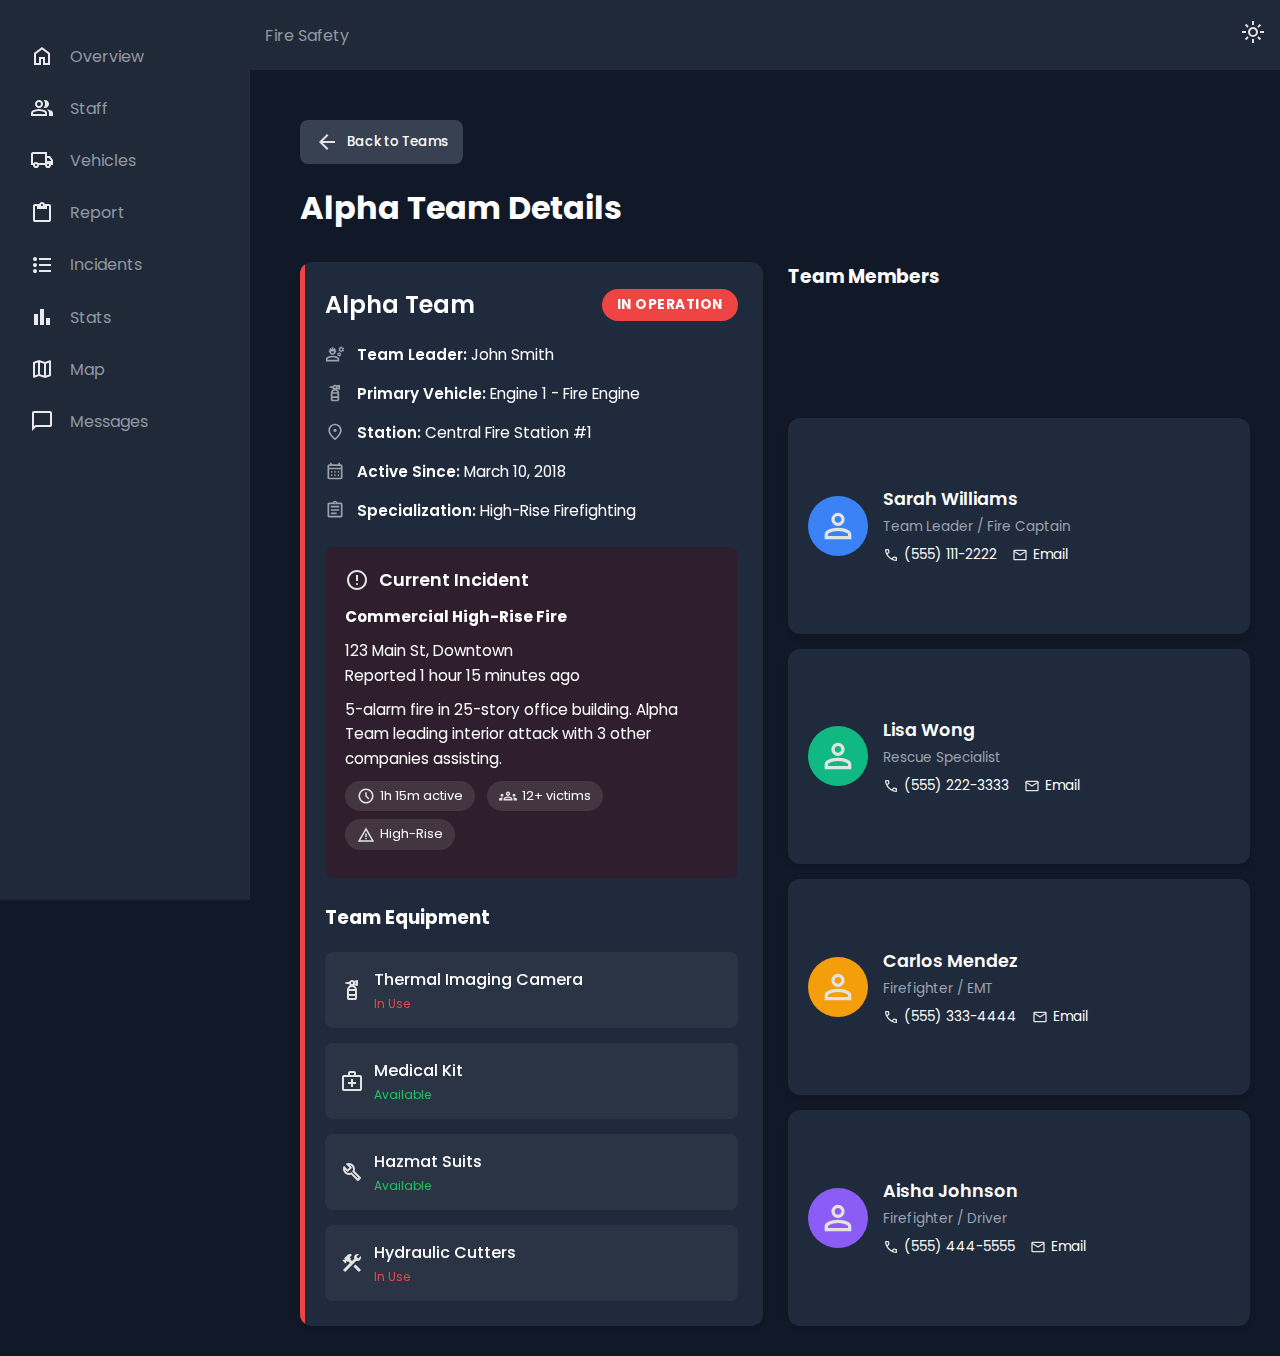
<file: pages/alphaTeam.html>
<!DOCTYPE html>
<html lang="en">
<head>
    <meta charset="UTF-8">
    <meta name="viewport" content="width=device-width, initial-scale=1.0">
    <link rel="stylesheet" href="../styles/global.css">
    <link rel="stylesheet" href="../styles/sidebar.css">
    <link rel="stylesheet" href="../styles/individualTeams.css">
    <title>Alpha Team</title>
</head>
<body>
    <nav id="sidebar">
        <ul>
            <li>
                <a href="../index.html">
                    <svg xmlns="http://www.w3.org/2000/svg" height="24px" viewBox="0 -960 960 960" width="24px" fill="#e8eaed"><path d="M240-200h120v-240h240v240h120v-360L480-740 240-560v360Zm-80 80v-480l320-240 320 240v480H520v-240h-80v240H160Zm320-350Z"/></svg>
                    <span>Overview</span>
                </a>
            </li>
            <li>
                <a href="staff.html">
                    <svg xmlns="http://www.w3.org/2000/svg" height="24px" viewBox="0 -960 960 960" width="24px" fill="#e8eaed"><path d="M40-160v-112q0-34 17.5-62.5T104-378q62-31 126-46.5T360-440q66 0 130 15.5T616-378q29 15 46.5 43.5T680-272v112H40Zm720 0v-120q0-44-24.5-84.5T666-434q51 6 96 20.5t84 35.5q36 20 55 44.5t19 53.5v120H760ZM360-480q-66 0-113-47t-47-113q0-66 47-113t113-47q66 0 113 47t47 113q0 66-47 113t-113 47Zm400-160q0 66-47 113t-113 47q-11 0-28-2.5t-28-5.5q27-32 41.5-71t14.5-81q0-42-14.5-81T544-792q14-5 28-6.5t28-1.5q66 0 113 47t47 113ZM120-240h480v-32q0-11-5.5-20T580-306q-54-27-109-40.5T360-360q-56 0-111 13.5T140-306q-9 5-14.5 14t-5.5 20v32Zm240-320q33 0 56.5-23.5T440-640q0-33-23.5-56.5T360-720q-33 0-56.5 23.5T280-640q0 33 23.5 56.5T360-560Zm0 320Zm0-400Z"/></svg>
                    <span>Staff</span>
                </a>
            </li>
            <li>
                <a href="vehicles.html">
                    <svg xmlns="http://www.w3.org/2000/svg" height="24px" viewBox="0 -960 960 960" width="24px" fill="#e8eaed"><path d="M240-160q-50 0-85-35t-35-85H40v-440q0-33 23.5-56.5T120-800h560v160h120l120 160v200h-80q0 50-35 85t-85 35q-50 0-85-35t-35-85H360q0 50-35 85t-85 35Zm0-80q17 0 28.5-11.5T280-280q0-17-11.5-28.5T240-320q-17 0-28.5 11.5T200-280q0 17 11.5 28.5T240-240ZM120-360h32q17-18 39-29t49-11q27 0 49 11t39 29h272v-360H120v360Zm600 120q17 0 28.5-11.5T760-280q0-17-11.5-28.5T720-320q-17 0-28.5 11.5T680-280q0 17 11.5 28.5T720-240Zm-40-200h170l-90-120h-80v120ZM360-540Z"/></svg>
                    <span>Vehicles</span>
                </a>
            </li>
            <li>
                <a href="report.html">
                    <svg xmlns="http://www.w3.org/2000/svg" height="24px" viewBox="0 -960 960 960" width="24px" fill="#e8eaed"><path d="M200-120q-33 0-56.5-23.5T120-200v-560q0-33 23.5-56.5T200-840h167q11-35 43-57.5t70-22.5q40 0 71.5 22.5T594-840h166q33 0 56.5 23.5T840-760v560q0 33-23.5 56.5T760-120H200Zm0-80h560v-560h-80v120H280v-120h-80v560Zm280-560q17 0 28.5-11.5T520-800q0-17-11.5-28.5T480-840q-17 0-28.5 11.5T440-800q0 17 11.5 28.5T480-760Z"/></svg>
                    <span>Report</span>
                </a>
            </li>
            <li>
                <a href="incidents.html">
                    <svg xmlns="http://www.w3.org/2000/svg" height="24px" viewBox="0 -960 960 960" width="24px" fill="#e8eaed"><path d="M360-200v-80h480v80H360Zm0-240v-80h480v80H360Zm0-240v-80h480v80H360ZM200-160q-33 0-56.5-23.5T120-240q0-33 23.5-56.5T200-320q33 0 56.5 23.5T280-240q0 33-23.5 56.5T200-160Zm0-240q-33 0-56.5-23.5T120-480q0-33 23.5-56.5T200-560q33 0 56.5 23.5T280-480q0 33-23.5 56.5T200-400Zm0-240q-33 0-56.5-23.5T120-720q0-33 23.5-56.5T200-800q33 0 56.5 23.5T280-720q0 33-23.5 56.5T200-640Z"/></svg>
                    <span>Incidents</span>
                </a>
            </li>
            <li>
                <a href="stats.html">
                    <svg xmlns="http://www.w3.org/2000/svg" height="24px" viewBox="0 -960 960 960" width="24px" fill="#e8eaed"><path d="M640-160v-280h160v280H640Zm-240 0v-640h160v640H400Zm-240 0v-440h160v440H160Z"/></svg>
                    <span>Stats</span>
                </a>
            </li>
            <li>
                <a href="map.html">
                    <svg xmlns="http://www.w3.org/2000/svg" height="24px" viewBox="0 -960 960 960" width="24px" fill="#e8eaed"><path d="m600-120-240-84-186 72q-20 8-37-4.5T120-170v-560q0-13 7.5-23t20.5-15l212-72 240 84 186-72q20-8 37 4.5t17 33.5v560q0 13-7.5 23T812-192l-212 72Zm-40-98v-468l-160-56v468l160 56Zm80 0 120-40v-474l-120 46v468Zm-440-10 120-46v-468l-120 40v474Zm440-458v468-468Zm-320-56v468-468Z"/></svg>
                    <span>Map</span>
                </a>
            </li>
            <li>
                <a href="message.html">
                    <svg xmlns="http://www.w3.org/2000/svg" height="24px" viewBox="0 -960 960 960" width="24px" fill="#e8eaed"><path d="M80-80v-720q0-33 23.5-56.5T160-880h640q33 0 56.5 23.5T880-800v480q0 33-23.5 56.5T800-240H240L80-80Zm126-240h594v-480H160v525l46-45Zm-46 0v-480 480Z"/></svg>
                    <span>Messages</span>
                </a>
            </li>
        </ul>
    </nav>
    <main>
        <div class="topbar">
            <p>Fire Safety</p>
            <a href="#">
                <svg xmlns="http://www.w3.org/2000/svg" height="24px" viewBox="0 -960 960 960" width="24px" fill="#e3e3e3"><path d="M480-360q50 0 85-35t35-85q0-50-35-85t-85-35q-50 0-85 35t-35 85q0 50 35 85t85 35Zm0 80q-83 0-141.5-58.5T280-480q0-83 58.5-141.5T480-680q83 0 141.5 58.5T680-480q0 83-58.5 141.5T480-280ZM200-440H40v-80h160v80Zm720 0H760v-80h160v80ZM440-760v-160h80v160h-80Zm0 720v-160h80v160h-80ZM256-650l-101-97 57-59 96 100-52 56Zm492 496-97-101 53-55 101 97-57 59Zm-98-550 97-101 59 57-100 96-56-52ZM154-212l101-97 55 53-97 101-59-57Zm326-268Z"/></svg>
            </a>
        </div>
        <div class="content">
    <button class="btn btnBack" onclick="window.history.back()"><svg xmlns="http://www.w3.org/2000/svg" height="24px" viewBox="0 -960 960 960" width="24px" fill="#e3e3e3"><path d="m313-440 224 224-57 56-320-320 320-320 57 56-224 224h487v80H313Z"/></svg> Back to Teams</button>
    
    <div class="header">
      <h1>Alpha Team Details</h1>
    </div>
    
    <div class="teamDetailsContainer">
      <div class="teamInfoCard">
        <div class="teamHeader">
          <div class="teamName">Alpha Team</div>
          <span class="statusLabel">In Operation</span>
        </div>
        
        <div class="teamMeta">
          <div class="teamMetaItem">
            <svg xmlns="http://www.w3.org/2000/svg" height="24px" viewBox="0 -960 960 960" width="24px" fill="#e3e3e3"><path d="M42-120v-112q0-33 17-62t47-44q51-26 115-44t141-18q77 0 141 18t115 44q30 15 47 44t17 62v112H42Zm80-80h480v-32q0-11-5.5-20T582-266q-36-18-92.5-36T362-320q-71 0-127.5 18T142-266q-9 5-14.5 14t-5.5 20v32Zm240-240q-66 0-113-47t-47-113h-10q-9 0-14.5-5.5T172-620q0-9 5.5-14.5T192-640h10q0-45 22-81t58-57v38q0 9 5.5 14.5T302-720q9 0 14.5-5.5T322-740v-54q9-3 19-4.5t21-1.5q11 0 21 1.5t19 4.5v54q0 9 5.5 14.5T422-720q9 0 14.5-5.5T442-740v-38q36 21 58 57t22 81h10q9 0 14.5 5.5T552-620q0 9-5.5 14.5T532-600h-10q0 66-47 113t-113 47Zm0-80q33 0 56.5-23.5T442-600H282q0 33 23.5 56.5T362-520Zm300 160-6-30q-6-2-11.5-4.5T634-402l-28 10-20-36 22-20v-24l-22-20 20-36 28 10q4-4 10-7t12-5l6-30h40l6 30q6 2 12 5t10 7l28-10 20 36-22 20v24l22 20-20 36-28-10q-5 5-10.5 7.5T708-390l-6 30h-40Zm20-70q12 0 21-9t9-21q0-12-9-21t-21-9q-12 0-21 9t-9 21q0 12 9 21t21 9Zm72-130-8-42q-9-3-16.5-7.5T716-620l-42 14-28-48 34-30q-2-5-2-8v-16q0-3 2-8l-34-30 28-48 42 14q6-6 13.5-10.5T746-798l8-42h56l8 42q9 3 16.5 7.5T848-780l42-14 28 48-34 30q2 5 2 8v16q0 3-2 8l34 30-28 48-42-14q-6 6-13.5 10.5T818-602l-8 42h-56Zm28-90q21 0 35.5-14.5T832-700q0-21-14.5-35.5T782-750q-21 0-35.5 14.5T732-700q0 21 14.5 35.5T782-650ZM362-200Z"/></svg>
            <span><strong>Team Leader:</strong> John Smith</span>
          </div>
          <div class="teamMetaItem">
            <svg xmlns="http://www.w3.org/2000/svg" height="24px" viewBox="0 -960 960 960" width="24px" fill="#e3e3e3"><path d="M279-240v-241l10-39h380l10 39v241H279Zm81-200v120h240v-120H360Zm119-281q17 0 28.5-11.5T519-761q0-17-11.5-28.5T479-801q-17 0-28.5 11.5T439-761q0 17 11.5 28.5T479-721Zm161-17v-46l-42 8q1 4 1 7.5v15q0 3.5-1 7.5l42 8ZM279-481q0-63 35-113t91-72q-11-8-19.5-18.5T371-708l-171-33v-40l171-33q15-30 43.5-49t64.5-19q23 0 44 9t37 23l160-31v240l-160-31q-2 2-3.5 3t-3.5 3q56 22 91 72t35 113h-79q0-50-35-84.5T480-600q-50 0-85 34.5T360-481h-81Zm80 401q-33 0-56.5-23.5T279-160v-80h81v80h240v-80h79v80q0 33-23.5 56.5T599-80H359Z"/></svg>
            <span><strong>Primary Vehicle:</strong> Engine 1 - Fire Engine</span>
          </div>
          <div class="teamMetaItem">
            <svg xmlns="http://www.w3.org/2000/svg" height="24px" viewBox="0 -960 960 960" width="24px" fill="#e3e3e3"><path d="M480-480q33 0 56.5-23.5T560-560q0-33-23.5-56.5T480-640q-33 0-56.5 23.5T400-560q0 33 23.5 56.5T480-480Zm0 294q122-112 181-203.5T720-552q0-109-69.5-178.5T480-800q-101 0-170.5 69.5T240-552q0 71 59 162.5T480-186Zm0 106Q319-217 239.5-334.5T160-552q0-150 96.5-239T480-880q127 0 223.5 89T800-552q0 100-79.5 217.5T480-80Zm0-480Z"/></svg>
            <span><strong>Station:</strong> Central Fire Station #1</span>
          </div>
          <div class="teamMetaItem">
            <svg xmlns="http://www.w3.org/2000/svg" height="24px" viewBox="0 -960 960 960" width="24px" fill="#e3e3e3"><path d="M200-80q-33 0-56.5-23.5T120-160v-560q0-33 23.5-56.5T200-800h40v-80h80v80h320v-80h80v80h40q33 0 56.5 23.5T840-720v560q0 33-23.5 56.5T760-80H200Zm0-80h560v-400H200v400Zm0-480h560v-80H200v80Zm0 0v-80 80Zm280 240q-17 0-28.5-11.5T440-440q0-17 11.5-28.5T480-480q17 0 28.5 11.5T520-440q0 17-11.5 28.5T480-400Zm-160 0q-17 0-28.5-11.5T280-440q0-17 11.5-28.5T320-480q17 0 28.5 11.5T360-440q0 17-11.5 28.5T320-400Zm320 0q-17 0-28.5-11.5T600-440q0-17 11.5-28.5T640-480q17 0 28.5 11.5T680-440q0 17-11.5 28.5T640-400ZM480-240q-17 0-28.5-11.5T440-280q0-17 11.5-28.5T480-320q17 0 28.5 11.5T520-280q0 17-11.5 28.5T480-240Zm-160 0q-17 0-28.5-11.5T280-280q0-17 11.5-28.5T320-320q17 0 28.5 11.5T360-280q0 17-11.5 28.5T320-240Zm320 0q-17 0-28.5-11.5T600-280q0-17 11.5-28.5T640-320q17 0 28.5 11.5T680-280q0 17-11.5 28.5T640-240Z"/></svg>
            <span><strong>Active Since:</strong> March 10, 2018</span>
          </div>
          <div class="teamMetaItem">
            <svg xmlns="http://www.w3.org/2000/svg" height="24px" viewBox="0 -960 960 960" width="24px" fill="#e3e3e3"><path d="M200-120q-33 0-56.5-23.5T120-200v-560q0-33 23.5-56.5T200-840h168q13-36 43.5-58t68.5-22q38 0 68.5 22t43.5 58h168q33 0 56.5 23.5T840-760v560q0 33-23.5 56.5T760-120H200Zm0-80h560v-560H200v560Zm80-80h280v-80H280v80Zm0-160h400v-80H280v80Zm0-160h400v-80H280v80Zm200-190q13 0 21.5-8.5T510-820q0-13-8.5-21.5T480-850q-13 0-21.5 8.5T450-820q0 13 8.5 21.5T480-790ZM200-200v-560 560Z"/></svg>
            <span><strong>Specialization:</strong> High-Rise Firefighting</span>
          </div>
        </div>
        
        <div class="incident">
          <div class="incidentTitle">
            <svg xmlns="http://www.w3.org/2000/svg" height="24px" viewBox="0 -960 960 960" width="24px" fill="#e3e3e3"><path d="M480-280q17 0 28.5-11.5T520-320q0-17-11.5-28.5T480-360q-17 0-28.5 11.5T440-320q0 17 11.5 28.5T480-280Zm-40-160h80v-240h-80v240Zm40 360q-83 0-156-31.5T197-197q-54-54-85.5-127T80-480q0-83 31.5-156T197-763q54-54 127-85.5T480-880q83 0 156 31.5T763-763q54 54 85.5 127T880-480q0 83-31.5 156T763-197q-54 54-127 85.5T480-80Zm0-80q134 0 227-93t93-227q0-134-93-227t-227-93q-134 0-227 93t-93 227q0 134 93 227t227 93Zm0-320Z"/></svg>
            <span>Current Incident</span>
          </div>
          <div class="incidentDetails">
            <p><strong>Commercial High-Rise Fire</strong></p>
            <p>123 Main St, Downtown<br>
            Reported 1 hour 15 minutes ago</p>
            <p>5-alarm fire in 25-story office building. Alpha Team leading interior attack with 3 other companies assisting.</p>
            <div>
              <span class="badge"><svg xmlns="http://www.w3.org/2000/svg" height="18px" viewBox="0 -960 960 960" width="18px" fill="#e3e3e3"><path d="m612-292 56-56-148-148v-184h-80v216l172 172ZM480-80q-83 0-156-31.5T197-197q-54-54-85.5-127T80-480q0-83 31.5-156T197-763q54-54 127-85.5T480-880q83 0 156 31.5T763-763q54 54 85.5 127T880-480q0 83-31.5 156T763-197q-54 54-127 85.5T480-80Zm0-400Zm0 320q133 0 226.5-93.5T800-480q0-133-93.5-226.5T480-800q-133 0-226.5 93.5T160-480q0 133 93.5 226.5T480-160Z"/></svg> 1h 15m active</span>
              <span class="badge"><svg xmlns="http://www.w3.org/2000/svg" height="18px" viewBox="0 -960 960 960" width="18px" fill="#e3e3e3"><path d="M0-240v-63q0-43 44-70t116-27q13 0 25 .5t23 2.5q-14 21-21 44t-7 48v65H0Zm240 0v-65q0-32 17.5-58.5T307-410q32-20 76.5-30t96.5-10q53 0 97.5 10t76.5 30q32 20 49 46.5t17 58.5v65H240Zm540 0v-65q0-26-6.5-49T754-397q11-2 22.5-2.5t23.5-.5q72 0 116 26.5t44 70.5v63H780Zm-455-80h311q-10-20-55.5-35T480-370q-55 0-100.5 15T325-320ZM160-440q-33 0-56.5-23.5T80-520q0-34 23.5-57t56.5-23q34 0 57 23t23 57q0 33-23 56.5T160-440Zm640 0q-33 0-56.5-23.5T720-520q0-34 23.5-57t56.5-23q34 0 57 23t23 57q0 33-23 56.5T800-440Zm-320-40q-50 0-85-35t-35-85q0-51 35-85.5t85-34.5q51 0 85.5 34.5T600-600q0 50-34.5 85T480-480Zm0-80q17 0 28.5-11.5T520-600q0-17-11.5-28.5T480-640q-17 0-28.5 11.5T440-600q0 17 11.5 28.5T480-560Zm1 240Zm-1-280Z"/></svg> 12+ victims</span>
              <span class="badge"><svg xmlns="http://www.w3.org/2000/svg" height="18px" viewBox="0 -960 960 960" width="18px" fill="#e3e3e3"><path d="m40-120 440-760 440 760H40Zm138-80h604L480-720 178-200Zm302-40q17 0 28.5-11.5T520-280q0-17-11.5-28.5T480-320q-17 0-28.5 11.5T440-280q0 17 11.5 28.5T480-240Zm-40-120h80v-200h-80v200Zm40-100Z"/></svg> High-Rise</span>
            </div>
          </div>
        </div>
        
        <h3 style="margin: 25px 0 15px 0;">Team Equipment</h3>
        <div class="equipmentList">
          <div class="equipmentItem">
            <svg xmlns="http://www.w3.org/2000/svg" height="24px" viewBox="0 -960 960 960" width="24px" fill="#e3e3e3"><path d="M279-240v-241l10-39h380l10 39v241H279Zm81-200v120h240v-120H360Zm119-281q17 0 28.5-11.5T519-761q0-17-11.5-28.5T479-801q-17 0-28.5 11.5T439-761q0 17 11.5 28.5T479-721Zm161-17v-46l-42 8q1 4 1 7.5v15q0 3.5-1 7.5l42 8ZM279-481q0-63 35-113t91-72q-11-8-19.5-18.5T371-708l-171-33v-40l171-33q15-30 43.5-49t64.5-19q23 0 44 9t37 23l160-31v240l-160-31q-2 2-3.5 3t-3.5 3q56 22 91 72t35 113h-79q0-50-35-84.5T480-600q-50 0-85 34.5T360-481h-81Zm80 401q-33 0-56.5-23.5T279-160v-80h81v80h240v-80h79v80q0 33-23.5 56.5T599-80H359Z"/></svg>
            <div class="equipmentDetails">
              <div class="equipmentName">Thermal Imaging Camera</div>
              <div class="equipmentStatus statusInUse">In Use</div>
            </div>
          </div>
          <div class="equipmentItem">
            <svg xmlns="http://www.w3.org/2000/svg" height="24px" viewBox="0 -960 960 960" width="24px" fill="#e3e3e3"><path d="M160-80q-33 0-56.5-23.5T80-160v-480q0-33 23.5-56.5T160-720h160v-80q0-33 23.5-56.5T400-880h160q33 0 56.5 23.5T640-800v80h160q33 0 56.5 23.5T880-640v480q0 33-23.5 56.5T800-80H160Zm0-80h640v-480H160v480Zm240-560h160v-80H400v80ZM160-160v-480 480Zm280-200v120h80v-120h120v-80H520v-120h-80v120H320v80h120Z"/></svg>
            <div class="equipmentDetails">
              <div class="equipmentName">Medical Kit</div>
              <div class="equipmentStatus statusActive">Available</div>
            </div>
          </div>
          <div class="equipmentItem">
            <svg xmlns="http://www.w3.org/2000/svg" height="24px" viewBox="0 -960 960 960" width="24px" fill="#e3e3e3"><path d="M686-132 444-376q-20 8-40.5 12t-43.5 4q-100 0-170-70t-70-170q0-36 10-68.5t28-61.5l146 146 72-72-146-146q29-18 61.5-28t68.5-10q100 0 170 70t70 170q0 23-4 43.5T584-516l244 242q12 12 12 29t-12 29l-84 84q-12 12-29 12t-29-12Zm29-85 27-27-256-256q18-20 26-46.5t8-53.5q0-60-38.5-104.5T386-758l74 74q12 12 12 28t-12 28L332-500q-12 12-28 12t-28-12l-74-74q9 57 53.5 95.5T360-440q26 0 52-8t47-25l256 256ZM472-488Z"/></svg>
            <div class="equipmentDetails">
              <div class="equipmentName">Hazmat Suits</div>
              <div class="equipmentStatus statusActive">Available</div>
            </div>
          </div>
          <div class="equipmentItem">
            <svg xmlns="http://www.w3.org/2000/svg" height="24px" viewBox="0 -960 960 960" width="24px" fill="#e3e3e3"><path d="M756-120 537-339l84-84 219 219-84 84Zm-552 0-84-84 276-276-68-68-28 28-51-51v82l-28 28-121-121 28-28h82l-50-50 142-142q20-20 43-29t47-9q24 0 47 9t43 29l-92 92 50 50-28 28 68 68 90-90q-4-11-6.5-23t-2.5-24q0-59 40.5-99.5T701-841q15 0 28.5 3t27.5 9l-99 99 72 72 99-99q7 14 9.5 27.5T841-701q0 59-40.5 99.5T701-561q-12 0-24-2t-23-7L204-120Z"/></svg>
            <div class="equipmentDetails">
              <div class="equipmentName">Hydraulic Cutters</div>
              <div class="equipmentStatus statusInUse">In Use</div>
            </div>
          </div>
        </div>
      </div>
      
      <div class="teamMembers">
        <h3 style="margin-bottom: 15px;">Team Members</h3>
        
        <div class="memberCard">
          <div class="memberAvatar" style="background-color: #3b82f6;">
            <svg xmlns="http://www.w3.org/2000/svg" height="40px" viewBox="0 -960 960 960" width="40px" fill="#e3e3e3"><path d="M480-480q-66 0-113-47t-47-113q0-66 47-113t113-47q66 0 113 47t47 113q0 66-47 113t-113 47ZM160-160v-112q0-34 17.5-62.5T224-378q62-31 126-46.5T480-440q66 0 130 15.5T736-378q29 15 46.5 43.5T800-272v112H160Zm80-80h480v-32q0-11-5.5-20T700-306q-54-27-109-40.5T480-360q-56 0-111 13.5T260-306q-9 5-14.5 14t-5.5 20v32Zm240-320q33 0 56.5-23.5T560-640q0-33-23.5-56.5T480-720q-33 0-56.5 23.5T400-640q0 33 23.5 56.5T480-560Zm0-80Zm0 400Z"/></svg>
          </div>
          <div class="memberInfo">
            <div class="memberName">Sarah Williams</div>
            <div class="memberRole">Team Leader / Fire Captain</div>
            <div class="memberContact">
              <a href="#"><svg xmlns="http://www.w3.org/2000/svg" height="16px" viewBox="0 -960 960 960" width="16px" fill="#e3e3e3"><path d="M798-120q-125 0-247-54.5T329-329Q229-429 174.5-551T120-798q0-18 12-30t30-12h162q14 0 25 9.5t13 22.5l26 140q2 16-1 27t-11 19l-97 98q20 37 47.5 71.5T387-386q31 31 65 57.5t72 48.5l94-94q9-9 23.5-13.5T670-390l138 28q14 4 23 14.5t9 23.5v162q0 18-12 30t-30 12ZM241-600l66-66-17-94h-89q5 41 14 81t26 79Zm358 358q39 17 79.5 27t81.5 13v-88l-94-19-67 67ZM241-600Zm358 358Z"/></svg> (555) 111-2222</a>
              <a href="#"><svg xmlns="http://www.w3.org/2000/svg" height="16px" viewBox="0 -960 960 960" width="16px" fill="#e3e3e3"><path d="M160-160q-33 0-56.5-23.5T80-240v-480q0-33 23.5-56.5T160-800h640q33 0 56.5 23.5T880-720v480q0 33-23.5 56.5T800-160H160Zm320-280L160-640v400h640v-400L480-440Zm0-80 320-200H160l320 200ZM160-640v-80 480-400Z"/></svg> Email</a>
            </div>
          </div>
        </div>
        
        <div class="memberCard">
          <div class="memberAvatar" style="background-color: #10b981;">
            <svg xmlns="http://www.w3.org/2000/svg" height="40px" viewBox="0 -960 960 960" width="40px" fill="#e3e3e3"><path d="M480-480q-66 0-113-47t-47-113q0-66 47-113t113-47q66 0 113 47t47 113q0 66-47 113t-113 47ZM160-160v-112q0-34 17.5-62.5T224-378q62-31 126-46.5T480-440q66 0 130 15.5T736-378q29 15 46.5 43.5T800-272v112H160Zm80-80h480v-32q0-11-5.5-20T700-306q-54-27-109-40.5T480-360q-56 0-111 13.5T260-306q-9 5-14.5 14t-5.5 20v32Zm240-320q33 0 56.5-23.5T560-640q0-33-23.5-56.5T480-720q-33 0-56.5 23.5T400-640q0 33 23.5 56.5T480-560Zm0-80Zm0 400Z"/></svg>
          </div>
          <div class="memberInfo">
            <div class="memberName">Lisa Wong</div>
            <div class="memberRole">Rescue Specialist</div>
            <div class="memberContact">
              <a href="#"><svg xmlns="http://www.w3.org/2000/svg" height="16px" viewBox="0 -960 960 960" width="16px" fill="#e3e3e3"><path d="M798-120q-125 0-247-54.5T329-329Q229-429 174.5-551T120-798q0-18 12-30t30-12h162q14 0 25 9.5t13 22.5l26 140q2 16-1 27t-11 19l-97 98q20 37 47.5 71.5T387-386q31 31 65 57.5t72 48.5l94-94q9-9 23.5-13.5T670-390l138 28q14 4 23 14.5t9 23.5v162q0 18-12 30t-30 12ZM241-600l66-66-17-94h-89q5 41 14 81t26 79Zm358 358q39 17 79.5 27t81.5 13v-88l-94-19-67 67ZM241-600Zm358 358Z"/></svg> (555) 222-3333</a>
              <a href="#"><svg xmlns="http://www.w3.org/2000/svg" height="16px" viewBox="0 -960 960 960" width="16px" fill="#e3e3e3"><path d="M160-160q-33 0-56.5-23.5T80-240v-480q0-33 23.5-56.5T160-800h640q33 0 56.5 23.5T880-720v480q0 33-23.5 56.5T800-160H160Zm320-280L160-640v400h640v-400L480-440Zm0-80 320-200H160l320 200ZM160-640v-80 480-400Z"/></svg> Email</a>
            </div>
          </div>
        </div>
        
        <div class="memberCard">
          <div class="memberAvatar" style="background-color: #f59e0b;">
            <svg xmlns="http://www.w3.org/2000/svg" height="40px" viewBox="0 -960 960 960" width="40px" fill="#e3e3e3"><path d="M480-480q-66 0-113-47t-47-113q0-66 47-113t113-47q66 0 113 47t47 113q0 66-47 113t-113 47ZM160-160v-112q0-34 17.5-62.5T224-378q62-31 126-46.5T480-440q66 0 130 15.5T736-378q29 15 46.5 43.5T800-272v112H160Zm80-80h480v-32q0-11-5.5-20T700-306q-54-27-109-40.5T480-360q-56 0-111 13.5T260-306q-9 5-14.5 14t-5.5 20v32Zm240-320q33 0 56.5-23.5T560-640q0-33-23.5-56.5T480-720q-33 0-56.5 23.5T400-640q0 33 23.5 56.5T480-560Zm0-80Zm0 400Z"/></svg>
          </div>
          <div class="memberInfo">
            <div class="memberName">Carlos Mendez</div>
            <div class="memberRole">Firefighter / EMT</div>
            <div class="memberContact">
              <a href="#"><svg xmlns="http://www.w3.org/2000/svg" height="16px" viewBox="0 -960 960 960" width="16px" fill="#e3e3e3"><path d="M798-120q-125 0-247-54.5T329-329Q229-429 174.5-551T120-798q0-18 12-30t30-12h162q14 0 25 9.5t13 22.5l26 140q2 16-1 27t-11 19l-97 98q20 37 47.5 71.5T387-386q31 31 65 57.5t72 48.5l94-94q9-9 23.5-13.5T670-390l138 28q14 4 23 14.5t9 23.5v162q0 18-12 30t-30 12ZM241-600l66-66-17-94h-89q5 41 14 81t26 79Zm358 358q39 17 79.5 27t81.5 13v-88l-94-19-67 67ZM241-600Zm358 358Z"/></svg> (555) 333-4444</a>
              <a href="#"><svg xmlns="http://www.w3.org/2000/svg" height="16px" viewBox="0 -960 960 960" width="16px" fill="#e3e3e3"><path d="M160-160q-33 0-56.5-23.5T80-240v-480q0-33 23.5-56.5T160-800h640q33 0 56.5 23.5T880-720v480q0 33-23.5 56.5T800-160H160Zm320-280L160-640v400h640v-400L480-440Zm0-80 320-200H160l320 200ZM160-640v-80 480-400Z"/></svg> Email</a>
            </div>
          </div>
        </div>
        
        <div class="memberCard">
          <div class="memberAvatar" style="background-color: #8b5cf6;">
            <svg xmlns="http://www.w3.org/2000/svg" height="40px" viewBox="0 -960 960 960" width="40px" fill="#e3e3e3"><path d="M480-480q-66 0-113-47t-47-113q0-66 47-113t113-47q66 0 113 47t47 113q0 66-47 113t-113 47ZM160-160v-112q0-34 17.5-62.5T224-378q62-31 126-46.5T480-440q66 0 130 15.5T736-378q29 15 46.5 43.5T800-272v112H160Zm80-80h480v-32q0-11-5.5-20T700-306q-54-27-109-40.5T480-360q-56 0-111 13.5T260-306q-9 5-14.5 14t-5.5 20v32Zm240-320q33 0 56.5-23.5T560-640q0-33-23.5-56.5T480-720q-33 0-56.5 23.5T400-640q0 33 23.5 56.5T480-560Zm0-80Zm0 400Z"/></svg>
          </div>
          <div class="memberInfo">
            <div class="memberName">Aisha Johnson</div>
            <div class="memberRole">Firefighter / Driver</div>
            <div class="memberContact">
              <a href="#"><svg xmlns="http://www.w3.org/2000/svg" height="16px" viewBox="0 -960 960 960" width="16px" fill="#e3e3e3"><path d="M798-120q-125 0-247-54.5T329-329Q229-429 174.5-551T120-798q0-18 12-30t30-12h162q14 0 25 9.5t13 22.5l26 140q2 16-1 27t-11 19l-97 98q20 37 47.5 71.5T387-386q31 31 65 57.5t72 48.5l94-94q9-9 23.5-13.5T670-390l138 28q14 4 23 14.5t9 23.5v162q0 18-12 30t-30 12ZM241-600l66-66-17-94h-89q5 41 14 81t26 79Zm358 358q39 17 79.5 27t81.5 13v-88l-94-19-67 67ZM241-600Zm358 358Z"/></svg> (555) 444-5555</a>
              <a href="#"><svg xmlns="http://www.w3.org/2000/svg" height="16px" viewBox="0 -960 960 960" width="16px" fill="#e3e3e3"><path d="M160-160q-33 0-56.5-23.5T80-240v-480q0-33 23.5-56.5T160-800h640q33 0 56.5 23.5T880-720v480q0 33-23.5 56.5T800-160H160Zm320-280L160-640v400h640v-400L480-440Zm0-80 320-200H160l320 200ZM160-640v-80 480-400Z"/></svg> Email</a>
            </div>
          </div>
        </div>
      </div>
    </div>
  </div>
    </main>
</body>
</html>
</file>
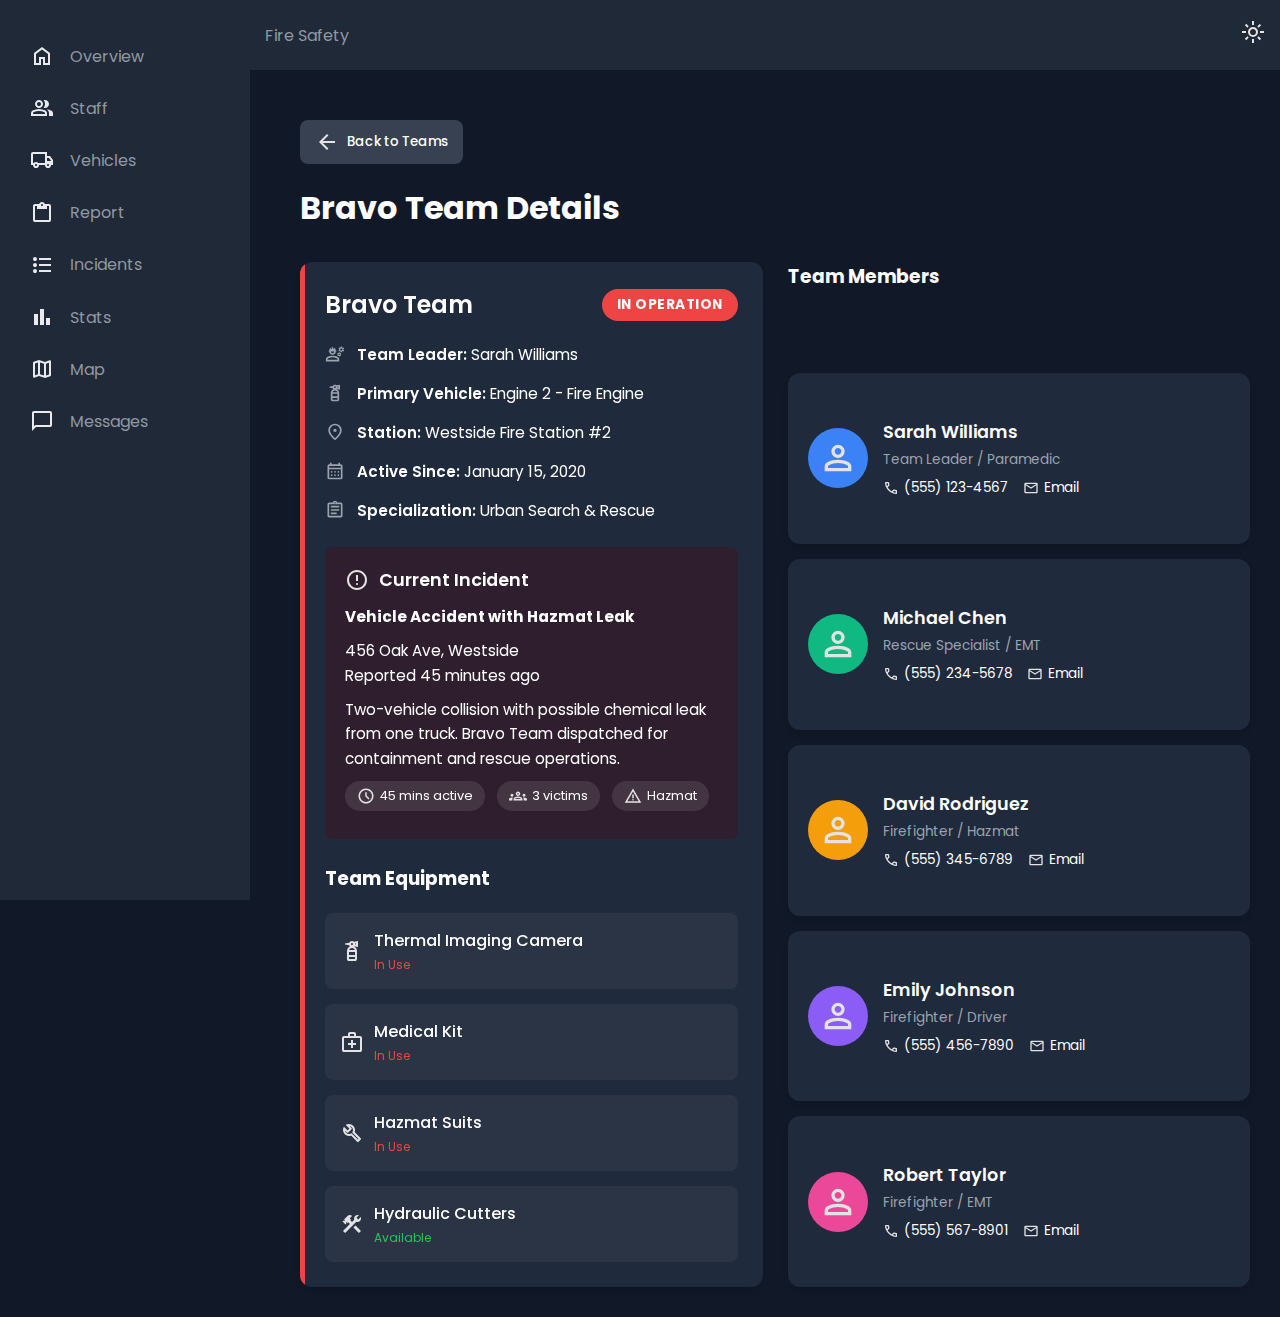
<file: pages/bravoTeam.html>
<!DOCTYPE html>
<html lang="en">
<head>
    <meta charset="UTF-8">
    <meta name="viewport" content="width=device-width, initial-scale=1.0">
    <link rel="stylesheet" href="../styles/global.css">
    <link rel="stylesheet" href="../styles/sidebar.css">
    <link rel="stylesheet" href="../styles/individualTeams.css">
    <title>Bravo Team</title>
</head>
<body>
    <nav id="sidebar">
        <ul>
            <li>
                <a href="../index.html">
                    <svg xmlns="http://www.w3.org/2000/svg" height="24px" viewBox="0 -960 960 960" width="24px" fill="#e8eaed"><path d="M240-200h120v-240h240v240h120v-360L480-740 240-560v360Zm-80 80v-480l320-240 320 240v480H520v-240h-80v240H160Zm320-350Z"/></svg>
                    <span>Overview</span>
                </a>
            </li>
            <li>
                <a href="staff.html">
                    <svg xmlns="http://www.w3.org/2000/svg" height="24px" viewBox="0 -960 960 960" width="24px" fill="#e8eaed"><path d="M40-160v-112q0-34 17.5-62.5T104-378q62-31 126-46.5T360-440q66 0 130 15.5T616-378q29 15 46.5 43.5T680-272v112H40Zm720 0v-120q0-44-24.5-84.5T666-434q51 6 96 20.5t84 35.5q36 20 55 44.5t19 53.5v120H760ZM360-480q-66 0-113-47t-47-113q0-66 47-113t113-47q66 0 113 47t47 113q0 66-47 113t-113 47Zm400-160q0 66-47 113t-113 47q-11 0-28-2.5t-28-5.5q27-32 41.5-71t14.5-81q0-42-14.5-81T544-792q14-5 28-6.5t28-1.5q66 0 113 47t47 113ZM120-240h480v-32q0-11-5.5-20T580-306q-54-27-109-40.5T360-360q-56 0-111 13.5T140-306q-9 5-14.5 14t-5.5 20v32Zm240-320q33 0 56.5-23.5T440-640q0-33-23.5-56.5T360-720q-33 0-56.5 23.5T280-640q0 33 23.5 56.5T360-560Zm0 320Zm0-400Z"/></svg>
                    <span>Staff</span>
                </a>
            </li>
            <li>
                <a href="vehicles.html">
                    <svg xmlns="http://www.w3.org/2000/svg" height="24px" viewBox="0 -960 960 960" width="24px" fill="#e8eaed"><path d="M240-160q-50 0-85-35t-35-85H40v-440q0-33 23.5-56.5T120-800h560v160h120l120 160v200h-80q0 50-35 85t-85 35q-50 0-85-35t-35-85H360q0 50-35 85t-85 35Zm0-80q17 0 28.5-11.5T280-280q0-17-11.5-28.5T240-320q-17 0-28.5 11.5T200-280q0 17 11.5 28.5T240-240ZM120-360h32q17-18 39-29t49-11q27 0 49 11t39 29h272v-360H120v360Zm600 120q17 0 28.5-11.5T760-280q0-17-11.5-28.5T720-320q-17 0-28.5 11.5T680-280q0 17 11.5 28.5T720-240Zm-40-200h170l-90-120h-80v120ZM360-540Z"/></svg>
                    <span>Vehicles</span>
                </a>
            </li>
            <li>
                <a href="report.html">
                    <svg xmlns="http://www.w3.org/2000/svg" height="24px" viewBox="0 -960 960 960" width="24px" fill="#e8eaed"><path d="M200-120q-33 0-56.5-23.5T120-200v-560q0-33 23.5-56.5T200-840h167q11-35 43-57.5t70-22.5q40 0 71.5 22.5T594-840h166q33 0 56.5 23.5T840-760v560q0 33-23.5 56.5T760-120H200Zm0-80h560v-560h-80v120H280v-120h-80v560Zm280-560q17 0 28.5-11.5T520-800q0-17-11.5-28.5T480-840q-17 0-28.5 11.5T440-800q0 17 11.5 28.5T480-760Z"/></svg>
                    <span>Report</span>
                </a>
            </li>
            <li>
                <a href="incidents.html">
                    <svg xmlns="http://www.w3.org/2000/svg" height="24px" viewBox="0 -960 960 960" width="24px" fill="#e8eaed"><path d="M360-200v-80h480v80H360Zm0-240v-80h480v80H360Zm0-240v-80h480v80H360ZM200-160q-33 0-56.5-23.5T120-240q0-33 23.5-56.5T200-320q33 0 56.5 23.5T280-240q0 33-23.5 56.5T200-160Zm0-240q-33 0-56.5-23.5T120-480q0-33 23.5-56.5T200-560q33 0 56.5 23.5T280-480q0 33-23.5 56.5T200-400Zm0-240q-33 0-56.5-23.5T120-720q0-33 23.5-56.5T200-800q33 0 56.5 23.5T280-720q0 33-23.5 56.5T200-640Z"/></svg>
                    <span>Incidents</span>
                </a>
            </li>
            <li>
                <a href="stats.html">
                    <svg xmlns="http://www.w3.org/2000/svg" height="24px" viewBox="0 -960 960 960" width="24px" fill="#e8eaed"><path d="M640-160v-280h160v280H640Zm-240 0v-640h160v640H400Zm-240 0v-440h160v440H160Z"/></svg>
                    <span>Stats</span>
                </a>
            </li>
            <li>
                <a href="map.html">
                    <svg xmlns="http://www.w3.org/2000/svg" height="24px" viewBox="0 -960 960 960" width="24px" fill="#e8eaed"><path d="m600-120-240-84-186 72q-20 8-37-4.5T120-170v-560q0-13 7.5-23t20.5-15l212-72 240 84 186-72q20-8 37 4.5t17 33.5v560q0 13-7.5 23T812-192l-212 72Zm-40-98v-468l-160-56v468l160 56Zm80 0 120-40v-474l-120 46v468Zm-440-10 120-46v-468l-120 40v474Zm440-458v468-468Zm-320-56v468-468Z"/></svg>
                    <span>Map</span>
                </a>
            </li>
            <li>
                <a href="message.html">
                    <svg xmlns="http://www.w3.org/2000/svg" height="24px" viewBox="0 -960 960 960" width="24px" fill="#e8eaed"><path d="M80-80v-720q0-33 23.5-56.5T160-880h640q33 0 56.5 23.5T880-800v480q0 33-23.5 56.5T800-240H240L80-80Zm126-240h594v-480H160v525l46-45Zm-46 0v-480 480Z"/></svg>
                    <span>Messages</span>
                </a>
            </li>
        </ul>
    </nav>
    <main>
        <div class="topbar">
            <p>Fire Safety</p>
            <a href="#">
                <svg xmlns="http://www.w3.org/2000/svg" height="24px" viewBox="0 -960 960 960" width="24px" fill="#e3e3e3"><path d="M480-360q50 0 85-35t35-85q0-50-35-85t-85-35q-50 0-85 35t-35 85q0 50 35 85t85 35Zm0 80q-83 0-141.5-58.5T280-480q0-83 58.5-141.5T480-680q83 0 141.5 58.5T680-480q0 83-58.5 141.5T480-280ZM200-440H40v-80h160v80Zm720 0H760v-80h160v80ZM440-760v-160h80v160h-80Zm0 720v-160h80v160h-80ZM256-650l-101-97 57-59 96 100-52 56Zm492 496-97-101 53-55 101 97-57 59Zm-98-550 97-101 59 57-100 96-56-52ZM154-212l101-97 55 53-97 101-59-57Zm326-268Z"/></svg>
            </a>
        </div>
        <div class="content">
    <button class="btn btnBack" onclick="window.history.back()"><svg xmlns="http://www.w3.org/2000/svg" height="24px" viewBox="0 -960 960 960" width="24px" fill="#e3e3e3"><path d="m313-440 224 224-57 56-320-320 320-320 57 56-224 224h487v80H313Z"/></svg> Back to Teams</button>
    
    <div class="header">
      <h1>Bravo Team Details</h1>
    </div>
    
    <div class="teamDetailsContainer">
      <div class="teamInfoCard">
        <div class="teamHeader">
          <div class="teamName">Bravo Team</div>
          <span class="statusLabel">In Operation</span>
        </div>
        
        <div class="teamMeta">
          <div class="teamMetaItem">
            <svg xmlns="http://www.w3.org/2000/svg" height="24px" viewBox="0 -960 960 960" width="24px" fill="#e3e3e3"><path d="M42-120v-112q0-33 17-62t47-44q51-26 115-44t141-18q77 0 141 18t115 44q30 15 47 44t17 62v112H42Zm80-80h480v-32q0-11-5.5-20T582-266q-36-18-92.5-36T362-320q-71 0-127.5 18T142-266q-9 5-14.5 14t-5.5 20v32Zm240-240q-66 0-113-47t-47-113h-10q-9 0-14.5-5.5T172-620q0-9 5.5-14.5T192-640h10q0-45 22-81t58-57v38q0 9 5.5 14.5T302-720q9 0 14.5-5.5T322-740v-54q9-3 19-4.5t21-1.5q11 0 21 1.5t19 4.5v54q0 9 5.5 14.5T422-720q9 0 14.5-5.5T442-740v-38q36 21 58 57t22 81h10q9 0 14.5 5.5T552-620q0 9-5.5 14.5T532-600h-10q0 66-47 113t-113 47Zm0-80q33 0 56.5-23.5T442-600H282q0 33 23.5 56.5T362-520Zm300 160-6-30q-6-2-11.5-4.5T634-402l-28 10-20-36 22-20v-24l-22-20 20-36 28 10q4-4 10-7t12-5l6-30h40l6 30q6 2 12 5t10 7l28-10 20 36-22 20v24l22 20-20 36-28-10q-5 5-10.5 7.5T708-390l-6 30h-40Zm20-70q12 0 21-9t9-21q0-12-9-21t-21-9q-12 0-21 9t-9 21q0 12 9 21t21 9Zm72-130-8-42q-9-3-16.5-7.5T716-620l-42 14-28-48 34-30q-2-5-2-8v-16q0-3 2-8l-34-30 28-48 42 14q6-6 13.5-10.5T746-798l8-42h56l8 42q9 3 16.5 7.5T848-780l42-14 28 48-34 30q2 5 2 8v16q0 3-2 8l34 30-28 48-42-14q-6 6-13.5 10.5T818-602l-8 42h-56Zm28-90q21 0 35.5-14.5T832-700q0-21-14.5-35.5T782-750q-21 0-35.5 14.5T732-700q0 21 14.5 35.5T782-650ZM362-200Z"/></svg>
            <span><strong>Team Leader:</strong> Sarah Williams</span>
          </div>
          <div class="teamMetaItem">
            <svg xmlns="http://www.w3.org/2000/svg" height="24px" viewBox="0 -960 960 960" width="24px" fill="#e3e3e3"><path d="M279-240v-241l10-39h380l10 39v241H279Zm81-200v120h240v-120H360Zm119-281q17 0 28.5-11.5T519-761q0-17-11.5-28.5T479-801q-17 0-28.5 11.5T439-761q0 17 11.5 28.5T479-721Zm161-17v-46l-42 8q1 4 1 7.5v15q0 3.5-1 7.5l42 8ZM279-481q0-63 35-113t91-72q-11-8-19.5-18.5T371-708l-171-33v-40l171-33q15-30 43.5-49t64.5-19q23 0 44 9t37 23l160-31v240l-160-31q-2 2-3.5 3t-3.5 3q56 22 91 72t35 113h-79q0-50-35-84.5T480-600q-50 0-85 34.5T360-481h-81Zm80 401q-33 0-56.5-23.5T279-160v-80h81v80h240v-80h79v80q0 33-23.5 56.5T599-80H359Z"/></svg>
            <span><strong>Primary Vehicle:</strong> Engine 2 - Fire Engine</span>
          </div>
          <div class="teamMetaItem">
            <svg xmlns="http://www.w3.org/2000/svg" height="24px" viewBox="0 -960 960 960" width="24px" fill="#e3e3e3"><path d="M480-480q33 0 56.5-23.5T560-560q0-33-23.5-56.5T480-640q-33 0-56.5 23.5T400-560q0 33 23.5 56.5T480-480Zm0 294q122-112 181-203.5T720-552q0-109-69.5-178.5T480-800q-101 0-170.5 69.5T240-552q0 71 59 162.5T480-186Zm0 106Q319-217 239.5-334.5T160-552q0-150 96.5-239T480-880q127 0 223.5 89T800-552q0 100-79.5 217.5T480-80Zm0-480Z"/></svg>
            <span><strong>Station:</strong> Westside Fire Station #2</span>
          </div>
          <div class="teamMetaItem">
            <svg xmlns="http://www.w3.org/2000/svg" height="24px" viewBox="0 -960 960 960" width="24px" fill="#e3e3e3"><path d="M200-80q-33 0-56.5-23.5T120-160v-560q0-33 23.5-56.5T200-800h40v-80h80v80h320v-80h80v80h40q33 0 56.5 23.5T840-720v560q0 33-23.5 56.5T760-80H200Zm0-80h560v-400H200v400Zm0-480h560v-80H200v80Zm0 0v-80 80Zm280 240q-17 0-28.5-11.5T440-440q0-17 11.5-28.5T480-480q17 0 28.5 11.5T520-440q0 17-11.5 28.5T480-400Zm-160 0q-17 0-28.5-11.5T280-440q0-17 11.5-28.5T320-480q17 0 28.5 11.5T360-440q0 17-11.5 28.5T320-400Zm320 0q-17 0-28.5-11.5T600-440q0-17 11.5-28.5T640-480q17 0 28.5 11.5T680-440q0 17-11.5 28.5T640-400ZM480-240q-17 0-28.5-11.5T440-280q0-17 11.5-28.5T480-320q17 0 28.5 11.5T520-280q0 17-11.5 28.5T480-240Zm-160 0q-17 0-28.5-11.5T280-280q0-17 11.5-28.5T320-320q17 0 28.5 11.5T360-280q0 17-11.5 28.5T320-240Zm320 0q-17 0-28.5-11.5T600-280q0-17 11.5-28.5T640-320q17 0 28.5 11.5T680-280q0 17-11.5 28.5T640-240Z"/></svg>
            <span><strong>Active Since:</strong> January 15, 2020</span>
          </div>
          <div class="teamMetaItem">
            <svg xmlns="http://www.w3.org/2000/svg" height="24px" viewBox="0 -960 960 960" width="24px" fill="#e3e3e3"><path d="M200-120q-33 0-56.5-23.5T120-200v-560q0-33 23.5-56.5T200-840h168q13-36 43.5-58t68.5-22q38 0 68.5 22t43.5 58h168q33 0 56.5 23.5T840-760v560q0 33-23.5 56.5T760-120H200Zm0-80h560v-560H200v560Zm80-80h280v-80H280v80Zm0-160h400v-80H280v80Zm0-160h400v-80H280v80Zm200-190q13 0 21.5-8.5T510-820q0-13-8.5-21.5T480-850q-13 0-21.5 8.5T450-820q0 13 8.5 21.5T480-790ZM200-200v-560 560Z"/></svg>
            <span><strong>Specialization:</strong> Urban Search & Rescue</span>
          </div>
        </div>
        
        <div class="incident">
          <div class="incidentTitle">
            <svg xmlns="http://www.w3.org/2000/svg" height="24px" viewBox="0 -960 960 960" width="24px" fill="#e3e3e3"><path d="M480-280q17 0 28.5-11.5T520-320q0-17-11.5-28.5T480-360q-17 0-28.5 11.5T440-320q0 17 11.5 28.5T480-280Zm-40-160h80v-240h-80v240Zm40 360q-83 0-156-31.5T197-197q-54-54-85.5-127T80-480q0-83 31.5-156T197-763q54-54 127-85.5T480-880q83 0 156 31.5T763-763q54 54 85.5 127T880-480q0 83-31.5 156T763-197q-54 54-127 85.5T480-80Zm0-80q134 0 227-93t93-227q0-134-93-227t-227-93q-134 0-227 93t-93 227q0 134 93 227t227 93Zm0-320Z"/></svg>
            <span>Current Incident</span>
          </div>
          <div class="incidentDetails">
            <p><strong>Vehicle Accident with Hazmat Leak</strong></p>
            <p>456 Oak Ave, Westside<br>
            Reported 45 minutes ago</p>
            <p>Two-vehicle collision with possible chemical leak from one truck. Bravo Team dispatched for containment and rescue operations.</p>
            <div>
              <span class="badge"><svg xmlns="http://www.w3.org/2000/svg" height="18px" viewBox="0 -960 960 960" width="18px" fill="#e3e3e3"><path d="m612-292 56-56-148-148v-184h-80v216l172 172ZM480-80q-83 0-156-31.5T197-197q-54-54-85.5-127T80-480q0-83 31.5-156T197-763q54-54 127-85.5T480-880q83 0 156 31.5T763-763q54 54 85.5 127T880-480q0 83-31.5 156T763-197q-54 54-127 85.5T480-80Zm0-400Zm0 320q133 0 226.5-93.5T800-480q0-133-93.5-226.5T480-800q-133 0-226.5 93.5T160-480q0 133 93.5 226.5T480-160Z"/></svg> 45 mins active</span>
              <span class="badge"><svg xmlns="http://www.w3.org/2000/svg" height="18px" viewBox="0 -960 960 960" width="18px" fill="#e3e3e3"><path d="M0-240v-63q0-43 44-70t116-27q13 0 25 .5t23 2.5q-14 21-21 44t-7 48v65H0Zm240 0v-65q0-32 17.5-58.5T307-410q32-20 76.5-30t96.5-10q53 0 97.5 10t76.5 30q32 20 49 46.5t17 58.5v65H240Zm540 0v-65q0-26-6.5-49T754-397q11-2 22.5-2.5t23.5-.5q72 0 116 26.5t44 70.5v63H780Zm-455-80h311q-10-20-55.5-35T480-370q-55 0-100.5 15T325-320ZM160-440q-33 0-56.5-23.5T80-520q0-34 23.5-57t56.5-23q34 0 57 23t23 57q0 33-23 56.5T160-440Zm640 0q-33 0-56.5-23.5T720-520q0-34 23.5-57t56.5-23q34 0 57 23t23 57q0 33-23 56.5T800-440Zm-320-40q-50 0-85-35t-35-85q0-51 35-85.5t85-34.5q51 0 85.5 34.5T600-600q0 50-34.5 85T480-480Zm0-80q17 0 28.5-11.5T520-600q0-17-11.5-28.5T480-640q-17 0-28.5 11.5T440-600q0 17 11.5 28.5T480-560Zm1 240Zm-1-280Z"/></svg> 3 victims</span>
              <span class="badge"><svg xmlns="http://www.w3.org/2000/svg" height="18px" viewBox="0 -960 960 960" width="18px" fill="#e3e3e3"><path d="m40-120 440-760 440 760H40Zm138-80h604L480-720 178-200Zm302-40q17 0 28.5-11.5T520-280q0-17-11.5-28.5T480-320q-17 0-28.5 11.5T440-280q0 17 11.5 28.5T480-240Zm-40-120h80v-200h-80v200Zm40-100Z"/></svg> Hazmat</span>
            </div>
          </div>
        </div>
        
        <h3 style="margin: 25px 0 15px 0;">Team Equipment</h3>
        <div class="equipmentList">
          <div class="equipmentItem">
            <svg xmlns="http://www.w3.org/2000/svg" height="24px" viewBox="0 -960 960 960" width="24px" fill="#e3e3e3"><path d="M279-240v-241l10-39h380l10 39v241H279Zm81-200v120h240v-120H360Zm119-281q17 0 28.5-11.5T519-761q0-17-11.5-28.5T479-801q-17 0-28.5 11.5T439-761q0 17 11.5 28.5T479-721Zm161-17v-46l-42 8q1 4 1 7.5v15q0 3.5-1 7.5l42 8ZM279-481q0-63 35-113t91-72q-11-8-19.5-18.5T371-708l-171-33v-40l171-33q15-30 43.5-49t64.5-19q23 0 44 9t37 23l160-31v240l-160-31q-2 2-3.5 3t-3.5 3q56 22 91 72t35 113h-79q0-50-35-84.5T480-600q-50 0-85 34.5T360-481h-81Zm80 401q-33 0-56.5-23.5T279-160v-80h81v80h240v-80h79v80q0 33-23.5 56.5T599-80H359Z"/></svg>
            <div class="equipmentDetails">
              <div class="equipmentName">Thermal Imaging Camera</div>
              <div class="equipmentStatus statusInUse">In Use</div>
            </div>
          </div>
          <div class="equipmentItem">
            <svg xmlns="http://www.w3.org/2000/svg" height="24px" viewBox="0 -960 960 960" width="24px" fill="#e3e3e3"><path d="M160-80q-33 0-56.5-23.5T80-160v-480q0-33 23.5-56.5T160-720h160v-80q0-33 23.5-56.5T400-880h160q33 0 56.5 23.5T640-800v80h160q33 0 56.5 23.5T880-640v480q0 33-23.5 56.5T800-80H160Zm0-80h640v-480H160v480Zm240-560h160v-80H400v80ZM160-160v-480 480Zm280-200v120h80v-120h120v-80H520v-120h-80v120H320v80h120Z"/></svg>
            <div class="equipmentDetails">
              <div class="equipmentName">Medical Kit</div>
              <div class="equipmentStatus statusInUse">In Use</div>
            </div>
          </div>
          <div class="equipmentItem">
            <svg xmlns="http://www.w3.org/2000/svg" height="24px" viewBox="0 -960 960 960" width="24px" fill="#e3e3e3"><path d="M686-132 444-376q-20 8-40.5 12t-43.5 4q-100 0-170-70t-70-170q0-36 10-68.5t28-61.5l146 146 72-72-146-146q29-18 61.5-28t68.5-10q100 0 170 70t70 170q0 23-4 43.5T584-516l244 242q12 12 12 29t-12 29l-84 84q-12 12-29 12t-29-12Zm29-85 27-27-256-256q18-20 26-46.5t8-53.5q0-60-38.5-104.5T386-758l74 74q12 12 12 28t-12 28L332-500q-12 12-28 12t-28-12l-74-74q9 57 53.5 95.5T360-440q26 0 52-8t47-25l256 256ZM472-488Z"/></svg>
            <div class="equipmentDetails">
              <div class="equipmentName">Hazmat Suits</div>
              <div class="equipmentStatus statusInUse">In Use</div>
            </div>
          </div>
          <div class="equipmentItem">
            <svg xmlns="http://www.w3.org/2000/svg" height="24px" viewBox="0 -960 960 960" width="24px" fill="#e3e3e3"><path d="M756-120 537-339l84-84 219 219-84 84Zm-552 0-84-84 276-276-68-68-28 28-51-51v82l-28 28-121-121 28-28h82l-50-50 142-142q20-20 43-29t47-9q24 0 47 9t43 29l-92 92 50 50-28 28 68 68 90-90q-4-11-6.5-23t-2.5-24q0-59 40.5-99.5T701-841q15 0 28.5 3t27.5 9l-99 99 72 72 99-99q7 14 9.5 27.5T841-701q0 59-40.5 99.5T701-561q-12 0-24-2t-23-7L204-120Z"/></svg>
            <div class="equipmentDetails">
              <div class="equipmentName">Hydraulic Cutters</div>
              <div class="equipmentStatus statusActive">Available</div>
            </div>
          </div>
        </div>
      </div>
      
      <div class="teamMembers">
        <h3 style="margin-bottom: 15px;">Team Members</h3>
        
        <div class="memberCard">
          <div class="memberAvatar" style="background-color: #3b82f6;">
            <svg xmlns="http://www.w3.org/2000/svg" height="40px" viewBox="0 -960 960 960" width="40px" fill="#e3e3e3"><path d="M480-480q-66 0-113-47t-47-113q0-66 47-113t113-47q66 0 113 47t47 113q0 66-47 113t-113 47ZM160-160v-112q0-34 17.5-62.5T224-378q62-31 126-46.5T480-440q66 0 130 15.5T736-378q29 15 46.5 43.5T800-272v112H160Zm80-80h480v-32q0-11-5.5-20T700-306q-54-27-109-40.5T480-360q-56 0-111 13.5T260-306q-9 5-14.5 14t-5.5 20v32Zm240-320q33 0 56.5-23.5T560-640q0-33-23.5-56.5T480-720q-33 0-56.5 23.5T400-640q0 33 23.5 56.5T480-560Zm0-80Zm0 400Z"/></svg>
          </div>
          <div class="memberInfo">
            <div class="memberName">Sarah Williams</div>
            <div class="memberRole">Team Leader / Paramedic</div>
            <div class="memberContact">
              <a href="#"><svg xmlns="http://www.w3.org/2000/svg" height="16px" viewBox="0 -960 960 960" width="16px" fill="#e3e3e3"><path d="M798-120q-125 0-247-54.5T329-329Q229-429 174.5-551T120-798q0-18 12-30t30-12h162q14 0 25 9.5t13 22.5l26 140q2 16-1 27t-11 19l-97 98q20 37 47.5 71.5T387-386q31 31 65 57.5t72 48.5l94-94q9-9 23.5-13.5T670-390l138 28q14 4 23 14.5t9 23.5v162q0 18-12 30t-30 12ZM241-600l66-66-17-94h-89q5 41 14 81t26 79Zm358 358q39 17 79.5 27t81.5 13v-88l-94-19-67 67ZM241-600Zm358 358Z"/></svg> (555) 123-4567</a>
              <a href="#"><svg xmlns="http://www.w3.org/2000/svg" height="16px" viewBox="0 -960 960 960" width="16px" fill="#e3e3e3"><path d="M160-160q-33 0-56.5-23.5T80-240v-480q0-33 23.5-56.5T160-800h640q33 0 56.5 23.5T880-720v480q0 33-23.5 56.5T800-160H160Zm320-280L160-640v400h640v-400L480-440Zm0-80 320-200H160l320 200ZM160-640v-80 480-400Z"/></svg> Email</a>
            </div>
          </div>
        </div>
        
        <div class="memberCard">
          <div class="memberAvatar" style="background-color: #10b981;">
            <svg xmlns="http://www.w3.org/2000/svg" height="40px" viewBox="0 -960 960 960" width="40px" fill="#e3e3e3"><path d="M480-480q-66 0-113-47t-47-113q0-66 47-113t113-47q66 0 113 47t47 113q0 66-47 113t-113 47ZM160-160v-112q0-34 17.5-62.5T224-378q62-31 126-46.5T480-440q66 0 130 15.5T736-378q29 15 46.5 43.5T800-272v112H160Zm80-80h480v-32q0-11-5.5-20T700-306q-54-27-109-40.5T480-360q-56 0-111 13.5T260-306q-9 5-14.5 14t-5.5 20v32Zm240-320q33 0 56.5-23.5T560-640q0-33-23.5-56.5T480-720q-33 0-56.5 23.5T400-640q0 33 23.5 56.5T480-560Zm0-80Zm0 400Z"/></svg>
          </div>
          <div class="memberInfo">
            <div class="memberName">Michael Chen</div>
            <div class="memberRole">Rescue Specialist / EMT</div>
            <div class="memberContact">
              <a href="#"><svg xmlns="http://www.w3.org/2000/svg" height="16px" viewBox="0 -960 960 960" width="16px" fill="#e3e3e3"><path d="M798-120q-125 0-247-54.5T329-329Q229-429 174.5-551T120-798q0-18 12-30t30-12h162q14 0 25 9.5t13 22.5l26 140q2 16-1 27t-11 19l-97 98q20 37 47.5 71.5T387-386q31 31 65 57.5t72 48.5l94-94q9-9 23.5-13.5T670-390l138 28q14 4 23 14.5t9 23.5v162q0 18-12 30t-30 12ZM241-600l66-66-17-94h-89q5 41 14 81t26 79Zm358 358q39 17 79.5 27t81.5 13v-88l-94-19-67 67ZM241-600Zm358 358Z"/></svg> (555) 234-5678</a>
              <a href="#"><svg xmlns="http://www.w3.org/2000/svg" height="16px" viewBox="0 -960 960 960" width="16px" fill="#e3e3e3"><path d="M160-160q-33 0-56.5-23.5T80-240v-480q0-33 23.5-56.5T160-800h640q33 0 56.5 23.5T880-720v480q0 33-23.5 56.5T800-160H160Zm320-280L160-640v400h640v-400L480-440Zm0-80 320-200H160l320 200ZM160-640v-80 480-400Z"/></svg> Email</a>
            </div>
          </div>
        </div>
        
        <div class="memberCard">
          <div class="memberAvatar" style="background-color: #f59e0b;">
            <svg xmlns="http://www.w3.org/2000/svg" height="40px" viewBox="0 -960 960 960" width="40px" fill="#e3e3e3"><path d="M480-480q-66 0-113-47t-47-113q0-66 47-113t113-47q66 0 113 47t47 113q0 66-47 113t-113 47ZM160-160v-112q0-34 17.5-62.5T224-378q62-31 126-46.5T480-440q66 0 130 15.5T736-378q29 15 46.5 43.5T800-272v112H160Zm80-80h480v-32q0-11-5.5-20T700-306q-54-27-109-40.5T480-360q-56 0-111 13.5T260-306q-9 5-14.5 14t-5.5 20v32Zm240-320q33 0 56.5-23.5T560-640q0-33-23.5-56.5T480-720q-33 0-56.5 23.5T400-640q0 33 23.5 56.5T480-560Zm0-80Zm0 400Z"/></svg>
          </div>
          <div class="memberInfo">
            <div class="memberName">David Rodriguez</div>
            <div class="memberRole">Firefighter / Hazmat</div>
            <div class="memberContact">
              <a href="#"><svg xmlns="http://www.w3.org/2000/svg" height="16px" viewBox="0 -960 960 960" width="16px" fill="#e3e3e3"><path d="M798-120q-125 0-247-54.5T329-329Q229-429 174.5-551T120-798q0-18 12-30t30-12h162q14 0 25 9.5t13 22.5l26 140q2 16-1 27t-11 19l-97 98q20 37 47.5 71.5T387-386q31 31 65 57.5t72 48.5l94-94q9-9 23.5-13.5T670-390l138 28q14 4 23 14.5t9 23.5v162q0 18-12 30t-30 12ZM241-600l66-66-17-94h-89q5 41 14 81t26 79Zm358 358q39 17 79.5 27t81.5 13v-88l-94-19-67 67ZM241-600Zm358 358Z"/></svg> (555) 345-6789</a>
              <a href="#"><svg xmlns="http://www.w3.org/2000/svg" height="16px" viewBox="0 -960 960 960" width="16px" fill="#e3e3e3"><path d="M160-160q-33 0-56.5-23.5T80-240v-480q0-33 23.5-56.5T160-800h640q33 0 56.5 23.5T880-720v480q0 33-23.5 56.5T800-160H160Zm320-280L160-640v400h640v-400L480-440Zm0-80 320-200H160l320 200ZM160-640v-80 480-400Z"/></svg> Email</a>
            </div>
          </div>
        </div>
        
        <div class="memberCard">
          <div class="memberAvatar" style="background-color: #8b5cf6;">
            <svg xmlns="http://www.w3.org/2000/svg" height="40px" viewBox="0 -960 960 960" width="40px" fill="#e3e3e3"><path d="M480-480q-66 0-113-47t-47-113q0-66 47-113t113-47q66 0 113 47t47 113q0 66-47 113t-113 47ZM160-160v-112q0-34 17.5-62.5T224-378q62-31 126-46.5T480-440q66 0 130 15.5T736-378q29 15 46.5 43.5T800-272v112H160Zm80-80h480v-32q0-11-5.5-20T700-306q-54-27-109-40.5T480-360q-56 0-111 13.5T260-306q-9 5-14.5 14t-5.5 20v32Zm240-320q33 0 56.5-23.5T560-640q0-33-23.5-56.5T480-720q-33 0-56.5 23.5T400-640q0 33 23.5 56.5T480-560Zm0-80Zm0 400Z"/></svg>
          </div>
          <div class="memberInfo">
            <div class="memberName">Emily Johnson</div>
            <div class="memberRole">Firefighter / Driver</div>
            <div class="memberContact">
              <a href="#"><svg xmlns="http://www.w3.org/2000/svg" height="16px" viewBox="0 -960 960 960" width="16px" fill="#e3e3e3"><path d="M798-120q-125 0-247-54.5T329-329Q229-429 174.5-551T120-798q0-18 12-30t30-12h162q14 0 25 9.5t13 22.5l26 140q2 16-1 27t-11 19l-97 98q20 37 47.5 71.5T387-386q31 31 65 57.5t72 48.5l94-94q9-9 23.5-13.5T670-390l138 28q14 4 23 14.5t9 23.5v162q0 18-12 30t-30 12ZM241-600l66-66-17-94h-89q5 41 14 81t26 79Zm358 358q39 17 79.5 27t81.5 13v-88l-94-19-67 67ZM241-600Zm358 358Z"/></svg> (555) 456-7890</a>
              <a href="#"><svg xmlns="http://www.w3.org/2000/svg" height="16px" viewBox="0 -960 960 960" width="16px" fill="#e3e3e3"><path d="M160-160q-33 0-56.5-23.5T80-240v-480q0-33 23.5-56.5T160-800h640q33 0 56.5 23.5T880-720v480q0 33-23.5 56.5T800-160H160Zm320-280L160-640v400h640v-400L480-440Zm0-80 320-200H160l320 200ZM160-640v-80 480-400Z"/></svg> Email</a>
            </div>
          </div>
        </div>
        
        <div class="memberCard">
          <div class="memberAvatar" style="background-color: #ec4899;">
            <svg xmlns="http://www.w3.org/2000/svg" height="40px" viewBox="0 -960 960 960" width="40px" fill="#e3e3e3"><path d="M480-480q-66 0-113-47t-47-113q0-66 47-113t113-47q66 0 113 47t47 113q0 66-47 113t-113 47ZM160-160v-112q0-34 17.5-62.5T224-378q62-31 126-46.5T480-440q66 0 130 15.5T736-378q29 15 46.5 43.5T800-272v112H160Zm80-80h480v-32q0-11-5.5-20T700-306q-54-27-109-40.5T480-360q-56 0-111 13.5T260-306q-9 5-14.5 14t-5.5 20v32Zm240-320q33 0 56.5-23.5T560-640q0-33-23.5-56.5T480-720q-33 0-56.5 23.5T400-640q0 33 23.5 56.5T480-560Zm0-80Zm0 400Z"/></svg>
          </div>
          <div class="memberInfo">
            <div class="memberName">Robert Taylor</div>
            <div class="memberRole">Firefighter / EMT</div>
            <div class="memberContact">
              <a href="#"><svg xmlns="http://www.w3.org/2000/svg" height="16px" viewBox="0 -960 960 960" width="16px" fill="#e3e3e3"><path d="M798-120q-125 0-247-54.5T329-329Q229-429 174.5-551T120-798q0-18 12-30t30-12h162q14 0 25 9.5t13 22.5l26 140q2 16-1 27t-11 19l-97 98q20 37 47.5 71.5T387-386q31 31 65 57.5t72 48.5l94-94q9-9 23.5-13.5T670-390l138 28q14 4 23 14.5t9 23.5v162q0 18-12 30t-30 12ZM241-600l66-66-17-94h-89q5 41 14 81t26 79Zm358 358q39 17 79.5 27t81.5 13v-88l-94-19-67 67ZM241-600Zm358 358Z"/></svg> (555) 567-8901</a>
              <a href="#"><svg xmlns="http://www.w3.org/2000/svg" height="16px" viewBox="0 -960 960 960" width="16px" fill="#e3e3e3"><path d="M160-160q-33 0-56.5-23.5T80-240v-480q0-33 23.5-56.5T160-800h640q33 0 56.5 23.5T880-720v480q0 33-23.5 56.5T800-160H160Zm320-280L160-640v400h640v-400L480-440Zm0-80 320-200H160l320 200ZM160-640v-80 480-400Z"/></svg> Email</a>
            </div>
          </div>
        </div>
      </div>
    </div>
  </div>
    </main>
</body>
</html>
</file>
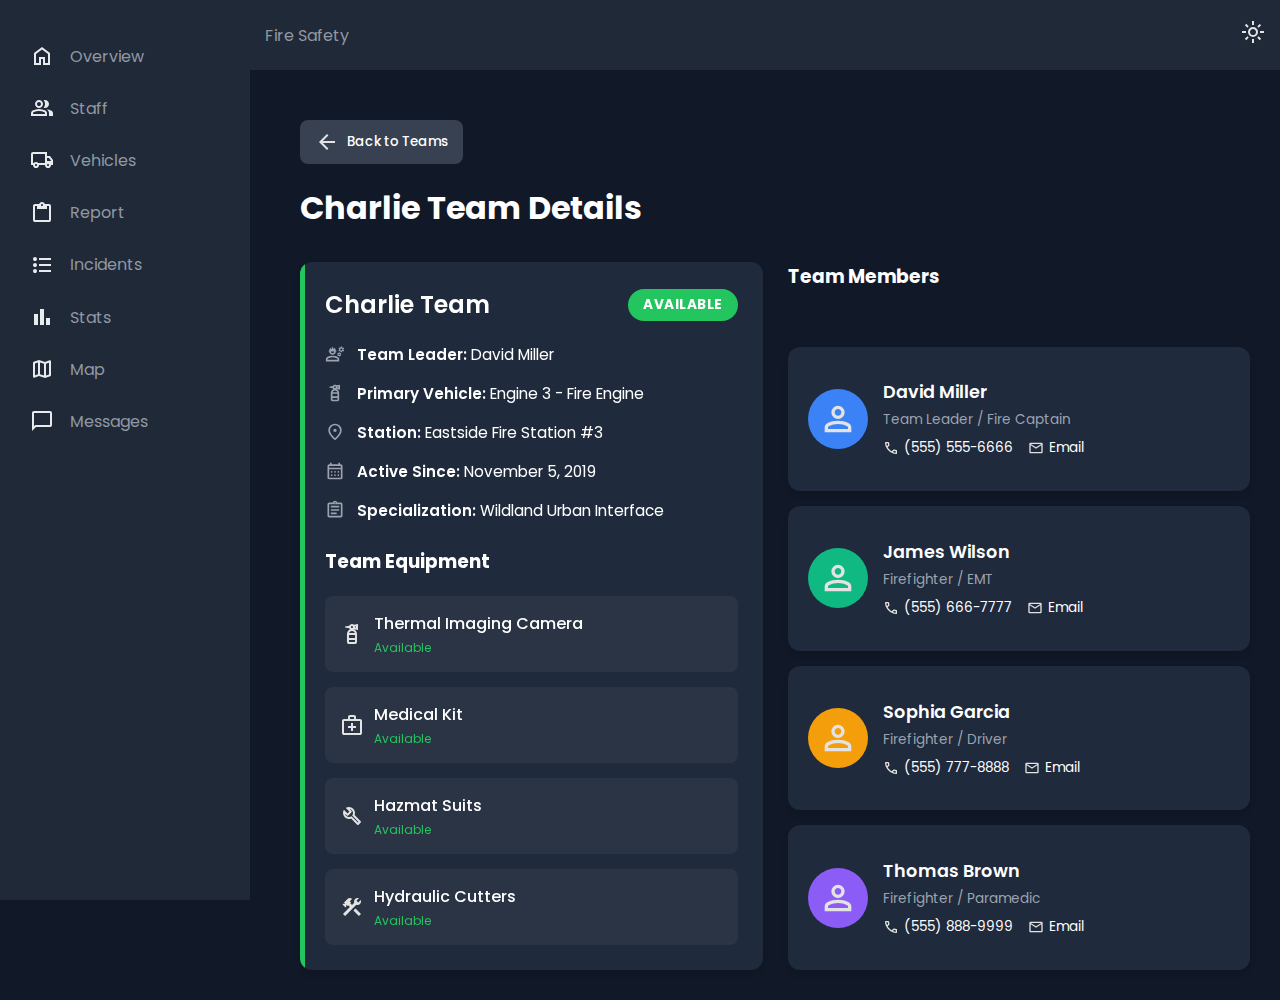
<file: pages/charlieTeam.html>
<!DOCTYPE html>
<html lang="en">
<head>
    <meta charset="UTF-8">
    <meta name="viewport" content="width=device-width, initial-scale=1.0">
    <link rel="stylesheet" href="../styles/global.css">
    <link rel="stylesheet" href="../styles/sidebar.css">
    <link rel="stylesheet" href="../styles/individualTeams.css">
    <title>Charlie Team</title>
    <style>
        .teamInfoCard::before {
            background-color: #22c55e;
        }
    </style>
</head>
<body>
    <nav id="sidebar">
        <ul>
            <li>
                <a href="../index.html">
                    <svg xmlns="http://www.w3.org/2000/svg" height="24px" viewBox="0 -960 960 960" width="24px" fill="#e8eaed"><path d="M240-200h120v-240h240v240h120v-360L480-740 240-560v360Zm-80 80v-480l320-240 320 240v480H520v-240h-80v240H160Zm320-350Z"/></svg>
                    <span>Overview</span>
                </a>
            </li>
            <li>
                <a href="staff.html">
                    <svg xmlns="http://www.w3.org/2000/svg" height="24px" viewBox="0 -960 960 960" width="24px" fill="#e8eaed"><path d="M40-160v-112q0-34 17.5-62.5T104-378q62-31 126-46.5T360-440q66 0 130 15.5T616-378q29 15 46.5 43.5T680-272v112H40Zm720 0v-120q0-44-24.5-84.5T666-434q51 6 96 20.5t84 35.5q36 20 55 44.5t19 53.5v120H760ZM360-480q-66 0-113-47t-47-113q0-66 47-113t113-47q66 0 113 47t47 113q0 66-47 113t-113 47Zm400-160q0 66-47 113t-113 47q-11 0-28-2.5t-28-5.5q27-32 41.5-71t14.5-81q0-42-14.5-81T544-792q14-5 28-6.5t28-1.5q66 0 113 47t47 113ZM120-240h480v-32q0-11-5.5-20T580-306q-54-27-109-40.5T360-360q-56 0-111 13.5T140-306q-9 5-14.5 14t-5.5 20v32Zm240-320q33 0 56.5-23.5T440-640q0-33-23.5-56.5T360-720q-33 0-56.5 23.5T280-640q0 33 23.5 56.5T360-560Zm0 320Zm0-400Z"/></svg>
                    <span>Staff</span>
                </a>
            </li>
            <li>
                <a href="vehicles.html">
                    <svg xmlns="http://www.w3.org/2000/svg" height="24px" viewBox="0 -960 960 960" width="24px" fill="#e8eaed"><path d="M240-160q-50 0-85-35t-35-85H40v-440q0-33 23.5-56.5T120-800h560v160h120l120 160v200h-80q0 50-35 85t-85 35q-50 0-85-35t-35-85H360q0 50-35 85t-85 35Zm0-80q17 0 28.5-11.5T280-280q0-17-11.5-28.5T240-320q-17 0-28.5 11.5T200-280q0 17 11.5 28.5T240-240ZM120-360h32q17-18 39-29t49-11q27 0 49 11t39 29h272v-360H120v360Zm600 120q17 0 28.5-11.5T760-280q0-17-11.5-28.5T720-320q-17 0-28.5 11.5T680-280q0 17 11.5 28.5T720-240Zm-40-200h170l-90-120h-80v120ZM360-540Z"/></svg>
                    <span>Vehicles</span>
                </a>
            </li>
            <li>
                <a href="report.html">
                    <svg xmlns="http://www.w3.org/2000/svg" height="24px" viewBox="0 -960 960 960" width="24px" fill="#e8eaed"><path d="M200-120q-33 0-56.5-23.5T120-200v-560q0-33 23.5-56.5T200-840h167q11-35 43-57.5t70-22.5q40 0 71.5 22.5T594-840h166q33 0 56.5 23.5T840-760v560q0 33-23.5 56.5T760-120H200Zm0-80h560v-560h-80v120H280v-120h-80v560Zm280-560q17 0 28.5-11.5T520-800q0-17-11.5-28.5T480-840q-17 0-28.5 11.5T440-800q0 17 11.5 28.5T480-760Z"/></svg>
                    <span>Report</span>
                </a>
            </li>
            <li>
                <a href="incidents.html">
                    <svg xmlns="http://www.w3.org/2000/svg" height="24px" viewBox="0 -960 960 960" width="24px" fill="#e8eaed"><path d="M360-200v-80h480v80H360Zm0-240v-80h480v80H360Zm0-240v-80h480v80H360ZM200-160q-33 0-56.5-23.5T120-240q0-33 23.5-56.5T200-320q33 0 56.5 23.5T280-240q0 33-23.5 56.5T200-160Zm0-240q-33 0-56.5-23.5T120-480q0-33 23.5-56.5T200-560q33 0 56.5 23.5T280-480q0 33-23.5 56.5T200-400Zm0-240q-33 0-56.5-23.5T120-720q0-33 23.5-56.5T200-800q33 0 56.5 23.5T280-720q0 33-23.5 56.5T200-640Z"/></svg>
                    <span>Incidents</span>
                </a>
            </li>
            <li>
                <a href="stats.html">
                    <svg xmlns="http://www.w3.org/2000/svg" height="24px" viewBox="0 -960 960 960" width="24px" fill="#e8eaed"><path d="M640-160v-280h160v280H640Zm-240 0v-640h160v640H400Zm-240 0v-440h160v440H160Z"/></svg>
                    <span>Stats</span>
                </a>
            </li>
            <li>
                <a href="map.html">
                    <svg xmlns="http://www.w3.org/2000/svg" height="24px" viewBox="0 -960 960 960" width="24px" fill="#e8eaed"><path d="m600-120-240-84-186 72q-20 8-37-4.5T120-170v-560q0-13 7.5-23t20.5-15l212-72 240 84 186-72q20-8 37 4.5t17 33.5v560q0 13-7.5 23T812-192l-212 72Zm-40-98v-468l-160-56v468l160 56Zm80 0 120-40v-474l-120 46v468Zm-440-10 120-46v-468l-120 40v474Zm440-458v468-468Zm-320-56v468-468Z"/></svg>
                    <span>Map</span>
                </a>
            </li>
            <li>
                <a href="message.html">
                    <svg xmlns="http://www.w3.org/2000/svg" height="24px" viewBox="0 -960 960 960" width="24px" fill="#e8eaed"><path d="M80-80v-720q0-33 23.5-56.5T160-880h640q33 0 56.5 23.5T880-800v480q0 33-23.5 56.5T800-240H240L80-80Zm126-240h594v-480H160v525l46-45Zm-46 0v-480 480Z"/></svg>
                    <span>Messages</span>
                </a>
            </li>
        </ul>
    </nav>
    <main>
        <div class="topbar">
            <p>Fire Safety</p>
            <a href="#">
                <svg xmlns="http://www.w3.org/2000/svg" height="24px" viewBox="0 -960 960 960" width="24px" fill="#e3e3e3"><path d="M480-360q50 0 85-35t35-85q0-50-35-85t-85-35q-50 0-85 35t-35 85q0 50 35 85t85 35Zm0 80q-83 0-141.5-58.5T280-480q0-83 58.5-141.5T480-680q83 0 141.5 58.5T680-480q0 83-58.5 141.5T480-280ZM200-440H40v-80h160v80Zm720 0H760v-80h160v80ZM440-760v-160h80v160h-80Zm0 720v-160h80v160h-80ZM256-650l-101-97 57-59 96 100-52 56Zm492 496-97-101 53-55 101 97-57 59Zm-98-550 97-101 59 57-100 96-56-52ZM154-212l101-97 55 53-97 101-59-57Zm326-268Z"/></svg>
            </a>
        </div>
        <div class="content">
    <button class="btn btnBack" onclick="window.history.back()"><svg xmlns="http://www.w3.org/2000/svg" height="24px" viewBox="0 -960 960 960" width="24px" fill="#e3e3e3"><path d="m313-440 224 224-57 56-320-320 320-320 57 56-224 224h487v80H313Z"/></svg> Back to Teams</button>
    
    <div class="header">
      <h1>Charlie Team Details</h1>
    </div>
    
    <div class="teamDetailsContainer">
      <div class="teamInfoCard">
        <div class="teamHeader">
          <div class="teamName">Charlie Team</div>
          <span class="statusLabel" style="background-color:#22c55e">Available</span>
        </div>
        
        <div class="teamMeta">
          <div class="teamMetaItem">
            <svg xmlns="http://www.w3.org/2000/svg" height="24px" viewBox="0 -960 960 960" width="24px" fill="#e3e3e3"><path d="M42-120v-112q0-33 17-62t47-44q51-26 115-44t141-18q77 0 141 18t115 44q30 15 47 44t17 62v112H42Zm80-80h480v-32q0-11-5.5-20T582-266q-36-18-92.5-36T362-320q-71 0-127.5 18T142-266q-9 5-14.5 14t-5.5 20v32Zm240-240q-66 0-113-47t-47-113h-10q-9 0-14.5-5.5T172-620q0-9 5.5-14.5T192-640h10q0-45 22-81t58-57v38q0 9 5.5 14.5T302-720q9 0 14.5-5.5T322-740v-54q9-3 19-4.5t21-1.5q11 0 21 1.5t19 4.5v54q0 9 5.5 14.5T422-720q9 0 14.5-5.5T442-740v-38q36 21 58 57t22 81h10q9 0 14.5 5.5T552-620q0 9-5.5 14.5T532-600h-10q0 66-47 113t-113 47Zm0-80q33 0 56.5-23.5T442-600H282q0 33 23.5 56.5T362-520Zm300 160-6-30q-6-2-11.5-4.5T634-402l-28 10-20-36 22-20v-24l-22-20 20-36 28 10q4-4 10-7t12-5l6-30h40l6 30q6 2 12 5t10 7l28-10 20 36-22 20v24l22 20-20 36-28-10q-5 5-10.5 7.5T708-390l-6 30h-40Zm20-70q12 0 21-9t9-21q0-12-9-21t-21-9q-12 0-21 9t-9 21q0 12 9 21t21 9Zm72-130-8-42q-9-3-16.5-7.5T716-620l-42 14-28-48 34-30q-2-5-2-8v-16q0-3 2-8l-34-30 28-48 42 14q6-6 13.5-10.5T746-798l8-42h56l8 42q9 3 16.5 7.5T848-780l42-14 28 48-34 30q2 5 2 8v16q0 3-2 8l34 30-28 48-42-14q-6 6-13.5 10.5T818-602l-8 42h-56Zm28-90q21 0 35.5-14.5T832-700q0-21-14.5-35.5T782-750q-21 0-35.5 14.5T732-700q0 21 14.5 35.5T782-650ZM362-200Z"/></svg>
            <span><strong>Team Leader:</strong> David Miller</span>
          </div>
          <div class="teamMetaItem">
            <svg xmlns="http://www.w3.org/2000/svg" height="24px" viewBox="0 -960 960 960" width="24px" fill="#e3e3e3"><path d="M279-240v-241l10-39h380l10 39v241H279Zm81-200v120h240v-120H360Zm119-281q17 0 28.5-11.5T519-761q0-17-11.5-28.5T479-801q-17 0-28.5 11.5T439-761q0 17 11.5 28.5T479-721Zm161-17v-46l-42 8q1 4 1 7.5v15q0 3.5-1 7.5l42 8ZM279-481q0-63 35-113t91-72q-11-8-19.5-18.5T371-708l-171-33v-40l171-33q15-30 43.5-49t64.5-19q23 0 44 9t37 23l160-31v240l-160-31q-2 2-3.5 3t-3.5 3q56 22 91 72t35 113h-79q0-50-35-84.5T480-600q-50 0-85 34.5T360-481h-81Zm80 401q-33 0-56.5-23.5T279-160v-80h81v80h240v-80h79v80q0 33-23.5 56.5T599-80H359Z"/></svg>
            <span><strong>Primary Vehicle:</strong> Engine 3 - Fire Engine</span>
          </div>
          <div class="teamMetaItem">
            <svg xmlns="http://www.w3.org/2000/svg" height="24px" viewBox="0 -960 960 960" width="24px" fill="#e3e3e3"><path d="M480-480q33 0 56.5-23.5T560-560q0-33-23.5-56.5T480-640q-33 0-56.5 23.5T400-560q0 33 23.5 56.5T480-480Zm0 294q122-112 181-203.5T720-552q0-109-69.5-178.5T480-800q-101 0-170.5 69.5T240-552q0 71 59 162.5T480-186Zm0 106Q319-217 239.5-334.5T160-552q0-150 96.5-239T480-880q127 0 223.5 89T800-552q0 100-79.5 217.5T480-80Zm0-480Z"/></svg>
            <span><strong>Station:</strong> Eastside Fire Station #3</span>
          </div>
          <div class="teamMetaItem">
            <svg xmlns="http://www.w3.org/2000/svg" height="24px" viewBox="0 -960 960 960" width="24px" fill="#e3e3e3"><path d="M200-80q-33 0-56.5-23.5T120-160v-560q0-33 23.5-56.5T200-800h40v-80h80v80h320v-80h80v80h40q33 0 56.5 23.5T840-720v560q0 33-23.5 56.5T760-80H200Zm0-80h560v-400H200v400Zm0-480h560v-80H200v80Zm0 0v-80 80Zm280 240q-17 0-28.5-11.5T440-440q0-17 11.5-28.5T480-480q17 0 28.5 11.5T520-440q0 17-11.5 28.5T480-400Zm-160 0q-17 0-28.5-11.5T280-440q0-17 11.5-28.5T320-480q17 0 28.5 11.5T360-440q0 17-11.5 28.5T320-400Zm320 0q-17 0-28.5-11.5T600-440q0-17 11.5-28.5T640-480q17 0 28.5 11.5T680-440q0 17-11.5 28.5T640-400ZM480-240q-17 0-28.5-11.5T440-280q0-17 11.5-28.5T480-320q17 0 28.5 11.5T520-280q0 17-11.5 28.5T480-240Zm-160 0q-17 0-28.5-11.5T280-280q0-17 11.5-28.5T320-320q17 0 28.5 11.5T360-280q0 17-11.5 28.5T320-240Zm320 0q-17 0-28.5-11.5T600-280q0-17 11.5-28.5T640-320q17 0 28.5 11.5T680-280q0 17-11.5 28.5T640-240Z"/></svg>
            <span><strong>Active Since:</strong> November 5, 2019</span>
          </div>
          <div class="teamMetaItem">
            <svg xmlns="http://www.w3.org/2000/svg" height="24px" viewBox="0 -960 960 960" width="24px" fill="#e3e3e3"><path d="M200-120q-33 0-56.5-23.5T120-200v-560q0-33 23.5-56.5T200-840h168q13-36 43.5-58t68.5-22q38 0 68.5 22t43.5 58h168q33 0 56.5 23.5T840-760v560q0 33-23.5 56.5T760-120H200Zm0-80h560v-560H200v560Zm80-80h280v-80H280v80Zm0-160h400v-80H280v80Zm0-160h400v-80H280v80Zm200-190q13 0 21.5-8.5T510-820q0-13-8.5-21.5T480-850q-13 0-21.5 8.5T450-820q0 13 8.5 21.5T480-790ZM200-200v-560 560Z"/></svg>
            <span><strong>Specialization:</strong> Wildland Urban Interface</span>
          </div>
        </div>
        
        <h3 style="margin: 25px 0 15px 0;">Team Equipment</h3>
        <div class="equipmentList">
          <div class="equipmentItem">
            <svg xmlns="http://www.w3.org/2000/svg" height="24px" viewBox="0 -960 960 960" width="24px" fill="#e3e3e3"><path d="M279-240v-241l10-39h380l10 39v241H279Zm81-200v120h240v-120H360Zm119-281q17 0 28.5-11.5T519-761q0-17-11.5-28.5T479-801q-17 0-28.5 11.5T439-761q0 17 11.5 28.5T479-721Zm161-17v-46l-42 8q1 4 1 7.5v15q0 3.5-1 7.5l42 8ZM279-481q0-63 35-113t91-72q-11-8-19.5-18.5T371-708l-171-33v-40l171-33q15-30 43.5-49t64.5-19q23 0 44 9t37 23l160-31v240l-160-31q-2 2-3.5 3t-3.5 3q56 22 91 72t35 113h-79q0-50-35-84.5T480-600q-50 0-85 34.5T360-481h-81Zm80 401q-33 0-56.5-23.5T279-160v-80h81v80h240v-80h79v80q0 33-23.5 56.5T599-80H359Z"/></svg>
            <div class="equipmentDetails">
              <div class="equipmentName">Thermal Imaging Camera</div>
              <div class="equipmentStatus statusActive">Available</div>
            </div>
          </div>
          <div class="equipmentItem">
            <svg xmlns="http://www.w3.org/2000/svg" height="24px" viewBox="0 -960 960 960" width="24px" fill="#e3e3e3"><path d="M160-80q-33 0-56.5-23.5T80-160v-480q0-33 23.5-56.5T160-720h160v-80q0-33 23.5-56.5T400-880h160q33 0 56.5 23.5T640-800v80h160q33 0 56.5 23.5T880-640v480q0 33-23.5 56.5T800-80H160Zm0-80h640v-480H160v480Zm240-560h160v-80H400v80ZM160-160v-480 480Zm280-200v120h80v-120h120v-80H520v-120h-80v120H320v80h120Z"/></svg>
            <div class="equipmentDetails">
              <div class="equipmentName">Medical Kit</div>
              <div class="equipmentStatus statusActive">Available</div>
            </div>
          </div>
          <div class="equipmentItem">
            <svg xmlns="http://www.w3.org/2000/svg" height="24px" viewBox="0 -960 960 960" width="24px" fill="#e3e3e3"><path d="M686-132 444-376q-20 8-40.5 12t-43.5 4q-100 0-170-70t-70-170q0-36 10-68.5t28-61.5l146 146 72-72-146-146q29-18 61.5-28t68.5-10q100 0 170 70t70 170q0 23-4 43.5T584-516l244 242q12 12 12 29t-12 29l-84 84q-12 12-29 12t-29-12Zm29-85 27-27-256-256q18-20 26-46.5t8-53.5q0-60-38.5-104.5T386-758l74 74q12 12 12 28t-12 28L332-500q-12 12-28 12t-28-12l-74-74q9 57 53.5 95.5T360-440q26 0 52-8t47-25l256 256ZM472-488Z"/></svg>
            <div class="equipmentDetails">
              <div class="equipmentName">Hazmat Suits</div>
              <div class="equipmentStatus statusActive">Available</div>
            </div>
          </div>
          <div class="equipmentItem">
            <svg xmlns="http://www.w3.org/2000/svg" height="24px" viewBox="0 -960 960 960" width="24px" fill="#e3e3e3"><path d="M756-120 537-339l84-84 219 219-84 84Zm-552 0-84-84 276-276-68-68-28 28-51-51v82l-28 28-121-121 28-28h82l-50-50 142-142q20-20 43-29t47-9q24 0 47 9t43 29l-92 92 50 50-28 28 68 68 90-90q-4-11-6.5-23t-2.5-24q0-59 40.5-99.5T701-841q15 0 28.5 3t27.5 9l-99 99 72 72 99-99q7 14 9.5 27.5T841-701q0 59-40.5 99.5T701-561q-12 0-24-2t-23-7L204-120Z"/></svg>
            <div class="equipmentDetails">
              <div class="equipmentName">Hydraulic Cutters</div>
              <div class="equipmentStatus statusActive">Available</div>
            </div>
          </div>
        </div>
      </div>
      
      <div class="teamMembers">
        <h3 style="margin-bottom: 15px;">Team Members</h3>
        
        <div class="memberCard">
          <div class="memberAvatar" style="background-color: #3b82f6;">
            <svg xmlns="http://www.w3.org/2000/svg" height="40px" viewBox="0 -960 960 960" width="40px" fill="#e3e3e3"><path d="M480-480q-66 0-113-47t-47-113q0-66 47-113t113-47q66 0 113 47t47 113q0 66-47 113t-113 47ZM160-160v-112q0-34 17.5-62.5T224-378q62-31 126-46.5T480-440q66 0 130 15.5T736-378q29 15 46.5 43.5T800-272v112H160Zm80-80h480v-32q0-11-5.5-20T700-306q-54-27-109-40.5T480-360q-56 0-111 13.5T260-306q-9 5-14.5 14t-5.5 20v32Zm240-320q33 0 56.5-23.5T560-640q0-33-23.5-56.5T480-720q-33 0-56.5 23.5T400-640q0 33 23.5 56.5T480-560Zm0-80Zm0 400Z"/></svg>
          </div>
          <div class="memberInfo">
            <div class="memberName">David Miller</div>
            <div class="memberRole">Team Leader / Fire Captain</div>
            <div class="memberContact">
              <a href="#"><svg xmlns="http://www.w3.org/2000/svg" height="16px" viewBox="0 -960 960 960" width="16px" fill="#e3e3e3"><path d="M798-120q-125 0-247-54.5T329-329Q229-429 174.5-551T120-798q0-18 12-30t30-12h162q14 0 25 9.5t13 22.5l26 140q2 16-1 27t-11 19l-97 98q20 37 47.5 71.5T387-386q31 31 65 57.5t72 48.5l94-94q9-9 23.5-13.5T670-390l138 28q14 4 23 14.5t9 23.5v162q0 18-12 30t-30 12ZM241-600l66-66-17-94h-89q5 41 14 81t26 79Zm358 358q39 17 79.5 27t81.5 13v-88l-94-19-67 67ZM241-600Zm358 358Z"/></svg> (555) 555-6666</a>
              <a href="#"><svg xmlns="http://www.w3.org/2000/svg" height="16px" viewBox="0 -960 960 960" width="16px" fill="#e3e3e3"><path d="M160-160q-33 0-56.5-23.5T80-240v-480q0-33 23.5-56.5T160-800h640q33 0 56.5 23.5T880-720v480q0 33-23.5 56.5T800-160H160Zm320-280L160-640v400h640v-400L480-440Zm0-80 320-200H160l320 200ZM160-640v-80 480-400Z"/></svg> Email</a>
            </div>
          </div>
        </div>
        
        <div class="memberCard">
          <div class="memberAvatar" style="background-color: #10b981;">
            <svg xmlns="http://www.w3.org/2000/svg" height="40px" viewBox="0 -960 960 960" width="40px" fill="#e3e3e3"><path d="M480-480q-66 0-113-47t-47-113q0-66 47-113t113-47q66 0 113 47t47 113q0 66-47 113t-113 47ZM160-160v-112q0-34 17.5-62.5T224-378q62-31 126-46.5T480-440q66 0 130 15.5T736-378q29 15 46.5 43.5T800-272v112H160Zm80-80h480v-32q0-11-5.5-20T700-306q-54-27-109-40.5T480-360q-56 0-111 13.5T260-306q-9 5-14.5 14t-5.5 20v32Zm240-320q33 0 56.5-23.5T560-640q0-33-23.5-56.5T480-720q-33 0-56.5 23.5T400-640q0 33 23.5 56.5T480-560Zm0-80Zm0 400Z"/></svg>
          </div>
          <div class="memberInfo">
            <div class="memberName">James Wilson</div>
            <div class="memberRole">Firefighter / EMT</div>
            <div class="memberContact">
              <a href="#"><svg xmlns="http://www.w3.org/2000/svg" height="16px" viewBox="0 -960 960 960" width="16px" fill="#e3e3e3"><path d="M798-120q-125 0-247-54.5T329-329Q229-429 174.5-551T120-798q0-18 12-30t30-12h162q14 0 25 9.5t13 22.5l26 140q2 16-1 27t-11 19l-97 98q20 37 47.5 71.5T387-386q31 31 65 57.5t72 48.5l94-94q9-9 23.5-13.5T670-390l138 28q14 4 23 14.5t9 23.5v162q0 18-12 30t-30 12ZM241-600l66-66-17-94h-89q5 41 14 81t26 79Zm358 358q39 17 79.5 27t81.5 13v-88l-94-19-67 67ZM241-600Zm358 358Z"/></svg> (555) 666-7777</a>
              <a href="#"><svg xmlns="http://www.w3.org/2000/svg" height="16px" viewBox="0 -960 960 960" width="16px" fill="#e3e3e3"><path d="M160-160q-33 0-56.5-23.5T80-240v-480q0-33 23.5-56.5T160-800h640q33 0 56.5 23.5T880-720v480q0 33-23.5 56.5T800-160H160Zm320-280L160-640v400h640v-400L480-440Zm0-80 320-200H160l320 200ZM160-640v-80 480-400Z"/></svg> Email</a>
            </div>
          </div>
        </div>
        
        <div class="memberCard">
          <div class="memberAvatar" style="background-color: #f59e0b;">
            <svg xmlns="http://www.w3.org/2000/svg" height="40px" viewBox="0 -960 960 960" width="40px" fill="#e3e3e3"><path d="M480-480q-66 0-113-47t-47-113q0-66 47-113t113-47q66 0 113 47t47 113q0 66-47 113t-113 47ZM160-160v-112q0-34 17.5-62.5T224-378q62-31 126-46.5T480-440q66 0 130 15.5T736-378q29 15 46.5 43.5T800-272v112H160Zm80-80h480v-32q0-11-5.5-20T700-306q-54-27-109-40.5T480-360q-56 0-111 13.5T260-306q-9 5-14.5 14t-5.5 20v32Zm240-320q33 0 56.5-23.5T560-640q0-33-23.5-56.5T480-720q-33 0-56.5 23.5T400-640q0 33 23.5 56.5T480-560Zm0-80Zm0 400Z"/></svg>
          </div>
          <div class="memberInfo">
            <div class="memberName">Sophia Garcia</div>
            <div class="memberRole">Firefighter / Driver</div>
            <div class="memberContact">
              <a href="#"><svg xmlns="http://www.w3.org/2000/svg" height="16px" viewBox="0 -960 960 960" width="16px" fill="#e3e3e3"><path d="M798-120q-125 0-247-54.5T329-329Q229-429 174.5-551T120-798q0-18 12-30t30-12h162q14 0 25 9.5t13 22.5l26 140q2 16-1 27t-11 19l-97 98q20 37 47.5 71.5T387-386q31 31 65 57.5t72 48.5l94-94q9-9 23.5-13.5T670-390l138 28q14 4 23 14.5t9 23.5v162q0 18-12 30t-30 12ZM241-600l66-66-17-94h-89q5 41 14 81t26 79Zm358 358q39 17 79.5 27t81.5 13v-88l-94-19-67 67ZM241-600Zm358 358Z"/></svg> (555) 777-8888</a>
              <a href="#"><svg xmlns="http://www.w3.org/2000/svg" height="16px" viewBox="0 -960 960 960" width="16px" fill="#e3e3e3"><path d="M160-160q-33 0-56.5-23.5T80-240v-480q0-33 23.5-56.5T160-800h640q33 0 56.5 23.5T880-720v480q0 33-23.5 56.5T800-160H160Zm320-280L160-640v400h640v-400L480-440Zm0-80 320-200H160l320 200ZM160-640v-80 480-400Z"/></svg> Email</a>
            </div>
          </div>
        </div>
        
        <div class="memberCard">
          <div class="memberAvatar" style="background-color: #8b5cf6;">
            <svg xmlns="http://www.w3.org/2000/svg" height="40px" viewBox="0 -960 960 960" width="40px" fill="#e3e3e3"><path d="M480-480q-66 0-113-47t-47-113q0-66 47-113t113-47q66 0 113 47t47 113q0 66-47 113t-113 47ZM160-160v-112q0-34 17.5-62.5T224-378q62-31 126-46.5T480-440q66 0 130 15.5T736-378q29 15 46.5 43.5T800-272v112H160Zm80-80h480v-32q0-11-5.5-20T700-306q-54-27-109-40.5T480-360q-56 0-111 13.5T260-306q-9 5-14.5 14t-5.5 20v32Zm240-320q33 0 56.5-23.5T560-640q0-33-23.5-56.5T480-720q-33 0-56.5 23.5T400-640q0 33 23.5 56.5T480-560Zm0-80Zm0 400Z"/></svg>
          </div>
          <div class="memberInfo">
            <div class="memberName">Thomas Brown</div>
            <div class="memberRole">Firefighter / Paramedic</div>
            <div class="memberContact">
              <a href="#"><svg xmlns="http://www.w3.org/2000/svg" height="16px" viewBox="0 -960 960 960" width="16px" fill="#e3e3e3"><path d="M798-120q-125 0-247-54.5T329-329Q229-429 174.5-551T120-798q0-18 12-30t30-12h162q14 0 25 9.5t13 22.5l26 140q2 16-1 27t-11 19l-97 98q20 37 47.5 71.5T387-386q31 31 65 57.5t72 48.5l94-94q9-9 23.5-13.5T670-390l138 28q14 4 23 14.5t9 23.5v162q0 18-12 30t-30 12ZM241-600l66-66-17-94h-89q5 41 14 81t26 79Zm358 358q39 17 79.5 27t81.5 13v-88l-94-19-67 67ZM241-600Zm358 358Z"/></svg> (555) 888-9999</a>
              <a href="#"><svg xmlns="http://www.w3.org/2000/svg" height="16px" viewBox="0 -960 960 960" width="16px" fill="#e3e3e3"><path d="M160-160q-33 0-56.5-23.5T80-240v-480q0-33 23.5-56.5T160-800h640q33 0 56.5 23.5T880-720v480q0 33-23.5 56.5T800-160H160Zm320-280L160-640v400h640v-400L480-440Zm0-80 320-200H160l320 200ZM160-640v-80 480-400Z"/></svg> Email</a>
            </div>
          </div>
        </div>
      </div>
    </div>
  </div>
    </main>
</body>
</html>
</file>
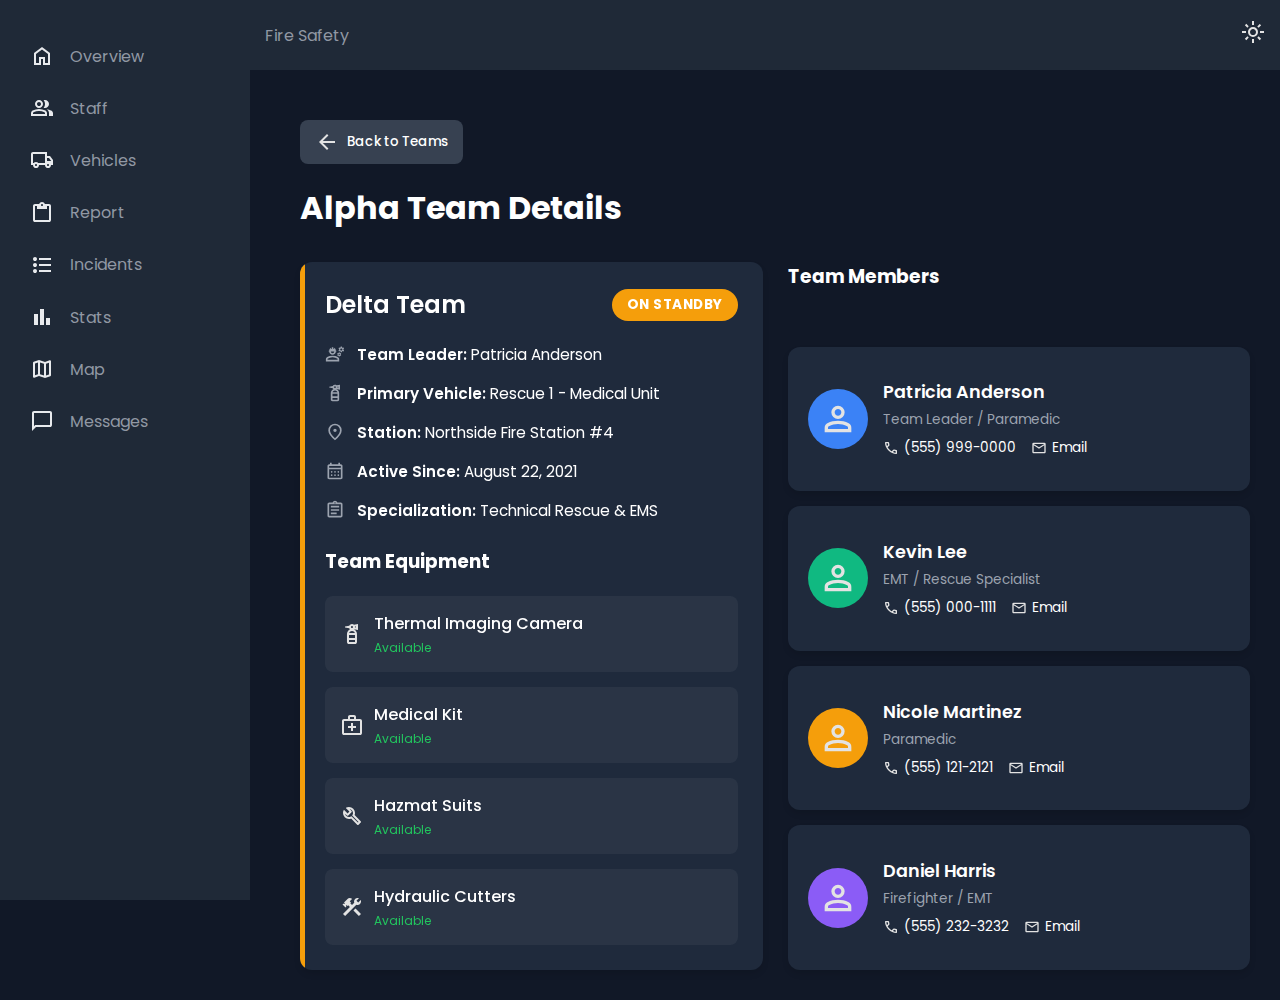
<file: pages/deltaTeam.html>
<!DOCTYPE html>
<html lang="en">
<head>
    <meta charset="UTF-8">
    <meta name="viewport" content="width=device-width, initial-scale=1.0">
    <link rel="stylesheet" href="../styles/global.css">
    <link rel="stylesheet" href="../styles/sidebar.css">
    <link rel="stylesheet" href="../styles/individualTeams.css">
    <title>Delta Team</title>
    <style>
        .teamInfoCard::before {
            background-color: #f59e0b;
        }
    </style>
</head>
<body>
    <nav id="sidebar">
        <ul>
            <li>
                <a href="../index.html">
                    <svg xmlns="http://www.w3.org/2000/svg" height="24px" viewBox="0 -960 960 960" width="24px" fill="#e8eaed"><path d="M240-200h120v-240h240v240h120v-360L480-740 240-560v360Zm-80 80v-480l320-240 320 240v480H520v-240h-80v240H160Zm320-350Z"/></svg>
                    <span>Overview</span>
                </a>
            </li>
            <li>
                <a href="staff.html">
                    <svg xmlns="http://www.w3.org/2000/svg" height="24px" viewBox="0 -960 960 960" width="24px" fill="#e8eaed"><path d="M40-160v-112q0-34 17.5-62.5T104-378q62-31 126-46.5T360-440q66 0 130 15.5T616-378q29 15 46.5 43.5T680-272v112H40Zm720 0v-120q0-44-24.5-84.5T666-434q51 6 96 20.5t84 35.5q36 20 55 44.5t19 53.5v120H760ZM360-480q-66 0-113-47t-47-113q0-66 47-113t113-47q66 0 113 47t47 113q0 66-47 113t-113 47Zm400-160q0 66-47 113t-113 47q-11 0-28-2.5t-28-5.5q27-32 41.5-71t14.5-81q0-42-14.5-81T544-792q14-5 28-6.5t28-1.5q66 0 113 47t47 113ZM120-240h480v-32q0-11-5.5-20T580-306q-54-27-109-40.5T360-360q-56 0-111 13.5T140-306q-9 5-14.5 14t-5.5 20v32Zm240-320q33 0 56.5-23.5T440-640q0-33-23.5-56.5T360-720q-33 0-56.5 23.5T280-640q0 33 23.5 56.5T360-560Zm0 320Zm0-400Z"/></svg>
                    <span>Staff</span>
                </a>
            </li>
            <li>
                <a href="vehicles.html">
                    <svg xmlns="http://www.w3.org/2000/svg" height="24px" viewBox="0 -960 960 960" width="24px" fill="#e8eaed"><path d="M240-160q-50 0-85-35t-35-85H40v-440q0-33 23.5-56.5T120-800h560v160h120l120 160v200h-80q0 50-35 85t-85 35q-50 0-85-35t-35-85H360q0 50-35 85t-85 35Zm0-80q17 0 28.5-11.5T280-280q0-17-11.5-28.5T240-320q-17 0-28.5 11.5T200-280q0 17 11.5 28.5T240-240ZM120-360h32q17-18 39-29t49-11q27 0 49 11t39 29h272v-360H120v360Zm600 120q17 0 28.5-11.5T760-280q0-17-11.5-28.5T720-320q-17 0-28.5 11.5T680-280q0 17 11.5 28.5T720-240Zm-40-200h170l-90-120h-80v120ZM360-540Z"/></svg>
                    <span>Vehicles</span>
                </a>
            </li>
            <li>
                <a href="report.html">
                    <svg xmlns="http://www.w3.org/2000/svg" height="24px" viewBox="0 -960 960 960" width="24px" fill="#e8eaed"><path d="M200-120q-33 0-56.5-23.5T120-200v-560q0-33 23.5-56.5T200-840h167q11-35 43-57.5t70-22.5q40 0 71.5 22.5T594-840h166q33 0 56.5 23.5T840-760v560q0 33-23.5 56.5T760-120H200Zm0-80h560v-560h-80v120H280v-120h-80v560Zm280-560q17 0 28.5-11.5T520-800q0-17-11.5-28.5T480-840q-17 0-28.5 11.5T440-800q0 17 11.5 28.5T480-760Z"/></svg>
                    <span>Report</span>
                </a>
            </li>
            <li>
                <a href="incidents.html">
                    <svg xmlns="http://www.w3.org/2000/svg" height="24px" viewBox="0 -960 960 960" width="24px" fill="#e8eaed"><path d="M360-200v-80h480v80H360Zm0-240v-80h480v80H360Zm0-240v-80h480v80H360ZM200-160q-33 0-56.5-23.5T120-240q0-33 23.5-56.5T200-320q33 0 56.5 23.5T280-240q0 33-23.5 56.5T200-160Zm0-240q-33 0-56.5-23.5T120-480q0-33 23.5-56.5T200-560q33 0 56.5 23.5T280-480q0 33-23.5 56.5T200-400Zm0-240q-33 0-56.5-23.5T120-720q0-33 23.5-56.5T200-800q33 0 56.5 23.5T280-720q0 33-23.5 56.5T200-640Z"/></svg>
                    <span>Incidents</span>
                </a>
            </li>
            <li>
                <a href="stats.html">
                    <svg xmlns="http://www.w3.org/2000/svg" height="24px" viewBox="0 -960 960 960" width="24px" fill="#e8eaed"><path d="M640-160v-280h160v280H640Zm-240 0v-640h160v640H400Zm-240 0v-440h160v440H160Z"/></svg>
                    <span>Stats</span>
                </a>
            </li>
            <li>
                <a href="map.html">
                    <svg xmlns="http://www.w3.org/2000/svg" height="24px" viewBox="0 -960 960 960" width="24px" fill="#e8eaed"><path d="m600-120-240-84-186 72q-20 8-37-4.5T120-170v-560q0-13 7.5-23t20.5-15l212-72 240 84 186-72q20-8 37 4.5t17 33.5v560q0 13-7.5 23T812-192l-212 72Zm-40-98v-468l-160-56v468l160 56Zm80 0 120-40v-474l-120 46v468Zm-440-10 120-46v-468l-120 40v474Zm440-458v468-468Zm-320-56v468-468Z"/></svg>
                    <span>Map</span>
                </a>
            </li>
            <li>
                <a href="message.html">
                    <svg xmlns="http://www.w3.org/2000/svg" height="24px" viewBox="0 -960 960 960" width="24px" fill="#e8eaed"><path d="M80-80v-720q0-33 23.5-56.5T160-880h640q33 0 56.5 23.5T880-800v480q0 33-23.5 56.5T800-240H240L80-80Zm126-240h594v-480H160v525l46-45Zm-46 0v-480 480Z"/></svg>
                    <span>Messages</span>
                </a>
            </li>
        </ul>
    </nav>
    <main>
        <div class="topbar">
            <p>Fire Safety</p>
            <a href="#">
                <svg xmlns="http://www.w3.org/2000/svg" height="24px" viewBox="0 -960 960 960" width="24px" fill="#e3e3e3"><path d="M480-360q50 0 85-35t35-85q0-50-35-85t-85-35q-50 0-85 35t-35 85q0 50 35 85t85 35Zm0 80q-83 0-141.5-58.5T280-480q0-83 58.5-141.5T480-680q83 0 141.5 58.5T680-480q0 83-58.5 141.5T480-280ZM200-440H40v-80h160v80Zm720 0H760v-80h160v80ZM440-760v-160h80v160h-80Zm0 720v-160h80v160h-80ZM256-650l-101-97 57-59 96 100-52 56Zm492 496-97-101 53-55 101 97-57 59Zm-98-550 97-101 59 57-100 96-56-52ZM154-212l101-97 55 53-97 101-59-57Zm326-268Z"/></svg>
            </a>
        </div>
        <div class="content">
    <button class="btn btnBack" onclick="window.history.back()"><svg xmlns="http://www.w3.org/2000/svg" height="24px" viewBox="0 -960 960 960" width="24px" fill="#e3e3e3"><path d="m313-440 224 224-57 56-320-320 320-320 57 56-224 224h487v80H313Z"/></svg> Back to Teams</button>
    
    <div class="header">
      <h1>Alpha Team Details</h1>
    </div>
    
    <div class="teamDetailsContainer">
      <div class="teamInfoCard">
        <div class="teamHeader">
          <div class="teamName">Delta Team</div>
          <span class="statusLabel" style="background-color:#f59e0b">On Standby</span>
        </div>
        
        <div class="teamMeta">
          <div class="teamMetaItem">
            <svg xmlns="http://www.w3.org/2000/svg" height="24px" viewBox="0 -960 960 960" width="24px" fill="#e3e3e3"><path d="M42-120v-112q0-33 17-62t47-44q51-26 115-44t141-18q77 0 141 18t115 44q30 15 47 44t17 62v112H42Zm80-80h480v-32q0-11-5.5-20T582-266q-36-18-92.5-36T362-320q-71 0-127.5 18T142-266q-9 5-14.5 14t-5.5 20v32Zm240-240q-66 0-113-47t-47-113h-10q-9 0-14.5-5.5T172-620q0-9 5.5-14.5T192-640h10q0-45 22-81t58-57v38q0 9 5.5 14.5T302-720q9 0 14.5-5.5T322-740v-54q9-3 19-4.5t21-1.5q11 0 21 1.5t19 4.5v54q0 9 5.5 14.5T422-720q9 0 14.5-5.5T442-740v-38q36 21 58 57t22 81h10q9 0 14.5 5.5T552-620q0 9-5.5 14.5T532-600h-10q0 66-47 113t-113 47Zm0-80q33 0 56.5-23.5T442-600H282q0 33 23.5 56.5T362-520Zm300 160-6-30q-6-2-11.5-4.5T634-402l-28 10-20-36 22-20v-24l-22-20 20-36 28 10q4-4 10-7t12-5l6-30h40l6 30q6 2 12 5t10 7l28-10 20 36-22 20v24l22 20-20 36-28-10q-5 5-10.5 7.5T708-390l-6 30h-40Zm20-70q12 0 21-9t9-21q0-12-9-21t-21-9q-12 0-21 9t-9 21q0 12 9 21t21 9Zm72-130-8-42q-9-3-16.5-7.5T716-620l-42 14-28-48 34-30q-2-5-2-8v-16q0-3 2-8l-34-30 28-48 42 14q6-6 13.5-10.5T746-798l8-42h56l8 42q9 3 16.5 7.5T848-780l42-14 28 48-34 30q2 5 2 8v16q0 3-2 8l34 30-28 48-42-14q-6 6-13.5 10.5T818-602l-8 42h-56Zm28-90q21 0 35.5-14.5T832-700q0-21-14.5-35.5T782-750q-21 0-35.5 14.5T732-700q0 21 14.5 35.5T782-650ZM362-200Z"/></svg>
            <span><strong>Team Leader:</strong> Patricia Anderson</span>
          </div>
          <div class="teamMetaItem">
            <svg xmlns="http://www.w3.org/2000/svg" height="24px" viewBox="0 -960 960 960" width="24px" fill="#e3e3e3"><path d="M279-240v-241l10-39h380l10 39v241H279Zm81-200v120h240v-120H360Zm119-281q17 0 28.5-11.5T519-761q0-17-11.5-28.5T479-801q-17 0-28.5 11.5T439-761q0 17 11.5 28.5T479-721Zm161-17v-46l-42 8q1 4 1 7.5v15q0 3.5-1 7.5l42 8ZM279-481q0-63 35-113t91-72q-11-8-19.5-18.5T371-708l-171-33v-40l171-33q15-30 43.5-49t64.5-19q23 0 44 9t37 23l160-31v240l-160-31q-2 2-3.5 3t-3.5 3q56 22 91 72t35 113h-79q0-50-35-84.5T480-600q-50 0-85 34.5T360-481h-81Zm80 401q-33 0-56.5-23.5T279-160v-80h81v80h240v-80h79v80q0 33-23.5 56.5T599-80H359Z"/></svg>
            <span><strong>Primary Vehicle:</strong> Rescue 1 - Medical Unit</span>
          </div>
          <div class="teamMetaItem">
            <svg xmlns="http://www.w3.org/2000/svg" height="24px" viewBox="0 -960 960 960" width="24px" fill="#e3e3e3"><path d="M480-480q33 0 56.5-23.5T560-560q0-33-23.5-56.5T480-640q-33 0-56.5 23.5T400-560q0 33 23.5 56.5T480-480Zm0 294q122-112 181-203.5T720-552q0-109-69.5-178.5T480-800q-101 0-170.5 69.5T240-552q0 71 59 162.5T480-186Zm0 106Q319-217 239.5-334.5T160-552q0-150 96.5-239T480-880q127 0 223.5 89T800-552q0 100-79.5 217.5T480-80Zm0-480Z"/></svg>
            <span><strong>Station:</strong> Northside Fire Station #4</span>
          </div>
          <div class="teamMetaItem">
            <svg xmlns="http://www.w3.org/2000/svg" height="24px" viewBox="0 -960 960 960" width="24px" fill="#e3e3e3"><path d="M200-80q-33 0-56.5-23.5T120-160v-560q0-33 23.5-56.5T200-800h40v-80h80v80h320v-80h80v80h40q33 0 56.5 23.5T840-720v560q0 33-23.5 56.5T760-80H200Zm0-80h560v-400H200v400Zm0-480h560v-80H200v80Zm0 0v-80 80Zm280 240q-17 0-28.5-11.5T440-440q0-17 11.5-28.5T480-480q17 0 28.5 11.5T520-440q0 17-11.5 28.5T480-400Zm-160 0q-17 0-28.5-11.5T280-440q0-17 11.5-28.5T320-480q17 0 28.5 11.5T360-440q0 17-11.5 28.5T320-400Zm320 0q-17 0-28.5-11.5T600-440q0-17 11.5-28.5T640-480q17 0 28.5 11.5T680-440q0 17-11.5 28.5T640-400ZM480-240q-17 0-28.5-11.5T440-280q0-17 11.5-28.5T480-320q17 0 28.5 11.5T520-280q0 17-11.5 28.5T480-240Zm-160 0q-17 0-28.5-11.5T280-280q0-17 11.5-28.5T320-320q17 0 28.5 11.5T360-280q0 17-11.5 28.5T320-240Zm320 0q-17 0-28.5-11.5T600-280q0-17 11.5-28.5T640-320q17 0 28.5 11.5T680-280q0 17-11.5 28.5T640-240Z"/></svg>
            <span><strong>Active Since:</strong> August 22, 2021</span>
          </div>
          <div class="teamMetaItem">
            <svg xmlns="http://www.w3.org/2000/svg" height="24px" viewBox="0 -960 960 960" width="24px" fill="#e3e3e3"><path d="M200-120q-33 0-56.5-23.5T120-200v-560q0-33 23.5-56.5T200-840h168q13-36 43.5-58t68.5-22q38 0 68.5 22t43.5 58h168q33 0 56.5 23.5T840-760v560q0 33-23.5 56.5T760-120H200Zm0-80h560v-560H200v560Zm80-80h280v-80H280v80Zm0-160h400v-80H280v80Zm0-160h400v-80H280v80Zm200-190q13 0 21.5-8.5T510-820q0-13-8.5-21.5T480-850q-13 0-21.5 8.5T450-820q0 13 8.5 21.5T480-790ZM200-200v-560 560Z"/></svg>
            <span><strong>Specialization:</strong> Technical Rescue & EMS</span>
          </div>
        </div>
        
        <h3 style="margin: 25px 0 15px 0;">Team Equipment</h3>
        <div class="equipmentList">
          <div class="equipmentItem">
            <svg xmlns="http://www.w3.org/2000/svg" height="24px" viewBox="0 -960 960 960" width="24px" fill="#e3e3e3"><path d="M279-240v-241l10-39h380l10 39v241H279Zm81-200v120h240v-120H360Zm119-281q17 0 28.5-11.5T519-761q0-17-11.5-28.5T479-801q-17 0-28.5 11.5T439-761q0 17 11.5 28.5T479-721Zm161-17v-46l-42 8q1 4 1 7.5v15q0 3.5-1 7.5l42 8ZM279-481q0-63 35-113t91-72q-11-8-19.5-18.5T371-708l-171-33v-40l171-33q15-30 43.5-49t64.5-19q23 0 44 9t37 23l160-31v240l-160-31q-2 2-3.5 3t-3.5 3q56 22 91 72t35 113h-79q0-50-35-84.5T480-600q-50 0-85 34.5T360-481h-81Zm80 401q-33 0-56.5-23.5T279-160v-80h81v80h240v-80h79v80q0 33-23.5 56.5T599-80H359Z"/></svg>
            <div class="equipmentDetails">
              <div class="equipmentName">Thermal Imaging Camera</div>
              <div class="equipmentStatus statusActive">Available</div>
            </div>
          </div>
          <div class="equipmentItem">
            <svg xmlns="http://www.w3.org/2000/svg" height="24px" viewBox="0 -960 960 960" width="24px" fill="#e3e3e3"><path d="M160-80q-33 0-56.5-23.5T80-160v-480q0-33 23.5-56.5T160-720h160v-80q0-33 23.5-56.5T400-880h160q33 0 56.5 23.5T640-800v80h160q33 0 56.5 23.5T880-640v480q0 33-23.5 56.5T800-80H160Zm0-80h640v-480H160v480Zm240-560h160v-80H400v80ZM160-160v-480 480Zm280-200v120h80v-120h120v-80H520v-120h-80v120H320v80h120Z"/></svg>
            <div class="equipmentDetails">
              <div class="equipmentName">Medical Kit</div>
              <div class="equipmentStatus statusActive">Available</div>
            </div>
          </div>
          <div class="equipmentItem">
            <svg xmlns="http://www.w3.org/2000/svg" height="24px" viewBox="0 -960 960 960" width="24px" fill="#e3e3e3"><path d="M686-132 444-376q-20 8-40.5 12t-43.5 4q-100 0-170-70t-70-170q0-36 10-68.5t28-61.5l146 146 72-72-146-146q29-18 61.5-28t68.5-10q100 0 170 70t70 170q0 23-4 43.5T584-516l244 242q12 12 12 29t-12 29l-84 84q-12 12-29 12t-29-12Zm29-85 27-27-256-256q18-20 26-46.5t8-53.5q0-60-38.5-104.5T386-758l74 74q12 12 12 28t-12 28L332-500q-12 12-28 12t-28-12l-74-74q9 57 53.5 95.5T360-440q26 0 52-8t47-25l256 256ZM472-488Z"/></svg>
            <div class="equipmentDetails">
              <div class="equipmentName">Hazmat Suits</div>
              <div class="equipmentStatus statusActive">Available</div>
            </div>
          </div>
          <div class="equipmentItem">
            <svg xmlns="http://www.w3.org/2000/svg" height="24px" viewBox="0 -960 960 960" width="24px" fill="#e3e3e3"><path d="M756-120 537-339l84-84 219 219-84 84Zm-552 0-84-84 276-276-68-68-28 28-51-51v82l-28 28-121-121 28-28h82l-50-50 142-142q20-20 43-29t47-9q24 0 47 9t43 29l-92 92 50 50-28 28 68 68 90-90q-4-11-6.5-23t-2.5-24q0-59 40.5-99.5T701-841q15 0 28.5 3t27.5 9l-99 99 72 72 99-99q7 14 9.5 27.5T841-701q0 59-40.5 99.5T701-561q-12 0-24-2t-23-7L204-120Z"/></svg>
            <div class="equipmentDetails">
              <div class="equipmentName">Hydraulic Cutters</div>
              <div class="equipmentStatus statusActive">Available</div>
            </div>
          </div>
        </div>
      </div>
      
      <div class="teamMembers">
        <h3 style="margin-bottom: 15px;">Team Members</h3>
        
        <div class="memberCard">
          <div class="memberAvatar" style="background-color: #3b82f6;">
            <svg xmlns="http://www.w3.org/2000/svg" height="40px" viewBox="0 -960 960 960" width="40px" fill="#e3e3e3"><path d="M480-480q-66 0-113-47t-47-113q0-66 47-113t113-47q66 0 113 47t47 113q0 66-47 113t-113 47ZM160-160v-112q0-34 17.5-62.5T224-378q62-31 126-46.5T480-440q66 0 130 15.5T736-378q29 15 46.5 43.5T800-272v112H160Zm80-80h480v-32q0-11-5.5-20T700-306q-54-27-109-40.5T480-360q-56 0-111 13.5T260-306q-9 5-14.5 14t-5.5 20v32Zm240-320q33 0 56.5-23.5T560-640q0-33-23.5-56.5T480-720q-33 0-56.5 23.5T400-640q0 33 23.5 56.5T480-560Zm0-80Zm0 400Z"/></svg>
          </div>
          <div class="memberInfo">
            <div class="memberName">Patricia Anderson</div>
            <div class="memberRole">Team Leader / Paramedic</div>
            <div class="memberContact">
              <a href="#"><svg xmlns="http://www.w3.org/2000/svg" height="16px" viewBox="0 -960 960 960" width="16px" fill="#e3e3e3"><path d="M798-120q-125 0-247-54.5T329-329Q229-429 174.5-551T120-798q0-18 12-30t30-12h162q14 0 25 9.5t13 22.5l26 140q2 16-1 27t-11 19l-97 98q20 37 47.5 71.5T387-386q31 31 65 57.5t72 48.5l94-94q9-9 23.5-13.5T670-390l138 28q14 4 23 14.5t9 23.5v162q0 18-12 30t-30 12ZM241-600l66-66-17-94h-89q5 41 14 81t26 79Zm358 358q39 17 79.5 27t81.5 13v-88l-94-19-67 67ZM241-600Zm358 358Z"/></svg> (555) 999-0000</a>
              <a href="#"><svg xmlns="http://www.w3.org/2000/svg" height="16px" viewBox="0 -960 960 960" width="16px" fill="#e3e3e3"><path d="M160-160q-33 0-56.5-23.5T80-240v-480q0-33 23.5-56.5T160-800h640q33 0 56.5 23.5T880-720v480q0 33-23.5 56.5T800-160H160Zm320-280L160-640v400h640v-400L480-440Zm0-80 320-200H160l320 200ZM160-640v-80 480-400Z"/></svg> Email</a>
            </div>
          </div>
        </div>
        
        <div class="memberCard">
          <div class="memberAvatar" style="background-color: #10b981;">
            <svg xmlns="http://www.w3.org/2000/svg" height="40px" viewBox="0 -960 960 960" width="40px" fill="#e3e3e3"><path d="M480-480q-66 0-113-47t-47-113q0-66 47-113t113-47q66 0 113 47t47 113q0 66-47 113t-113 47ZM160-160v-112q0-34 17.5-62.5T224-378q62-31 126-46.5T480-440q66 0 130 15.5T736-378q29 15 46.5 43.5T800-272v112H160Zm80-80h480v-32q0-11-5.5-20T700-306q-54-27-109-40.5T480-360q-56 0-111 13.5T260-306q-9 5-14.5 14t-5.5 20v32Zm240-320q33 0 56.5-23.5T560-640q0-33-23.5-56.5T480-720q-33 0-56.5 23.5T400-640q0 33 23.5 56.5T480-560Zm0-80Zm0 400Z"/></svg>
          </div>
          <div class="memberInfo">
            <div class="memberName">Kevin Lee</div>
            <div class="memberRole">EMT / Rescue Specialist</div>
            <div class="memberContact">
              <a href="#"><svg xmlns="http://www.w3.org/2000/svg" height="16px" viewBox="0 -960 960 960" width="16px" fill="#e3e3e3"><path d="M798-120q-125 0-247-54.5T329-329Q229-429 174.5-551T120-798q0-18 12-30t30-12h162q14 0 25 9.5t13 22.5l26 140q2 16-1 27t-11 19l-97 98q20 37 47.5 71.5T387-386q31 31 65 57.5t72 48.5l94-94q9-9 23.5-13.5T670-390l138 28q14 4 23 14.5t9 23.5v162q0 18-12 30t-30 12ZM241-600l66-66-17-94h-89q5 41 14 81t26 79Zm358 358q39 17 79.5 27t81.5 13v-88l-94-19-67 67ZM241-600Zm358 358Z"/></svg> (555) 000-1111</a>
              <a href="#"><svg xmlns="http://www.w3.org/2000/svg" height="16px" viewBox="0 -960 960 960" width="16px" fill="#e3e3e3"><path d="M160-160q-33 0-56.5-23.5T80-240v-480q0-33 23.5-56.5T160-800h640q33 0 56.5 23.5T880-720v480q0 33-23.5 56.5T800-160H160Zm320-280L160-640v400h640v-400L480-440Zm0-80 320-200H160l320 200ZM160-640v-80 480-400Z"/></svg> Email</a>
            </div>
          </div>
        </div>
        
        <div class="memberCard">
          <div class="memberAvatar" style="background-color: #f59e0b;">
            <svg xmlns="http://www.w3.org/2000/svg" height="40px" viewBox="0 -960 960 960" width="40px" fill="#e3e3e3"><path d="M480-480q-66 0-113-47t-47-113q0-66 47-113t113-47q66 0 113 47t47 113q0 66-47 113t-113 47ZM160-160v-112q0-34 17.5-62.5T224-378q62-31 126-46.5T480-440q66 0 130 15.5T736-378q29 15 46.5 43.5T800-272v112H160Zm80-80h480v-32q0-11-5.5-20T700-306q-54-27-109-40.5T480-360q-56 0-111 13.5T260-306q-9 5-14.5 14t-5.5 20v32Zm240-320q33 0 56.5-23.5T560-640q0-33-23.5-56.5T480-720q-33 0-56.5 23.5T400-640q0 33 23.5 56.5T480-560Zm0-80Zm0 400Z"/></svg>
          </div>
          <div class="memberInfo">
            <div class="memberName">Nicole Martinez</div>
            <div class="memberRole">Paramedic</div>
            <div class="memberContact">
              <a href="#"><svg xmlns="http://www.w3.org/2000/svg" height="16px" viewBox="0 -960 960 960" width="16px" fill="#e3e3e3"><path d="M798-120q-125 0-247-54.5T329-329Q229-429 174.5-551T120-798q0-18 12-30t30-12h162q14 0 25 9.5t13 22.5l26 140q2 16-1 27t-11 19l-97 98q20 37 47.5 71.5T387-386q31 31 65 57.5t72 48.5l94-94q9-9 23.5-13.5T670-390l138 28q14 4 23 14.5t9 23.5v162q0 18-12 30t-30 12ZM241-600l66-66-17-94h-89q5 41 14 81t26 79Zm358 358q39 17 79.5 27t81.5 13v-88l-94-19-67 67ZM241-600Zm358 358Z"/></svg> (555) 121-2121</a>
              <a href="#"><svg xmlns="http://www.w3.org/2000/svg" height="16px" viewBox="0 -960 960 960" width="16px" fill="#e3e3e3"><path d="M160-160q-33 0-56.5-23.5T80-240v-480q0-33 23.5-56.5T160-800h640q33 0 56.5 23.5T880-720v480q0 33-23.5 56.5T800-160H160Zm320-280L160-640v400h640v-400L480-440Zm0-80 320-200H160l320 200ZM160-640v-80 480-400Z"/></svg> Email</a>
            </div>
          </div>
        </div>
        
        <div class="memberCard">
          <div class="memberAvatar" style="background-color: #8b5cf6;">
            <svg xmlns="http://www.w3.org/2000/svg" height="40px" viewBox="0 -960 960 960" width="40px" fill="#e3e3e3"><path d="M480-480q-66 0-113-47t-47-113q0-66 47-113t113-47q66 0 113 47t47 113q0 66-47 113t-113 47ZM160-160v-112q0-34 17.5-62.5T224-378q62-31 126-46.5T480-440q66 0 130 15.5T736-378q29 15 46.5 43.5T800-272v112H160Zm80-80h480v-32q0-11-5.5-20T700-306q-54-27-109-40.5T480-360q-56 0-111 13.5T260-306q-9 5-14.5 14t-5.5 20v32Zm240-320q33 0 56.5-23.5T560-640q0-33-23.5-56.5T480-720q-33 0-56.5 23.5T400-640q0 33 23.5 56.5T480-560Zm0-80Zm0 400Z"/></svg>
          </div>
          <div class="memberInfo">
            <div class="memberName">Daniel Harris</div>
            <div class="memberRole">Firefighter / EMT</div>
            <div class="memberContact">
              <a href="#"><svg xmlns="http://www.w3.org/2000/svg" height="16px" viewBox="0 -960 960 960" width="16px" fill="#e3e3e3"><path d="M798-120q-125 0-247-54.5T329-329Q229-429 174.5-551T120-798q0-18 12-30t30-12h162q14 0 25 9.5t13 22.5l26 140q2 16-1 27t-11 19l-97 98q20 37 47.5 71.5T387-386q31 31 65 57.5t72 48.5l94-94q9-9 23.5-13.5T670-390l138 28q14 4 23 14.5t9 23.5v162q0 18-12 30t-30 12ZM241-600l66-66-17-94h-89q5 41 14 81t26 79Zm358 358q39 17 79.5 27t81.5 13v-88l-94-19-67 67ZM241-600Zm358 358Z"/></svg> (555) 232-3232</a>
              <a href="#"><svg xmlns="http://www.w3.org/2000/svg" height="16px" viewBox="0 -960 960 960" width="16px" fill="#e3e3e3"><path d="M160-160q-33 0-56.5-23.5T80-240v-480q0-33 23.5-56.5T160-800h640q33 0 56.5 23.5T880-720v480q0 33-23.5 56.5T800-160H160Zm320-280L160-640v400h640v-400L480-440Zm0-80 320-200H160l320 200ZM160-640v-80 480-400Z"/></svg> Email</a>
            </div>
          </div>
        </div>
      </div>
    </div>
  </div>
    </main>
</body>
</html>
</file>
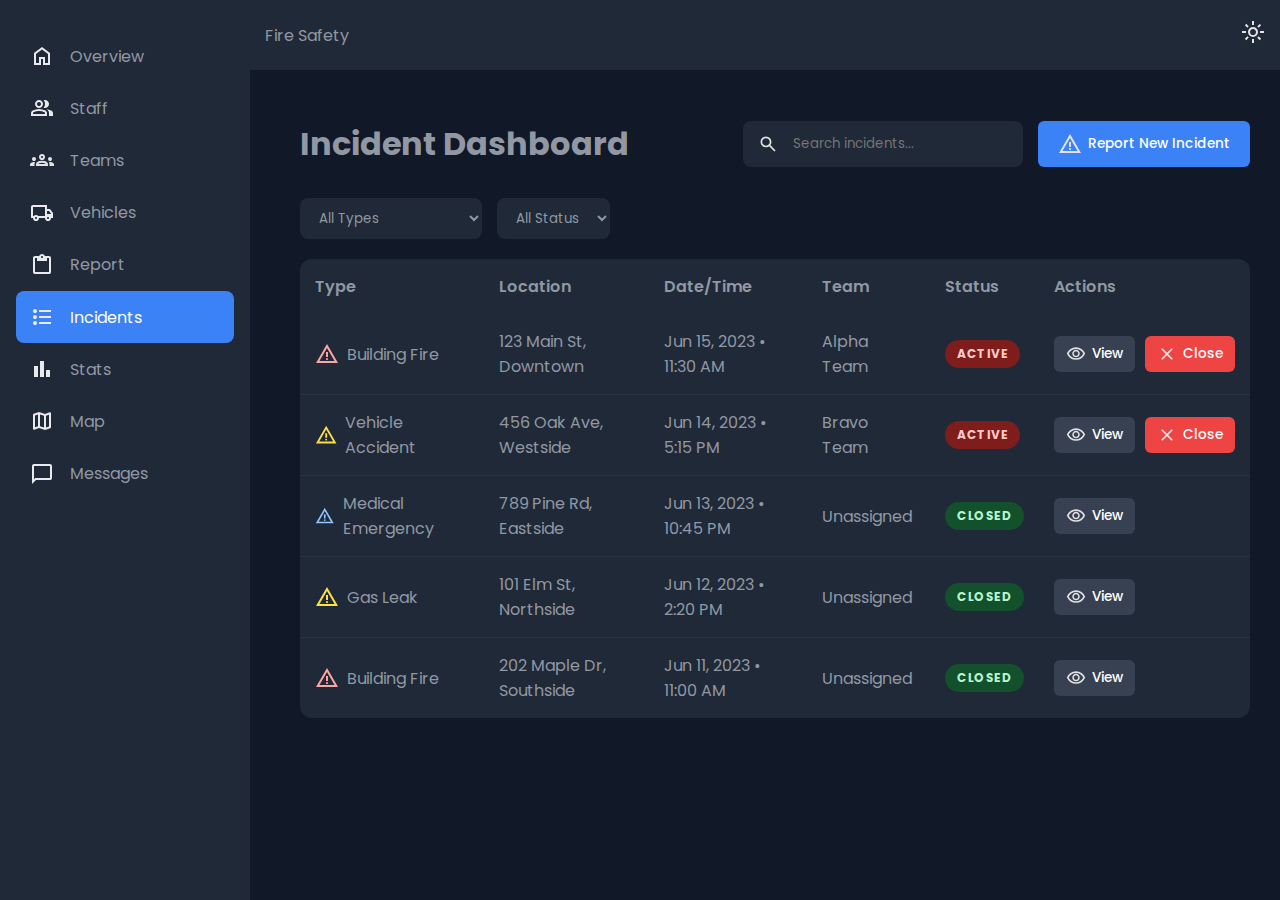
<file: pages/incidents.html>
<!DOCTYPE html>
<html lang="en">
<head>
  <meta charset="UTF-8">
  <meta name="viewport" content="width=device-width, initial-scale=1.0">
  <title>Incidents</title>
  <link rel="stylesheet" href="../styles/global.css">
  <link rel="stylesheet" href="../styles/sidebar.css">
  <link rel="stylesheet" href="../styles/incidents.css">
</head>
<body>
  <nav id="sidebar">
        <ul>
            <li>
                <a href="../index.html">
                    <svg xmlns="http://www.w3.org/2000/svg" height="24px" viewBox="0 -960 960 960" width="24px" fill="#e8eaed"><path d="M240-200h120v-240h240v240h120v-360L480-740 240-560v360Zm-80 80v-480l320-240 320 240v480H520v-240h-80v240H160Zm320-350Z"/></svg>
                    <span>Overview</span>
                </a>
            </li>
            <li>
                <a href="staff.html">
                    <svg xmlns="http://www.w3.org/2000/svg" height="24px" viewBox="0 -960 960 960" width="24px" fill="#e8eaed"><path d="M40-160v-112q0-34 17.5-62.5T104-378q62-31 126-46.5T360-440q66 0 130 15.5T616-378q29 15 46.5 43.5T680-272v112H40Zm720 0v-120q0-44-24.5-84.5T666-434q51 6 96 20.5t84 35.5q36 20 55 44.5t19 53.5v120H760ZM360-480q-66 0-113-47t-47-113q0-66 47-113t113-47q66 0 113 47t47 113q0 66-47 113t-113 47Zm400-160q0 66-47 113t-113 47q-11 0-28-2.5t-28-5.5q27-32 41.5-71t14.5-81q0-42-14.5-81T544-792q14-5 28-6.5t28-1.5q66 0 113 47t47 113ZM120-240h480v-32q0-11-5.5-20T580-306q-54-27-109-40.5T360-360q-56 0-111 13.5T140-306q-9 5-14.5 14t-5.5 20v32Zm240-320q33 0 56.5-23.5T440-640q0-33-23.5-56.5T360-720q-33 0-56.5 23.5T280-640q0 33 23.5 56.5T360-560Zm0 320Zm0-400Z"/></svg>
                    <span>Staff</span>
                </a>
            </li>
            <li>
                <a href="teams.html">
                    <svg xmlns="http://www.w3.org/2000/svg" height="24px" viewBox="0 -960 960 960" width="24px" fill="#e3e3e3"><path d="M0-240v-63q0-43 44-70t116-27q13 0 25 .5t23 2.5q-14 21-21 44t-7 48v65H0Zm240 0v-65q0-32 17.5-58.5T307-410q32-20 76.5-30t96.5-10q53 0 97.5 10t76.5 30q32 20 49 46.5t17 58.5v65H240Zm540 0v-65q0-26-6.5-49T754-397q11-2 22.5-2.5t23.5-.5q72 0 116 26.5t44 70.5v63H780Zm-455-80h311q-10-20-55.5-35T480-370q-55 0-100.5 15T325-320ZM160-440q-33 0-56.5-23.5T80-520q0-34 23.5-57t56.5-23q34 0 57 23t23 57q0 33-23 56.5T160-440Zm640 0q-33 0-56.5-23.5T720-520q0-34 23.5-57t56.5-23q34 0 57 23t23 57q0 33-23 56.5T800-440Zm-320-40q-50 0-85-35t-35-85q0-51 35-85.5t85-34.5q51 0 85.5 34.5T600-600q0 50-34.5 85T480-480Zm0-80q17 0 28.5-11.5T520-600q0-17-11.5-28.5T480-640q-17 0-28.5 11.5T440-600q0 17 11.5 28.5T480-560Zm1 240Zm-1-280Z"/></svg>
                    <span>Teams</span>
                </a>
            </li>
            <li>
                <a href="vehicles.html">
                    <svg xmlns="http://www.w3.org/2000/svg" height="24px" viewBox="0 -960 960 960" width="24px" fill="#e8eaed"><path d="M240-160q-50 0-85-35t-35-85H40v-440q0-33 23.5-56.5T120-800h560v160h120l120 160v200h-80q0 50-35 85t-85 35q-50 0-85-35t-35-85H360q0 50-35 85t-85 35Zm0-80q17 0 28.5-11.5T280-280q0-17-11.5-28.5T240-320q-17 0-28.5 11.5T200-280q0 17 11.5 28.5T240-240ZM120-360h32q17-18 39-29t49-11q27 0 49 11t39 29h272v-360H120v360Zm600 120q17 0 28.5-11.5T760-280q0-17-11.5-28.5T720-320q-17 0-28.5 11.5T680-280q0 17 11.5 28.5T720-240Zm-40-200h170l-90-120h-80v120ZM360-540Z"/></svg>
                    <span>Vehicles</span>
                </a>
            </li>
            <li>
                <a href="report.html">
                    <svg xmlns="http://www.w3.org/2000/svg" height="24px" viewBox="0 -960 960 960" width="24px" fill="#e8eaed"><path d="M200-120q-33 0-56.5-23.5T120-200v-560q0-33 23.5-56.5T200-840h167q11-35 43-57.5t70-22.5q40 0 71.5 22.5T594-840h166q33 0 56.5 23.5T840-760v560q0 33-23.5 56.5T760-120H200Zm0-80h560v-560h-80v120H280v-120h-80v560Zm280-560q17 0 28.5-11.5T520-800q0-17-11.5-28.5T480-840q-17 0-28.5 11.5T440-800q0 17 11.5 28.5T480-760Z"/></svg>
                    <span>Report</span>
                </a>
            </li>
            <li class="active">
                <a href="incidents.html">
                    <svg xmlns="http://www.w3.org/2000/svg" height="24px" viewBox="0 -960 960 960" width="24px" fill="#e8eaed"><path d="M360-200v-80h480v80H360Zm0-240v-80h480v80H360Zm0-240v-80h480v80H360ZM200-160q-33 0-56.5-23.5T120-240q0-33 23.5-56.5T200-320q33 0 56.5 23.5T280-240q0 33-23.5 56.5T200-160Zm0-240q-33 0-56.5-23.5T120-480q0-33 23.5-56.5T200-560q33 0 56.5 23.5T280-480q0 33-23.5 56.5T200-400Zm0-240q-33 0-56.5-23.5T120-720q0-33 23.5-56.5T200-800q33 0 56.5 23.5T280-720q0 33-23.5 56.5T200-640Z"/></svg>
                    <span>Incidents</span>
                </a>
            </li>
            <li>
                <a href="stats.html">
                    <svg xmlns="http://www.w3.org/2000/svg" height="24px" viewBox="0 -960 960 960" width="24px" fill="#e8eaed"><path d="M640-160v-280h160v280H640Zm-240 0v-640h160v640H400Zm-240 0v-440h160v440H160Z"/></svg>
                    <span>Stats</span>
                </a>
            </li>
            <li>
                <a href="map.html">
                    <svg xmlns="http://www.w3.org/2000/svg" height="24px" viewBox="0 -960 960 960" width="24px" fill="#e8eaed"><path d="m600-120-240-84-186 72q-20 8-37-4.5T120-170v-560q0-13 7.5-23t20.5-15l212-72 240 84 186-72q20-8 37 4.5t17 33.5v560q0 13-7.5 23T812-192l-212 72Zm-40-98v-468l-160-56v468l160 56Zm80 0 120-40v-474l-120 46v468Zm-440-10 120-46v-468l-120 40v474Zm440-458v468-468Zm-320-56v468-468Z"/></svg>
                    <span>Map</span>
                </a>
            </li>
            <li>
                <a href="message.html">
                    <svg xmlns="http://www.w3.org/2000/svg" height="24px" viewBox="0 -960 960 960" width="24px" fill="#e8eaed"><path d="M80-80v-720q0-33 23.5-56.5T160-880h640q33 0 56.5 23.5T880-800v480q0 33-23.5 56.5T800-240H240L80-80Zm126-240h594v-480H160v525l46-45Zm-46 0v-480 480Z"/></svg>
                    <span>Messages</span>
                </a>
            </li>
        </ul>
    </nav>
    <main>
        <div class="topbar">
            <p>Fire Safety</p>
            <a href="#">
                <svg xmlns="http://www.w3.org/2000/svg" height="24px" viewBox="0 -960 960 960" width="24px" fill="#e3e3e3"><path d="M480-360q50 0 85-35t35-85q0-50-35-85t-85-35q-50 0-85 35t-35 85q0 50 35 85t85 35Zm0 80q-83 0-141.5-58.5T280-480q0-83 58.5-141.5T480-680q83 0 141.5 58.5T680-480q0 83-58.5 141.5T480-280ZM200-440H40v-80h160v80Zm720 0H760v-80h160v80ZM440-760v-160h80v160h-80Zm0 720v-160h80v160h-80ZM256-650l-101-97 57-59 96 100-52 56Zm492 496-97-101 53-55 101 97-57 59Zm-98-550 97-101 59 57-100 96-56-52ZM154-212l101-97 55 53-97 101-59-57Zm326-268Z"/></svg>
            </a>
        </div>
  <div class="content">
    <div class="dashboardHeader">
      <h1>Incident Dashboard</h1>
      <div class="headerActions">
        <div class="searchBar">
          <svg xmlns="http://www.w3.org/2000/svg" height="24px" viewBox="0 -960 960 960" width="24px" fill="#e3e3e3"><path d="M784-120 532-372q-30 24-69 38t-83 14q-109 0-184.5-75.5T120-580q0-109 75.5-184.5T380-840q109 0 184.5 75.5T640-580q0 44-14 83t-38 69l252 252-56 56ZM380-400q75 0 127.5-52.5T560-580q0-75-52.5-127.5T380-760q-75 0-127.5 52.5T200-580q0 75 52.5 127.5T380-400Z"/></svg>
          <input type="text" placeholder="Search incidents...">
        </div>
        <a class="btn btnReport" href="report.html"><svg xmlns="http://www.w3.org/2000/svg" height="24px" viewBox="0 -960 960 960" width="24px" fill="#e3e3e3"><path d="m40-120 440-760 440 760H40Zm138-80h604L480-720 178-200Zm302-40q17 0 28.5-11.5T520-280q0-17-11.5-28.5T480-320q-17 0-28.5 11.5T440-280q0 17 11.5 28.5T480-240Zm-40-120h80v-200h-80v200Zm40-100Z"/></svg> Report New Incident</a>
      </div>
    </div>
    
    <div class="filterControls">
      <select class="filterSelect">
        <option>All Types</option>
        <option>Building Fire</option>
        <option>Vehicle Accident</option>
        <option>Medical Emergency</option>
        <option>Gas Leak</option>
      </select>
      <select class="filterSelect">
        <option>All Status</option>
        <option>Active</option>
        <option>Closed</option>
      </select>
    </div>
    
    <table class="incidentTable">
      <thead>
        <tr>
          <th>Type</th>
          <th>Location</th>
          <th>Date/Time</th>
          <th>Team</th>
          <th>Status</th>
          <th>Actions</th>
        </tr>
      </thead>
      <tbody>
        <tr>
          <td>
            <div class="incidentType">
                <svg id="red" xmlns="http://www.w3.org/2000/svg" height="24px" viewBox="0 -960 960 960" width="24px" fill="#e3e3e3"><path d="m40-120 440-760 440 760H40Zm138-80h604L480-720 178-200Zm302-40q17 0 28.5-11.5T520-280q0-17-11.5-28.5T480-320q-17 0-28.5 11.5T440-280q0 17 11.5 28.5T480-240Zm-40-120h80v-200h-80v200Zm40-100Z"/></svg>
                <span>Building Fire</span>
            </div>
          </td>
          <td>123 Main St, Downtown</td>
          <td>Jun 15, 2023 • 11:30 AM</td>
          <td>Alpha Team</td>
          <td><span class="statusBadge statusActive">Active</span></td>
          <td>
            <div class="tableActions">
              <button class="btn btnView"><svg xmlns="http://www.w3.org/2000/svg" height="20px" viewBox="0 -960 960 960" width="20px" fill="#e3e3e3"><path d="M480-320q75 0 127.5-52.5T660-500q0-75-52.5-127.5T480-680q-75 0-127.5 52.5T300-500q0 75 52.5 127.5T480-320Zm0-72q-45 0-76.5-31.5T372-500q0-45 31.5-76.5T480-608q45 0 76.5 31.5T588-500q0 45-31.5 76.5T480-392Zm0 192q-146 0-266-81.5T40-500q54-137 174-218.5T480-800q146 0 266 81.5T920-500q-54 137-174 218.5T480-200Zm0-300Zm0 220q113 0 207.5-59.5T832-500q-50-101-144.5-160.5T480-720q-113 0-207.5 59.5T128-500q50 101 144.5 160.5T480-280Z"/></svg> View</button>
              <button class="btn btnClose"><svg xmlns="http://www.w3.org/2000/svg" height="20px" viewBox="0 -960 960 960" width="20px" fill="#e3e3e3"><path d="m256-200-56-56 224-224-224-224 56-56 224 224 224-224 56 56-224 224 224 224-56 56-224-224-224 224Z"/></svg> Close</button>
            </div>
          </td>
        </tr>
        <tr>
          <td>
            <div class="incidentType">
              <svg id="yellow" xmlns="http://www.w3.org/2000/svg" height="24px" viewBox="0 -960 960 960" width="24px" fill="#e3e3e3"><path d="m40-120 440-760 440 760H40Zm138-80h604L480-720 178-200Zm302-40q17 0 28.5-11.5T520-280q0-17-11.5-28.5T480-320q-17 0-28.5 11.5T440-280q0 17 11.5 28.5T480-240Zm-40-120h80v-200h-80v200Zm40-100Z"/></svg>
              <span>Vehicle Accident</span>
            </div>
          </td>
          <td>456 Oak Ave, Westside</td>
          <td>Jun 14, 2023 • 5:15 PM</td>
          <td>Bravo Team</td>
          <td><span class="statusBadge statusActive">Active</span></td>
          <td>
            <div class="tableActions">
              <button class="btn btnView"><svg xmlns="http://www.w3.org/2000/svg" height="20px" viewBox="0 -960 960 960" width="20px" fill="#e3e3e3"><path d="M480-320q75 0 127.5-52.5T660-500q0-75-52.5-127.5T480-680q-75 0-127.5 52.5T300-500q0 75 52.5 127.5T480-320Zm0-72q-45 0-76.5-31.5T372-500q0-45 31.5-76.5T480-608q45 0 76.5 31.5T588-500q0 45-31.5 76.5T480-392Zm0 192q-146 0-266-81.5T40-500q54-137 174-218.5T480-800q146 0 266 81.5T920-500q-54 137-174 218.5T480-200Zm0-300Zm0 220q113 0 207.5-59.5T832-500q-50-101-144.5-160.5T480-720q-113 0-207.5 59.5T128-500q50 101 144.5 160.5T480-280Z"/></svg> View</button>
              <button class="btn btnClose"><svg xmlns="http://www.w3.org/2000/svg" height="20px" viewBox="0 -960 960 960" width="20px" fill="#e3e3e3"><path d="m256-200-56-56 224-224-224-224 56-56 224 224 224-224 56 56-224 224 224 224-56 56-224-224-224 224Z"/></svg> Close</button>
            </div>
          </td>
        </tr>
        <tr>
          <td>
            <div class="incidentType">
              <svg id="blue" xmlns="http://www.w3.org/2000/svg" height="24px" viewBox="0 -960 960 960" width="24px" fill="#e3e3e3"><path d="m40-120 440-760 440 760H40Zm138-80h604L480-720 178-200Zm302-40q17 0 28.5-11.5T520-280q0-17-11.5-28.5T480-320q-17 0-28.5 11.5T440-280q0 17 11.5 28.5T480-240Zm-40-120h80v-200h-80v200Zm40-100Z"/></svg>
              <span>Medical Emergency</span>
            </div>
          </td>
          <td>789 Pine Rd, Eastside</td>
          <td>Jun 13, 2023 • 10:45 PM</td>
          <td>Unassigned</td>
          <td><span class="statusBadge statusClosed">Closed</span></td>
          <td>
            <div class="tableActions">
              <button class="btn btnView"><svg xmlns="http://www.w3.org/2000/svg" height="20px" viewBox="0 -960 960 960" width="20px" fill="#e3e3e3"><path d="M480-320q75 0 127.5-52.5T660-500q0-75-52.5-127.5T480-680q-75 0-127.5 52.5T300-500q0 75 52.5 127.5T480-320Zm0-72q-45 0-76.5-31.5T372-500q0-45 31.5-76.5T480-608q45 0 76.5 31.5T588-500q0 45-31.5 76.5T480-392Zm0 192q-146 0-266-81.5T40-500q54-137 174-218.5T480-800q146 0 266 81.5T920-500q-54 137-174 218.5T480-200Zm0-300Zm0 220q113 0 207.5-59.5T832-500q-50-101-144.5-160.5T480-720q-113 0-207.5 59.5T128-500q50 101 144.5 160.5T480-280Z"/></svg> View</button>
            </div>
          </td>
        </tr>
        <tr>
          <td>
            <div class="incidentType">
              <svg id="yellow" xmlns="http://www.w3.org/2000/svg" height="24px" viewBox="0 -960 960 960" width="24px" fill="#e3e3e3"><path d="m40-120 440-760 440 760H40Zm138-80h604L480-720 178-200Zm302-40q17 0 28.5-11.5T520-280q0-17-11.5-28.5T480-320q-17 0-28.5 11.5T440-280q0 17 11.5 28.5T480-240Zm-40-120h80v-200h-80v200Zm40-100Z"/></svg>
              <span>Gas Leak</span>
            </div>
          </td>
          <td>101 Elm St, Northside</td>
          <td>Jun 12, 2023 • 2:20 PM</td>
          <td>Unassigned</td>
          <td><span class="statusBadge statusClosed">Closed</span></td>
          <td>
            <div class="tableActions">
              <button class="btn btnView"><svg xmlns="http://www.w3.org/2000/svg" height="20px" viewBox="0 -960 960 960" width="20px" fill="#e3e3e3"><path d="M480-320q75 0 127.5-52.5T660-500q0-75-52.5-127.5T480-680q-75 0-127.5 52.5T300-500q0 75 52.5 127.5T480-320Zm0-72q-45 0-76.5-31.5T372-500q0-45 31.5-76.5T480-608q45 0 76.5 31.5T588-500q0 45-31.5 76.5T480-392Zm0 192q-146 0-266-81.5T40-500q54-137 174-218.5T480-800q146 0 266 81.5T920-500q-54 137-174 218.5T480-200Zm0-300Zm0 220q113 0 207.5-59.5T832-500q-50-101-144.5-160.5T480-720q-113 0-207.5 59.5T128-500q50 101 144.5 160.5T480-280Z"/></svg> View</button>
            </div>
          </td>
        </tr>
        <tr>
          <td>
            <div class="incidentType">
              <svg id="red" xmlns="http://www.w3.org/2000/svg" height="24px" viewBox="0 -960 960 960" width="24px" fill="#e3e3e3"><path d="m40-120 440-760 440 760H40Zm138-80h604L480-720 178-200Zm302-40q17 0 28.5-11.5T520-280q0-17-11.5-28.5T480-320q-17 0-28.5 11.5T440-280q0 17 11.5 28.5T480-240Zm-40-120h80v-200h-80v200Zm40-100Z"/></svg>
              <span>Building Fire</span>
            </div>
          </td>
          <td>202 Maple Dr, Southside</td>
          <td>Jun 11, 2023 • 11:00 AM</td>
          <td>Unassigned</td>
          <td><span class="statusBadge statusClosed">Closed</span></td>
          <td>
            <div class="tableActions">
              <button class="btn btnView"><svg xmlns="http://www.w3.org/2000/svg" height="20px" viewBox="0 -960 960 960" width="20px" fill="#e3e3e3"><path d="M480-320q75 0 127.5-52.5T660-500q0-75-52.5-127.5T480-680q-75 0-127.5 52.5T300-500q0 75 52.5 127.5T480-320Zm0-72q-45 0-76.5-31.5T372-500q0-45 31.5-76.5T480-608q45 0 76.5 31.5T588-500q0 45-31.5 76.5T480-392Zm0 192q-146 0-266-81.5T40-500q54-137 174-218.5T480-800q146 0 266 81.5T920-500q-54 137-174 218.5T480-200Zm0-300Zm0 220q113 0 207.5-59.5T832-500q-50-101-144.5-160.5T480-720q-113 0-207.5 59.5T128-500q50 101 144.5 160.5T480-280Z"/></svg> View</button>
            </div>
          </td>
        </tr>
      </tbody>
    </table>
  </div>
  </main>
</body>
</html>
</file>
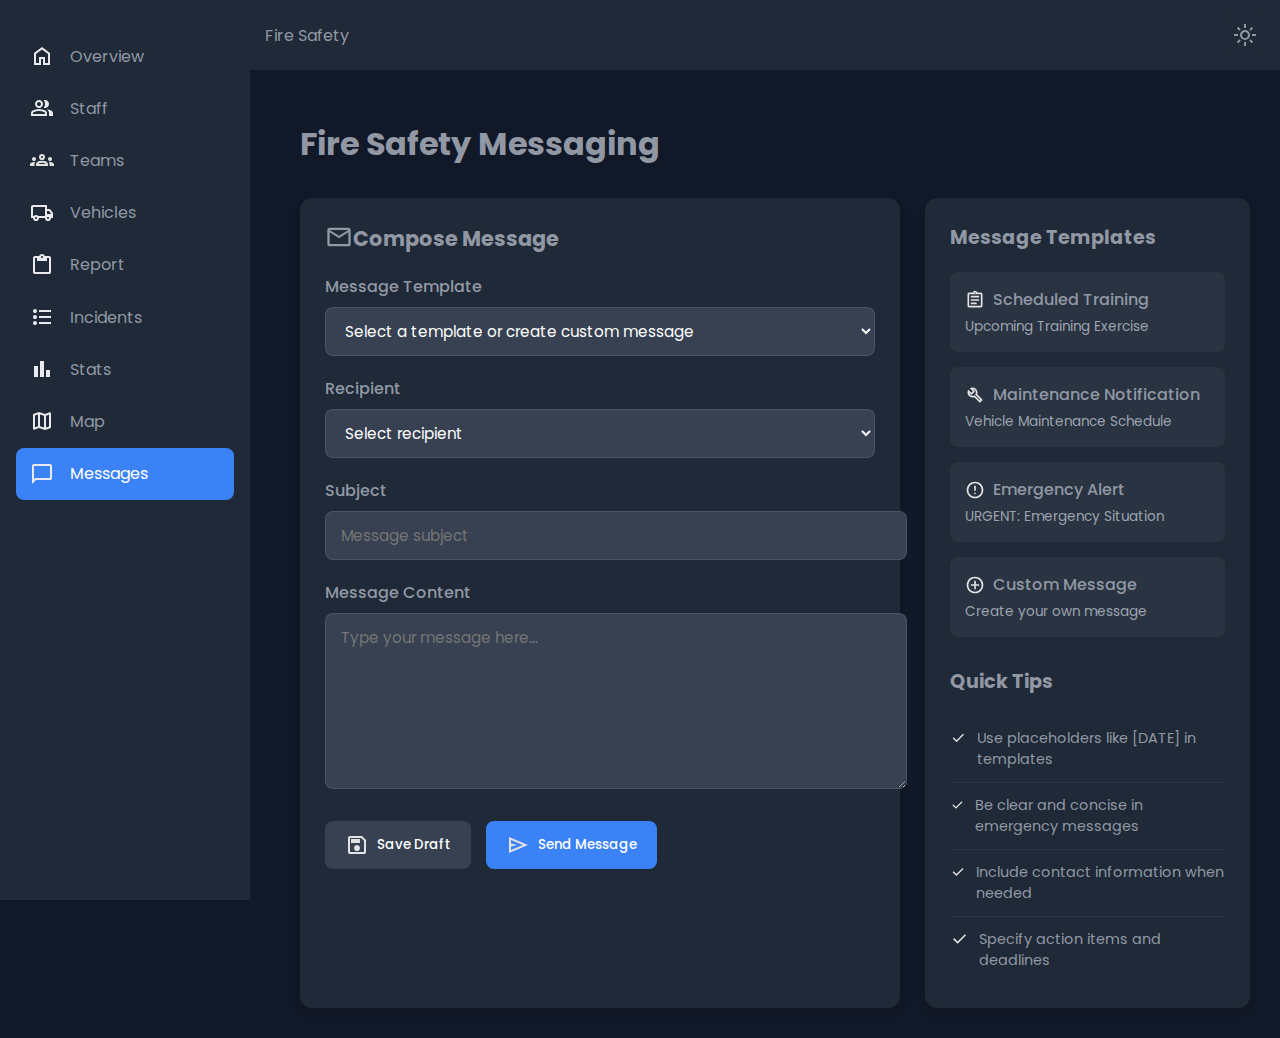
<file: pages/message.html>
<!DOCTYPE html>
<html lang="en">
<head>
    <meta charset="UTF-8">
    <meta name="viewport" content="width=device-width, initial-scale=1.0">
    <link rel="stylesheet" href="../styles/global.css">
    <link rel="stylesheet" href="../styles/sidebar.css">
    <link rel="stylesheet" href="../styles/message.css">
    <title>Staff</title>
    <script src="../script/toggleTheme.js" defer></script>
</head>
<body>
    <nav id="sidebar">
        <ul>
            <li>
                <a href="../index.html">
                    <svg xmlns="http://www.w3.org/2000/svg" height="24px" viewBox="0 -960 960 960" width="24px" fill="#e8eaed"><path d="M240-200h120v-240h240v240h120v-360L480-740 240-560v360Zm-80 80v-480l320-240 320 240v480H520v-240h-80v240H160Zm320-350Z"/></svg>
                    <span>Overview</span>
                </a>
            </li>
            <li>
                <a href="staff.html">
                    <svg xmlns="http://www.w3.org/2000/svg" height="24px" viewBox="0 -960 960 960" width="24px" fill="#e8eaed"><path d="M40-160v-112q0-34 17.5-62.5T104-378q62-31 126-46.5T360-440q66 0 130 15.5T616-378q29 15 46.5 43.5T680-272v112H40Zm720 0v-120q0-44-24.5-84.5T666-434q51 6 96 20.5t84 35.5q36 20 55 44.5t19 53.5v120H760ZM360-480q-66 0-113-47t-47-113q0-66 47-113t113-47q66 0 113 47t47 113q0 66-47 113t-113 47Zm400-160q0 66-47 113t-113 47q-11 0-28-2.5t-28-5.5q27-32 41.5-71t14.5-81q0-42-14.5-81T544-792q14-5 28-6.5t28-1.5q66 0 113 47t47 113ZM120-240h480v-32q0-11-5.5-20T580-306q-54-27-109-40.5T360-360q-56 0-111 13.5T140-306q-9 5-14.5 14t-5.5 20v32Zm240-320q33 0 56.5-23.5T440-640q0-33-23.5-56.5T360-720q-33 0-56.5 23.5T280-640q0 33 23.5 56.5T360-560Zm0 320Zm0-400Z"/></svg>
                    <span>Staff</span>
                </a>
            </li>
            <li>
                <a href="teams.html">
                    <svg xmlns="http://www.w3.org/2000/svg" height="24px" viewBox="0 -960 960 960" width="24px" fill="#e3e3e3"><path d="M0-240v-63q0-43 44-70t116-27q13 0 25 .5t23 2.5q-14 21-21 44t-7 48v65H0Zm240 0v-65q0-32 17.5-58.5T307-410q32-20 76.5-30t96.5-10q53 0 97.5 10t76.5 30q32 20 49 46.5t17 58.5v65H240Zm540 0v-65q0-26-6.5-49T754-397q11-2 22.5-2.5t23.5-.5q72 0 116 26.5t44 70.5v63H780Zm-455-80h311q-10-20-55.5-35T480-370q-55 0-100.5 15T325-320ZM160-440q-33 0-56.5-23.5T80-520q0-34 23.5-57t56.5-23q34 0 57 23t23 57q0 33-23 56.5T160-440Zm640 0q-33 0-56.5-23.5T720-520q0-34 23.5-57t56.5-23q34 0 57 23t23 57q0 33-23 56.5T800-440Zm-320-40q-50 0-85-35t-35-85q0-51 35-85.5t85-34.5q51 0 85.5 34.5T600-600q0 50-34.5 85T480-480Zm0-80q17 0 28.5-11.5T520-600q0-17-11.5-28.5T480-640q-17 0-28.5 11.5T440-600q0 17 11.5 28.5T480-560Zm1 240Zm-1-280Z"/></svg>
                    <span>Teams</span>
                </a>
            </li>
            <li>
                <a href="vehicles.html">
                    <svg xmlns="http://www.w3.org/2000/svg" height="24px" viewBox="0 -960 960 960" width="24px" fill="#e8eaed"><path d="M240-160q-50 0-85-35t-35-85H40v-440q0-33 23.5-56.5T120-800h560v160h120l120 160v200h-80q0 50-35 85t-85 35q-50 0-85-35t-35-85H360q0 50-35 85t-85 35Zm0-80q17 0 28.5-11.5T280-280q0-17-11.5-28.5T240-320q-17 0-28.5 11.5T200-280q0 17 11.5 28.5T240-240ZM120-360h32q17-18 39-29t49-11q27 0 49 11t39 29h272v-360H120v360Zm600 120q17 0 28.5-11.5T760-280q0-17-11.5-28.5T720-320q-17 0-28.5 11.5T680-280q0 17 11.5 28.5T720-240Zm-40-200h170l-90-120h-80v120ZM360-540Z"/></svg>
                    <span>Vehicles</span>
                </a>
            </li>
            <li>
                <a href="report.html">
                    <svg xmlns="http://www.w3.org/2000/svg" height="24px" viewBox="0 -960 960 960" width="24px" fill="#e8eaed"><path d="M200-120q-33 0-56.5-23.5T120-200v-560q0-33 23.5-56.5T200-840h167q11-35 43-57.5t70-22.5q40 0 71.5 22.5T594-840h166q33 0 56.5 23.5T840-760v560q0 33-23.5 56.5T760-120H200Zm0-80h560v-560h-80v120H280v-120h-80v560Zm280-560q17 0 28.5-11.5T520-800q0-17-11.5-28.5T480-840q-17 0-28.5 11.5T440-800q0 17 11.5 28.5T480-760Z"/></svg>
                    <span>Report</span>
                </a>
            </li>
            <li>
                <a href="incidents.html">
                    <svg xmlns="http://www.w3.org/2000/svg" height="24px" viewBox="0 -960 960 960" width="24px" fill="#e8eaed"><path d="M360-200v-80h480v80H360Zm0-240v-80h480v80H360Zm0-240v-80h480v80H360ZM200-160q-33 0-56.5-23.5T120-240q0-33 23.5-56.5T200-320q33 0 56.5 23.5T280-240q0 33-23.5 56.5T200-160Zm0-240q-33 0-56.5-23.5T120-480q0-33 23.5-56.5T200-560q33 0 56.5 23.5T280-480q0 33-23.5 56.5T200-400Zm0-240q-33 0-56.5-23.5T120-720q0-33 23.5-56.5T200-800q33 0 56.5 23.5T280-720q0 33-23.5 56.5T200-640Z"/></svg>
                    <span>Incidents</span>
                </a>
            </li>
            <li>
                <a href="stats.html">
                    <svg xmlns="http://www.w3.org/2000/svg" height="24px" viewBox="0 -960 960 960" width="24px" fill="#e8eaed"><path d="M640-160v-280h160v280H640Zm-240 0v-640h160v640H400Zm-240 0v-440h160v440H160Z"/></svg>
                    <span>Stats</span>
                </a>
            </li>
            <li>
                <a href="map.html">
                    <svg xmlns="http://www.w3.org/2000/svg" height="24px" viewBox="0 -960 960 960" width="24px" fill="#e8eaed"><path d="m600-120-240-84-186 72q-20 8-37-4.5T120-170v-560q0-13 7.5-23t20.5-15l212-72 240 84 186-72q20-8 37 4.5t17 33.5v560q0 13-7.5 23T812-192l-212 72Zm-40-98v-468l-160-56v468l160 56Zm80 0 120-40v-474l-120 46v468Zm-440-10 120-46v-468l-120 40v474Zm440-458v468-468Zm-320-56v468-468Z"/></svg>
                    <span>Map</span>
                </a>
            </li>
            <li class="active">
                <a href="message.html">
                    <svg xmlns="http://www.w3.org/2000/svg" height="24px" viewBox="0 -960 960 960" width="24px" fill="#e8eaed"><path d="M80-80v-720q0-33 23.5-56.5T160-880h640q33 0 56.5 23.5T880-800v480q0 33-23.5 56.5T800-240H240L80-80Zm126-240h594v-480H160v525l46-45Zm-46 0v-480 480Z"/></svg>
                    <span>Messages</span>
                </a>
            </li>
        </ul>
    </nav>
    <main>
        <div class="topbar">
            <p>Fire Safety</p>
            <button id="toggleTheme" >
                <svg xmlns="http://www.w3.org/2000/svg" height="24px" viewBox="0 -960 960 960" width="24px" fill="#e3e3e3"><path d="M480-120q-150 0-255-105T120-480q0-150 105-255t255-105q14 0 27.5 1t26.5 3q-41 29-65.5 75.5T444-660q0 90 63 153t153 63q55 0 101-24.5t75-65.5q2 13 3 26.5t1 27.5q0 150-105 255T480-120Zm0-80q88 0 158-48.5T740-375q-20 5-40 8t-40 3q-123 0-209.5-86.5T364-660q0-20 3-40t8-40q-78 32-126.5 102T200-480q0 116 82 198t198 82Zm-10-270Z"/></svg>
                <svg xmlns="http://www.w3.org/2000/svg" height="24px" viewBox="0 -960 960 960" width="24px" fill="#e3e3e3"><path d="M480-360q50 0 85-35t35-85q0-50-35-85t-85-35q-50 0-85 35t-35 85q0 50 35 85t85 35Zm0 80q-83 0-141.5-58.5T280-480q0-83 58.5-141.5T480-680q83 0 141.5 58.5T680-480q0 83-58.5 141.5T480-280ZM200-440H40v-80h160v80Zm720 0H760v-80h160v80ZM440-760v-160h80v160h-80Zm0 720v-160h80v160h-80ZM256-650l-101-97 57-59 96 100-52 56Zm492 496-97-101 53-55 101 97-57 59Zm-98-550 97-101 59 57-100 96-56-52ZM154-212l101-97 55 53-97 101-59-57Zm326-268Z"/></svg>
            </button>
        </div>
        <div class="main">
            <div class="dashboardHeader">
                <h1>Fire Safety Messaging</h1>
            </div>

            <div class="messageContainer">
                <div class="messageCard">
                    <h3><svg xmlns="http://www.w3.org/2000/svg" height="28px" viewBox="0 -960 960 960" width="28px" fill="#e3e3e3"><path d="M160-160q-33 0-56.5-23.5T80-240v-480q0-33 23.5-56.5T160-800h640q33 0 56.5 23.5T880-720v480q0 33-23.5 56.5T800-160H160Zm320-280L160-640v400h640v-400L480-440Zm0-80 320-200H160l320 200ZM160-640v-80 480-400Z"/></svg>Compose Message</h3>

                    <div class="formGroup">
                        <label class="formLabel">Message Template</label>
                        <select class="formControl">
                            <option>Select a template or create custom message</option>
                            <option>Scheduled Training</option>
                            <option>Maintenance Notification</option>
                            <option>Emergency Alert</option>
                        </select>
                    </div>

                    <div class="formGroup">
                        <label class="formLabel">Recipient</label>
                        <select class="formControl">
                            <option>Select recipient</option>
                            <option>All Staff</option>
                            <option>Alpha Team</option>
                            <option>Bravo Team</option>
                            <option>Charlie Team</option>
                            <option>Delta Team</option>
                        </select>
                    </div>

                    <div class="formGroup">
                        <label class="formLabel">Subject</label>
                        <input type="text" class="formControl" placeholder="Message subject">
                    </div>

                    <div class="formGroup">
                        <label class="formLabel">Message Content</label>
                        <textarea class="formControl" placeholder="Type your message here..."></textarea>
                    </div>

                    <div class="formButtons">
                        <button class="btn btnDraft"><svg xmlns="http://www.w3.org/2000/svg" height="24px" viewBox="0 -960 960 960" width="24px" fill="#e3e3e3"><path d="M840-680v480q0 33-23.5 56.5T760-120H200q-33 0-56.5-23.5T120-200v-560q0-33 23.5-56.5T200-840h480l160 160Zm-80 34L646-760H200v560h560v-446ZM480-240q50 0 85-35t35-85q0-50-35-85t-85-35q-50 0-85 35t-35 85q0 50 35 85t85 35ZM240-560h360v-160H240v160Zm-40-86v446-560 114Z"/></svg>Save Draft</button>
                        <button class="btn btnSend"><svg xmlns="http://www.w3.org/2000/svg" height="24px" viewBox="0 -960 960 960" width="24px" fill="#e3e3e3"><path d="M120-160v-640l760 320-760 320Zm80-120 474-200-474-200v140l240 60-240 60v140Zm0 0v-400 400Z"/></svg>Send Message</button>
                    </div>
                </div>

                <div class="sidebarCard">
                    <h3>Message Templates</h3>
                    <ul class="templatesList">
                        <li class="templateItem">
                            <div class="templateTitle"><svg xmlns="http://www.w3.org/2000/svg" height="20px" viewBox="0 -960 960 960" width="20px" fill="#e3e3e3"><path d="M200-120q-33 0-56.5-23.5T120-200v-560q0-33 23.5-56.5T200-840h168q13-36 43.5-58t68.5-22q38 0 68.5 22t43.5 58h168q33 0 56.5 23.5T840-760v560q0 33-23.5 56.5T760-120H200Zm0-80h560v-560H200v560Zm80-80h280v-80H280v80Zm0-160h400v-80H280v80Zm0-160h400v-80H280v80Zm200-190q13 0 21.5-8.5T510-820q0-13-8.5-21.5T480-850q-13 0-21.5 8.5T450-820q0 13 8.5 21.5T480-790ZM200-200v-560 560Z"/></svg>Scheduled Training</div>
                            <div class="templateType">Upcoming Training Exercise</div>
                        </li>
                        <li class="templateItem">
                            <div class="templateTitle"><svg xmlns="http://www.w3.org/2000/svg" height="20px" viewBox="0 -960 960 960" width="20px" fill="#e3e3e3"><path d="M686-132 444-376q-20 8-40.5 12t-43.5 4q-100 0-170-70t-70-170q0-36 10-68.5t28-61.5l146 146 72-72-146-146q29-18 61.5-28t68.5-10q100 0 170 70t70 170q0 23-4 43.5T584-516l244 242q12 12 12 29t-12 29l-84 84q-12 12-29 12t-29-12Zm29-85 27-27-256-256q18-20 26-46.5t8-53.5q0-60-38.5-104.5T386-758l74 74q12 12 12 28t-12 28L332-500q-12 12-28 12t-28-12l-74-74q9 57 53.5 95.5T360-440q26 0 52-8t47-25l256 256ZM472-488Z"/></svg>Maintenance Notification</div>
                            <div class="templateType">Vehicle Maintenance Schedule</div>
                        </li>
                        <li class="templateItem">
                            <div class="templateTitle"><svg xmlns="http://www.w3.org/2000/svg" height="20px" viewBox="0 -960 960 960" width="20px" fill="#e3e3e3"><path d="M480-280q17 0 28.5-11.5T520-320q0-17-11.5-28.5T480-360q-17 0-28.5 11.5T440-320q0 17 11.5 28.5T480-280Zm-40-160h80v-240h-80v240Zm40 360q-83 0-156-31.5T197-197q-54-54-85.5-127T80-480q0-83 31.5-156T197-763q54-54 127-85.5T480-880q83 0 156 31.5T763-763q54 54 85.5 127T880-480q0 83-31.5 156T763-197q-54 54-127 85.5T480-80Zm0-80q134 0 227-93t93-227q0-134-93-227t-227-93q-134 0-227 93t-93 227q0 134 93 227t227 93Zm0-320Z"/></svg>Emergency Alert</div>
                            <div class="templateType">URGENT: Emergency Situation</div>
                        </li>
                        <li class="templateItem">
                            <div class="templateTitle"><svg xmlns="http://www.w3.org/2000/svg" height="20px" viewBox="0 -960 960 960" width="20px" fill="#e3e3e3"><path d="M440-280h80v-160h160v-80H520v-160h-80v160H280v80h160v160Zm40 200q-83 0-156-31.5T197-197q-54-54-85.5-127T80-480q0-83 31.5-156T197-763q54-54 127-85.5T480-880q83 0 156 31.5T763-763q54 54 85.5 127T880-480q0 83-31.5 156T763-197q-54 54-127 85.5T480-80Zm0-80q134 0 227-93t93-227q0-134-93-227t-227-93q-134 0-227 93t-93 227q0 134 93 227t227 93Zm0-320Z"/></svg>Custom Message</div>
                            <div class="templateType">Create your own message</div>
                        </li>
                    </ul>

                    <h3 style="margin-top:30px;">Quick Tips</h3>
                    <ul class="tips">
                        <li class="tipsItem">
                            <svg xmlns="http://www.w3.org/2000/svg" height="20px" viewBox="0 -960 960 960" width="20px" fill="#e3e3e3"><path d="M382-240 154-468l57-57 171 171 367-367 57 57-424 424Z"/></svg>
                            <span>Use placeholders like [DATE] in templates</span>
                        </li>
                        <li class="tipsItem">
                            <svg xmlns="http://www.w3.org/2000/svg" height="20px" viewBox="0 -960 960 960" width="20px" fill="#e3e3e3"><path d="M382-240 154-468l57-57 171 171 367-367 57 57-424 424Z"/></svg>
                            <span>Be clear and concise in emergency messages</span>
                        </li>
                        <li class="tipsItem">
                            <svg xmlns="http://www.w3.org/2000/svg" height="20px" viewBox="0 -960 960 960" width="20px" fill="#e3e3e3"><path d="M382-240 154-468l57-57 171 171 367-367 57 57-424 424Z"/></svg>
                            <span>Include contact information when needed</span>
                        </li>
                        <li class="tipsItem">
                            <svg xmlns="http://www.w3.org/2000/svg" height="20px" viewBox="0 -960 960 960" width="20px" fill="#e3e3e3"><path d="M382-240 154-468l57-57 171 171 367-367 57 57-424 424Z"/></svg>
                            <span>Specify action items and deadlines</span>
                        </li>
                    </ul>
                </div>
            </div>
        </div>
    </main>
</body>
</html>
</file>
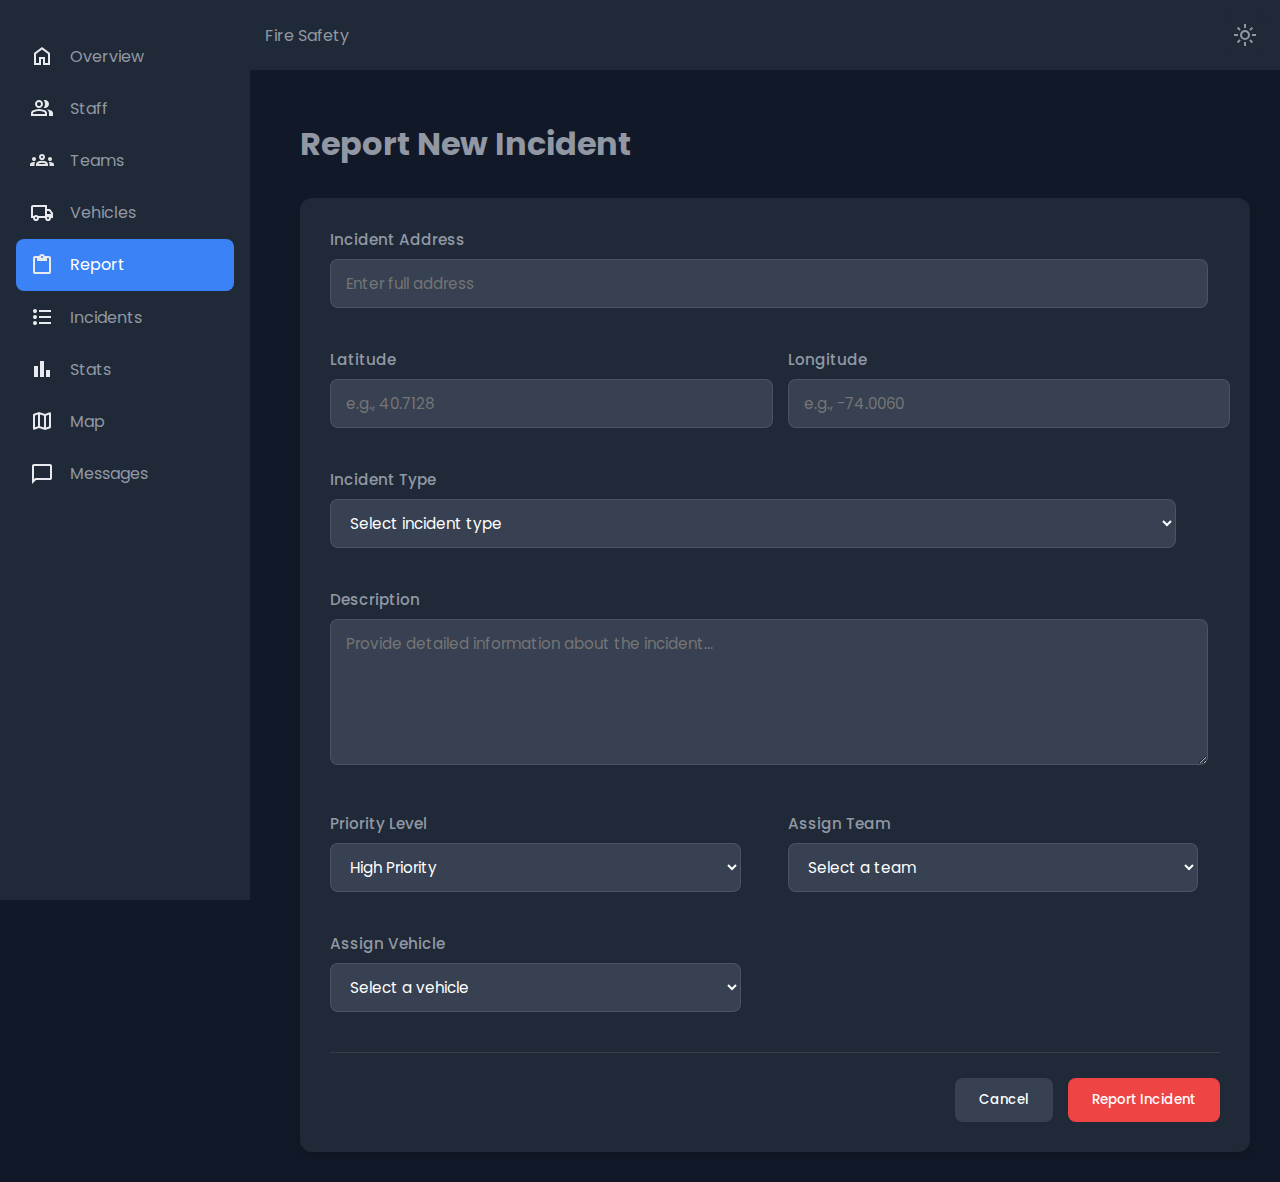
<file: pages/report.html>
<!DOCTYPE html>
<html lang="en">
<head>
    <meta charset="UTF-8">
    <meta name="viewport" content="width=device-width, initial-scale=1.0">
    <link rel="stylesheet" href="../styles/global.css">
    <link rel="stylesheet" href="../styles/sidebar.css">
    <link rel="stylesheet" href="../styles/report.css">
    <title>Staff</title>
    <script src="../script/report.js" defer></script>
    <script src="../script/toggleTheme.js" defer></script>
</head>
<body>
    <nav id="sidebar">
        <ul>
            <li>
                <a href="../index.html">
                    <svg xmlns="http://www.w3.org/2000/svg" height="24px" viewBox="0 -960 960 960" width="24px" fill="#e8eaed"><path d="M240-200h120v-240h240v240h120v-360L480-740 240-560v360Zm-80 80v-480l320-240 320 240v480H520v-240h-80v240H160Zm320-350Z"/></svg>
                    <span>Overview</span>
                </a>
            </li>
            <li>
                <a href="staff.html">
                    <svg xmlns="http://www.w3.org/2000/svg" height="24px" viewBox="0 -960 960 960" width="24px" fill="#e8eaed"><path d="M40-160v-112q0-34 17.5-62.5T104-378q62-31 126-46.5T360-440q66 0 130 15.5T616-378q29 15 46.5 43.5T680-272v112H40Zm720 0v-120q0-44-24.5-84.5T666-434q51 6 96 20.5t84 35.5q36 20 55 44.5t19 53.5v120H760ZM360-480q-66 0-113-47t-47-113q0-66 47-113t113-47q66 0 113 47t47 113q0 66-47 113t-113 47Zm400-160q0 66-47 113t-113 47q-11 0-28-2.5t-28-5.5q27-32 41.5-71t14.5-81q0-42-14.5-81T544-792q14-5 28-6.5t28-1.5q66 0 113 47t47 113ZM120-240h480v-32q0-11-5.5-20T580-306q-54-27-109-40.5T360-360q-56 0-111 13.5T140-306q-9 5-14.5 14t-5.5 20v32Zm240-320q33 0 56.5-23.5T440-640q0-33-23.5-56.5T360-720q-33 0-56.5 23.5T280-640q0 33 23.5 56.5T360-560Zm0 320Zm0-400Z"/></svg>
                    <span>Staff</span>
                </a>
            </li>
            <li>
                <a href="teams.html">
                    <svg xmlns="http://www.w3.org/2000/svg" height="24px" viewBox="0 -960 960 960" width="24px" fill="#e3e3e3"><path d="M0-240v-63q0-43 44-70t116-27q13 0 25 .5t23 2.5q-14 21-21 44t-7 48v65H0Zm240 0v-65q0-32 17.5-58.5T307-410q32-20 76.5-30t96.5-10q53 0 97.5 10t76.5 30q32 20 49 46.5t17 58.5v65H240Zm540 0v-65q0-26-6.5-49T754-397q11-2 22.5-2.5t23.5-.5q72 0 116 26.5t44 70.5v63H780Zm-455-80h311q-10-20-55.5-35T480-370q-55 0-100.5 15T325-320ZM160-440q-33 0-56.5-23.5T80-520q0-34 23.5-57t56.5-23q34 0 57 23t23 57q0 33-23 56.5T160-440Zm640 0q-33 0-56.5-23.5T720-520q0-34 23.5-57t56.5-23q34 0 57 23t23 57q0 33-23 56.5T800-440Zm-320-40q-50 0-85-35t-35-85q0-51 35-85.5t85-34.5q51 0 85.5 34.5T600-600q0 50-34.5 85T480-480Zm0-80q17 0 28.5-11.5T520-600q0-17-11.5-28.5T480-640q-17 0-28.5 11.5T440-600q0 17 11.5 28.5T480-560Zm1 240Zm-1-280Z"/></svg>
                    <span>Teams</span>
                </a>
            </li>
            <li>
                <a href="vehicles.html">
                    <svg xmlns="http://www.w3.org/2000/svg" height="24px" viewBox="0 -960 960 960" width="24px" fill="#e8eaed"><path d="M240-160q-50 0-85-35t-35-85H40v-440q0-33 23.5-56.5T120-800h560v160h120l120 160v200h-80q0 50-35 85t-85 35q-50 0-85-35t-35-85H360q0 50-35 85t-85 35Zm0-80q17 0 28.5-11.5T280-280q0-17-11.5-28.5T240-320q-17 0-28.5 11.5T200-280q0 17 11.5 28.5T240-240ZM120-360h32q17-18 39-29t49-11q27 0 49 11t39 29h272v-360H120v360Zm600 120q17 0 28.5-11.5T760-280q0-17-11.5-28.5T720-320q-17 0-28.5 11.5T680-280q0 17 11.5 28.5T720-240Zm-40-200h170l-90-120h-80v120ZM360-540Z"/></svg>
                    <span>Vehicles</span>
                </a>
            </li>
            <li class="active">
                <a href="report.html">
                    <svg xmlns="http://www.w3.org/2000/svg" height="24px" viewBox="0 -960 960 960" width="24px" fill="#e8eaed"><path d="M200-120q-33 0-56.5-23.5T120-200v-560q0-33 23.5-56.5T200-840h167q11-35 43-57.5t70-22.5q40 0 71.5 22.5T594-840h166q33 0 56.5 23.5T840-760v560q0 33-23.5 56.5T760-120H200Zm0-80h560v-560h-80v120H280v-120h-80v560Zm280-560q17 0 28.5-11.5T520-800q0-17-11.5-28.5T480-840q-17 0-28.5 11.5T440-800q0 17 11.5 28.5T480-760Z"/></svg>
                    <span>Report</span>
                </a>
            </li>
            <li>
                <a href="incidents.html">
                    <svg xmlns="http://www.w3.org/2000/svg" height="24px" viewBox="0 -960 960 960" width="24px" fill="#e8eaed"><path d="M360-200v-80h480v80H360Zm0-240v-80h480v80H360Zm0-240v-80h480v80H360ZM200-160q-33 0-56.5-23.5T120-240q0-33 23.5-56.5T200-320q33 0 56.5 23.5T280-240q0 33-23.5 56.5T200-160Zm0-240q-33 0-56.5-23.5T120-480q0-33 23.5-56.5T200-560q33 0 56.5 23.5T280-480q0 33-23.5 56.5T200-400Zm0-240q-33 0-56.5-23.5T120-720q0-33 23.5-56.5T200-800q33 0 56.5 23.5T280-720q0 33-23.5 56.5T200-640Z"/></svg>
                    <span>Incidents</span>
                </a>
            </li>
            <li>
                <a href="stats.html">
                    <svg xmlns="http://www.w3.org/2000/svg" height="24px" viewBox="0 -960 960 960" width="24px" fill="#e8eaed"><path d="M640-160v-280h160v280H640Zm-240 0v-640h160v640H400Zm-240 0v-440h160v440H160Z"/></svg>
                    <span>Stats</span>
                </a>
            </li>
            <li>
                <a href="map.html">
                    <svg xmlns="http://www.w3.org/2000/svg" height="24px" viewBox="0 -960 960 960" width="24px" fill="#e8eaed"><path d="m600-120-240-84-186 72q-20 8-37-4.5T120-170v-560q0-13 7.5-23t20.5-15l212-72 240 84 186-72q20-8 37 4.5t17 33.5v560q0 13-7.5 23T812-192l-212 72Zm-40-98v-468l-160-56v468l160 56Zm80 0 120-40v-474l-120 46v468Zm-440-10 120-46v-468l-120 40v474Zm440-458v468-468Zm-320-56v468-468Z"/></svg>
                    <span>Map</span>
                </a>
            </li>
            <li>
                <a href="message.html">
                    <svg xmlns="http://www.w3.org/2000/svg" height="24px" viewBox="0 -960 960 960" width="24px" fill="#e8eaed"><path d="M80-80v-720q0-33 23.5-56.5T160-880h640q33 0 56.5 23.5T880-800v480q0 33-23.5 56.5T800-240H240L80-80Zm126-240h594v-480H160v525l46-45Zm-46 0v-480 480Z"/></svg>
                    <span>Messages</span>
                </a>
            </li>
        </ul>
    </nav>
    <main>
        <div class="topbar">
            <p>Fire Safety</p>
            <button id="toggleTheme" >
                <svg xmlns="http://www.w3.org/2000/svg" height="24px" viewBox="0 -960 960 960" width="24px" fill="#e3e3e3"><path d="M480-120q-150 0-255-105T120-480q0-150 105-255t255-105q14 0 27.5 1t26.5 3q-41 29-65.5 75.5T444-660q0 90 63 153t153 63q55 0 101-24.5t75-65.5q2 13 3 26.5t1 27.5q0 150-105 255T480-120Zm0-80q88 0 158-48.5T740-375q-20 5-40 8t-40 3q-123 0-209.5-86.5T364-660q0-20 3-40t8-40q-78 32-126.5 102T200-480q0 116 82 198t198 82Zm-10-270Z"/></svg>
                <svg xmlns="http://www.w3.org/2000/svg" height="24px" viewBox="0 -960 960 960" width="24px" fill="#e3e3e3"><path d="M480-360q50 0 85-35t35-85q0-50-35-85t-85-35q-50 0-85 35t-35 85q0 50 35 85t85 35Zm0 80q-83 0-141.5-58.5T280-480q0-83 58.5-141.5T480-680q83 0 141.5 58.5T680-480q0 83-58.5 141.5T480-280ZM200-440H40v-80h160v80Zm720 0H760v-80h160v80ZM440-760v-160h80v160h-80Zm0 720v-160h80v160h-80ZM256-650l-101-97 57-59 96 100-52 56Zm492 496-97-101 53-55 101 97-57 59Zm-98-550 97-101 59 57-100 96-56-52ZM154-212l101-97 55 53-97 101-59-57Zm326-268Z"/></svg>
            </button>
        </div>
        <div class="main">
            <div class="dashboardHeader">
                <h1>Report New Incident</h1>
            </div>
    
        <form class="incidentForm" id="incidentForm">
            <div class="formGrid">
                <div class="formGroup fullWidth">
                    <label class="formLabel">Incident Address</label>
                    <input type="text" class="formControl" placeholder="Enter full address">
            </div>
        
        <div class="formGroup">
          <label class="formLabel">Latitude</label>
          <input type="text" class="formControl" placeholder="e.g., 40.7128">
        </div>
        
        <div class="formGroup">
          <label class="formLabel">Longitude</label>
          <input type="text" class="formControl" placeholder="e.g., -74.0060">
        </div>
        
        <div class="formGroup fullWidth">
          <label class="formLabel">Incident Type</label>
          <select class="formControl">
            <option value="">Select incident type</option>
            <option value="fire">🔥 Building Fire</option>
            <option value="vehicle">⚠️ Vehicle Accident</option>
            <option value="medical">🚑 Medical Emergency</option>
            <option value="hazmat">☢️ Hazmat Spill</option>
            <option value="rescue">🛟 Rescue Operation</option>
            <option value="other">❓ Other</option>
          </select>
        </div>
        
        <div class="formGroup fullWidth">
          <label class="formLabel">Description</label>
          <textarea class="formControl" placeholder="Provide detailed information about the incident..."></textarea>
        </div>
        
        <div class="formGroup">
          <label class="formLabel">Priority Level</label>
          <select class="formControl">
            <option value="low">Low Priority</option>
            <option value="medium">Medium Priority</option>
            <option value="high" selected>High Priority</option>
            <option value="emergency">Emergency</option>
          </select>
        </div>
        
        <div class="formGroup">
          <label class="formLabel">Assign Team</label>
          <select class="formControl">
            <option value="">Select a team</option>
            <option value="alpha">Alpha Team</option>
            <option value="bravo">Bravo Team</option>
            <option value="charlie">Charlie Team</option>
            <option value="delta">Delta Team</option>
          </select>
        </div>
        
        <div class="formGroup">
          <label class="formLabel">Assign Vehicle</label>
          <select class="formControl">
            <option value="">Select a vehicle</option>
            <option value="engine1">Engine 1 - Fire Engine</option>
            <option value="engine2">Engine 2 - Fire Engine</option>
            <option value="rescue1">Rescue 1 - Medical Unit</option>
            <option value="ladder1">Ladder 1 - Aerial Truck</option>
          </select>
        </div>
      </div>
      
      <div class="formActions">
        <button type="button" class="btn btnCancel"> Cancel</button>
        <button type="submit" class="btn btnSubmit"> Report Incident</button>
      </div>
    </form>
    </div>
    </main>
</body>
</html>
</file>
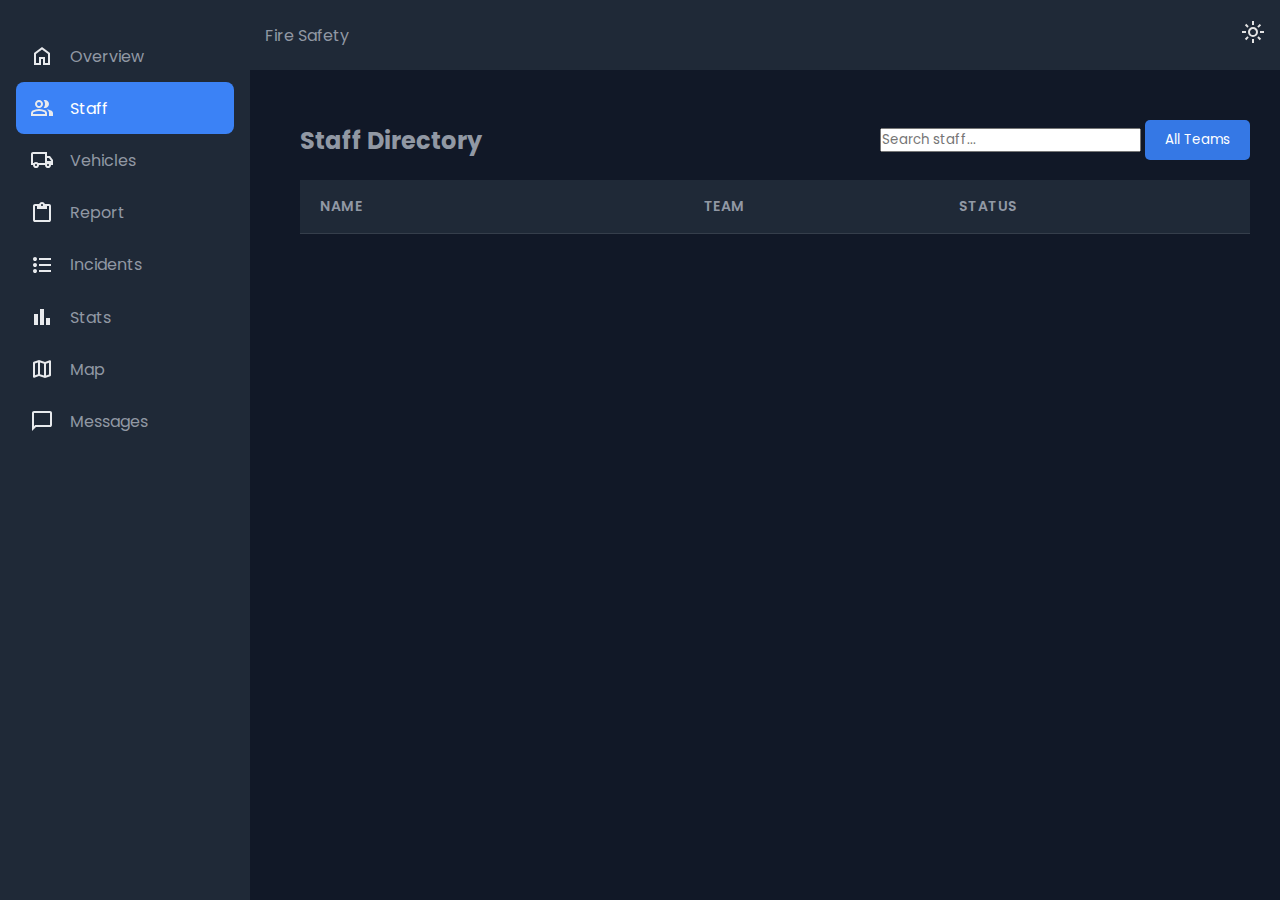
<file: pages/staff.html>
<!DOCTYPE html>
<html lang="en">
<head>
    <meta charset="UTF-8">
    <meta name="viewport" content="width=device-width, initial-scale=1.0">
    <link rel="stylesheet" href="../styles/global.css">
    <link rel="stylesheet" href="../styles/sidebar.css">
    <link rel="stylesheet" href="../styles/index.css">
    <link rel="stylesheet" href="../styles/stats.css">
    <link rel="stylesheet" href="../styles/vehicles.css">
        <link rel="stylesheet" href="../styles/staff.css">

    <title>Staff</title>
</head>
<body>
    <nav id="sidebar">
        <ul>
            <li>
                <a href="index.html">
                    <svg xmlns="http://www.w3.org/2000/svg" height="24px" viewBox="0 -960 960 960" width="24px" fill="#e8eaed"><path d="M240-200h120v-240h240v240h120v-360L480-740 240-560v360Zm-80 80v-480l320-240 320 240v480H520v-240h-80v240H160Zm320-350Z"/></svg>
                    <span>Overview</span>
                </a>
            </li>
            <li class="active">
                <a href="staff.html">
                    <svg xmlns="http://www.w3.org/2000/svg" height="24px" viewBox="0 -960 960 960" width="24px" fill="#e8eaed"><path d="M40-160v-112q0-34 17.5-62.5T104-378q62-31 126-46.5T360-440q66 0 130 15.5T616-378q29 15 46.5 43.5T680-272v112H40Zm720 0v-120q0-44-24.5-84.5T666-434q51 6 96 20.5t84 35.5q36 20 55 44.5t19 53.5v120H760ZM360-480q-66 0-113-47t-47-113q0-66 47-113t113-47q66 0 113 47t47 113q0 66-47 113t-113 47Zm400-160q0 66-47 113t-113 47q-11 0-28-2.5t-28-5.5q27-32 41.5-71t14.5-81q0-42-14.5-81T544-792q14-5 28-6.5t28-1.5q66 0 113 47t47 113ZM120-240h480v-32q0-11-5.5-20T580-306q-54-27-109-40.5T360-360q-56 0-111 13.5T140-306q-9 5-14.5 14t-5.5 20v32Zm240-320q33 0 56.5-23.5T440-640q0-33-23.5-56.5T360-720q-33 0-56.5 23.5T280-640q0 33 23.5 56.5T360-560Zm0 320Zm0-400Z"/></svg>
                    <span>Staff</span>
                </a>
            </li>
            <li>
                <a href="vehicles.html">
                    <svg xmlns="http://www.w3.org/2000/svg" height="24px" viewBox="0 -960 960 960" width="24px" fill="#e8eaed"><path d="M240-160q-50 0-85-35t-35-85H40v-440q0-33 23.5-56.5T120-800h560v160h120l120 160v200h-80q0 50-35 85t-85 35q-50 0-85-35t-35-85H360q0 50-35 85t-85 35Zm0-80q17 0 28.5-11.5T280-280q0-17-11.5-28.5T240-320q-17 0-28.5 11.5T200-280q0 17 11.5 28.5T240-240ZM120-360h32q17-18 39-29t49-11q27 0 49 11t39 29h272v-360H120v360Zm600 120q17 0 28.5-11.5T760-280q0-17-11.5-28.5T720-320q-17 0-28.5 11.5T680-280q0 17 11.5 28.5T720-240Zm-40-200h170l-90-120h-80v120ZM360-540Z"/></svg>
                    <span>Vehicles</span>
                </a>
            </li>
            <li>
                <a href="report.html">
                    <svg xmlns="http://www.w3.org/2000/svg" height="24px" viewBox="0 -960 960 960" width="24px" fill="#e8eaed"><path d="M200-120q-33 0-56.5-23.5T120-200v-560q0-33 23.5-56.5T200-840h167q11-35 43-57.5t70-22.5q40 0 71.5 22.5T594-840h166q33 0 56.5 23.5T840-760v560q0 33-23.5 56.5T760-120H200Zm0-80h560v-560h-80v120H280v-120h-80v560Zm280-560q17 0 28.5-11.5T520-800q0-17-11.5-28.5T480-840q-17 0-28.5 11.5T440-800q0 17 11.5 28.5T480-760Z"/></svg>
                    <span>Report</span>
                </a>
            </li>
            <li>
                <a href="incidents.html">
                    <svg xmlns="http://www.w3.org/2000/svg" height="24px" viewBox="0 -960 960 960" width="24px" fill="#e8eaed"><path d="M360-200v-80h480v80H360Zm0-240v-80h480v80H360Zm0-240v-80h480v80H360ZM200-160q-33 0-56.5-23.5T120-240q0-33 23.5-56.5T200-320q33 0 56.5 23.5T280-240q0 33-23.5 56.5T200-160Zm0-240q-33 0-56.5-23.5T120-480q0-33 23.5-56.5T200-560q33 0 56.5 23.5T280-480q0 33-23.5 56.5T200-400Zm0-240q-33 0-56.5-23.5T120-720q0-33 23.5-56.5T200-800q33 0 56.5 23.5T280-720q0 33-23.5 56.5T200-640Z"/></svg>
                    <span>Incidents</span>
                </a>
            </li>
            <li>
                <a href="stats.html">
                    <svg xmlns="http://www.w3.org/2000/svg" height="24px" viewBox="0 -960 960 960" width="24px" fill="#e8eaed"><path d="M640-160v-280h160v280H640Zm-240 0v-640h160v640H400Zm-240 0v-440h160v440H160Z"/></svg>
                    <span>Stats</span>
                </a>
            </li>
            <li>
                <a href="map.html">
                    <svg xmlns="http://www.w3.org/2000/svg" height="24px" viewBox="0 -960 960 960" width="24px" fill="#e8eaed"><path d="m600-120-240-84-186 72q-20 8-37-4.5T120-170v-560q0-13 7.5-23t20.5-15l212-72 240 84 186-72q20-8 37 4.5t17 33.5v560q0 13-7.5 23T812-192l-212 72Zm-40-98v-468l-160-56v468l160 56Zm80 0 120-40v-474l-120 46v468Zm-440-10 120-46v-468l-120 40v474Zm440-458v468-468Zm-320-56v468-468Z"/></svg>
                    <span>Map</span>
                </a>
            </li>
            <li>
                <a href="message.html">
                    <svg xmlns="http://www.w3.org/2000/svg" height="24px" viewBox="0 -960 960 960" width="24px" fill="#e8eaed"><path d="M80-80v-720q0-33 23.5-56.5T160-880h640q33 0 56.5 23.5T880-800v480q0 33-23.5 56.5T800-240H240L80-80Zm126-240h594v-480H160v525l46-45Zm-46 0v-480 480Z"/></svg>
                    <span>Messages</span>
                </a>
            </li>
        </ul>
    </nav>
    <main>
        <div class="topbar">
            <p>Fire Safety</p>
            <a href="#">
                <svg xmlns="http://www.w3.org/2000/svg" height="24px" viewBox="0 -960 960 960" width="24px" fill="#e3e3e3"><path d="M480-360q50 0 85-35t35-85q0-50-35-85t-85-35q-50 0-85 35t-35 85q0 50 35 85t85 35Zm0 80q-83 0-141.5-58.5T280-480q0-83 58.5-141.5T480-680q83 0 141.5 58.5T680-480q0 83-58.5 141.5T480-280ZM200-440H40v-80h160v80Zm720 0H760v-80h160v80ZM440-760v-160h80v160h-80Zm0 720v-160h80v160h-80ZM256-650l-101-97 57-59 96 100-52 56Zm492 496-97-101 53-55 101 97-57 59Zm-98-550 97-101 59 57-100 96-56-52ZM154-212l101-97 55 53-97 101-59-57Zm326-268Z"/></svg>
            </a>
        </div>
  <div class="main">
    <header>
      <h2>Staff Directory</h2>
      <div>
        <input type="text" placeholder="Search staff..." class="search-bar"/>
        <button class="report-btn">All Teams</button>
      </div>
    </header>

    <div class="staff-table">
      <table>
        <thead>
          <tr>
            <th>Name</th>
            <th></th>
            <th>Team</th>
            <th>Status</th>
          </tr>
        </thead>
      </table>
    </div>
  </div>
<tbody id="staff-list">
</tbody>

<script src="../script/staff.js"></script>
</body>
</html>
</file>
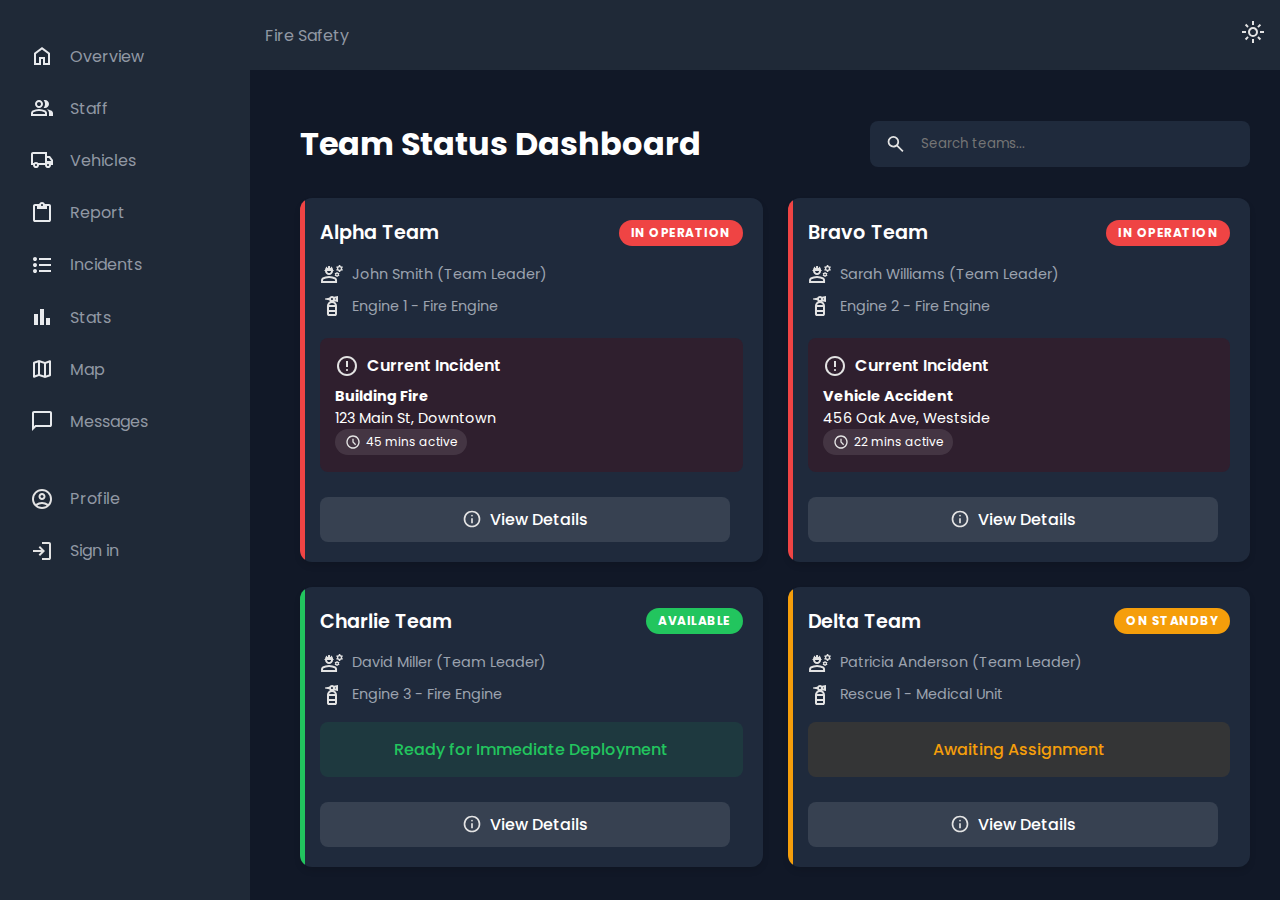
<file: pages/teams.html>
<!DOCTYPE html>
<html lang="en">
<head>
    <meta charset="UTF-8">
    <meta name="viewport" content="width=device-width, initial-scale=1.0">
    <link rel="stylesheet" href="../styles/global.css">
    <link rel="stylesheet" href="../styles/sidebar.css">
    <link rel="stylesheet" href="../styles/teams.css">
    <title>Teams</title>
</head>
<body>
    <nav id="sidebar">
        <ul>
            <li>
                <a href="../index.html">
                    <svg xmlns="http://www.w3.org/2000/svg" height="24px" viewBox="0 -960 960 960" width="24px" fill="#e8eaed"><path d="M240-200h120v-240h240v240h120v-360L480-740 240-560v360Zm-80 80v-480l320-240 320 240v480H520v-240h-80v240H160Zm320-350Z"/></svg>
                    <span>Overview</span>
                </a>
            </li>
            <li>
                <a href="staff.html">
                    <svg xmlns="http://www.w3.org/2000/svg" height="24px" viewBox="0 -960 960 960" width="24px" fill="#e8eaed"><path d="M40-160v-112q0-34 17.5-62.5T104-378q62-31 126-46.5T360-440q66 0 130 15.5T616-378q29 15 46.5 43.5T680-272v112H40Zm720 0v-120q0-44-24.5-84.5T666-434q51 6 96 20.5t84 35.5q36 20 55 44.5t19 53.5v120H760ZM360-480q-66 0-113-47t-47-113q0-66 47-113t113-47q66 0 113 47t47 113q0 66-47 113t-113 47Zm400-160q0 66-47 113t-113 47q-11 0-28-2.5t-28-5.5q27-32 41.5-71t14.5-81q0-42-14.5-81T544-792q14-5 28-6.5t28-1.5q66 0 113 47t47 113ZM120-240h480v-32q0-11-5.5-20T580-306q-54-27-109-40.5T360-360q-56 0-111 13.5T140-306q-9 5-14.5 14t-5.5 20v32Zm240-320q33 0 56.5-23.5T440-640q0-33-23.5-56.5T360-720q-33 0-56.5 23.5T280-640q0 33 23.5 56.5T360-560Zm0 320Zm0-400Z"/></svg>
                    <span>Staff</span>
                </a>
            </li>
            <li>
                <a href="vehicles.html">
                    <svg xmlns="http://www.w3.org/2000/svg" height="24px" viewBox="0 -960 960 960" width="24px" fill="#e8eaed"><path d="M240-160q-50 0-85-35t-35-85H40v-440q0-33 23.5-56.5T120-800h560v160h120l120 160v200h-80q0 50-35 85t-85 35q-50 0-85-35t-35-85H360q0 50-35 85t-85 35Zm0-80q17 0 28.5-11.5T280-280q0-17-11.5-28.5T240-320q-17 0-28.5 11.5T200-280q0 17 11.5 28.5T240-240ZM120-360h32q17-18 39-29t49-11q27 0 49 11t39 29h272v-360H120v360Zm600 120q17 0 28.5-11.5T760-280q0-17-11.5-28.5T720-320q-17 0-28.5 11.5T680-280q0 17 11.5 28.5T720-240Zm-40-200h170l-90-120h-80v120ZM360-540Z"/></svg>
                    <span>Vehicles</span>
                </a>
            </li>
            <li>
                <a href="report.html">
                    <svg xmlns="http://www.w3.org/2000/svg" height="24px" viewBox="0 -960 960 960" width="24px" fill="#e8eaed"><path d="M200-120q-33 0-56.5-23.5T120-200v-560q0-33 23.5-56.5T200-840h167q11-35 43-57.5t70-22.5q40 0 71.5 22.5T594-840h166q33 0 56.5 23.5T840-760v560q0 33-23.5 56.5T760-120H200Zm0-80h560v-560h-80v120H280v-120h-80v560Zm280-560q17 0 28.5-11.5T520-800q0-17-11.5-28.5T480-840q-17 0-28.5 11.5T440-800q0 17 11.5 28.5T480-760Z"/></svg>
                    <span>Report</span>
                </a>
            </li>
            <li>
                <a href="incidents.html">
                    <svg xmlns="http://www.w3.org/2000/svg" height="24px" viewBox="0 -960 960 960" width="24px" fill="#e8eaed"><path d="M360-200v-80h480v80H360Zm0-240v-80h480v80H360Zm0-240v-80h480v80H360ZM200-160q-33 0-56.5-23.5T120-240q0-33 23.5-56.5T200-320q33 0 56.5 23.5T280-240q0 33-23.5 56.5T200-160Zm0-240q-33 0-56.5-23.5T120-480q0-33 23.5-56.5T200-560q33 0 56.5 23.5T280-480q0 33-23.5 56.5T200-400Zm0-240q-33 0-56.5-23.5T120-720q0-33 23.5-56.5T200-800q33 0 56.5 23.5T280-720q0 33-23.5 56.5T200-640Z"/></svg>
                    <span>Incidents</span>
                </a>
            </li>
            <li>
                <a href="stats.html">
                    <svg xmlns="http://www.w3.org/2000/svg" height="24px" viewBox="0 -960 960 960" width="24px" fill="#e8eaed"><path d="M640-160v-280h160v280H640Zm-240 0v-640h160v640H400Zm-240 0v-440h160v440H160Z"/></svg>
                    <span>Stats</span>
                </a>
            </li>
            <li>
                <a href="map.html">
                    <svg xmlns="http://www.w3.org/2000/svg" height="24px" viewBox="0 -960 960 960" width="24px" fill="#e8eaed"><path d="m600-120-240-84-186 72q-20 8-37-4.5T120-170v-560q0-13 7.5-23t20.5-15l212-72 240 84 186-72q20-8 37 4.5t17 33.5v560q0 13-7.5 23T812-192l-212 72Zm-40-98v-468l-160-56v468l160 56Zm80 0 120-40v-474l-120 46v468Zm-440-10 120-46v-468l-120 40v474Zm440-458v468-468Zm-320-56v468-468Z"/></svg>
                    <span>Map</span>
                </a>
            </li>
            <li>
                <a href="message.html">
                    <svg xmlns="http://www.w3.org/2000/svg" height="24px" viewBox="0 -960 960 960" width="24px" fill="#e8eaed"><path d="M80-80v-720q0-33 23.5-56.5T160-880h640q33 0 56.5 23.5T880-800v480q0 33-23.5 56.5T800-240H240L80-80Zm126-240h594v-480H160v525l46-45Zm-46 0v-480 480Z"/></svg>
                    <span>Messages</span>
                </a>
            </li>
        </ul>
        <ul>
            <li>
                <a href="profile.html">
                    <svg xmlns="http://www.w3.org/2000/svg" height="24px" viewBox="0 -960 960 960" width="24px" fill="#e3e3e3"><path d="M234-276q51-39 114-61.5T480-360q69 0 132 22.5T726-276q35-41 54.5-93T800-480q0-133-93.5-226.5T480-800q-133 0-226.5 93.5T160-480q0 59 19.5 111t54.5 93Zm246-164q-59 0-99.5-40.5T340-580q0-59 40.5-99.5T480-720q59 0 99.5 40.5T620-580q0 59-40.5 99.5T480-440Zm0 360q-83 0-156-31.5T197-197q-54-54-85.5-127T80-480q0-83 31.5-156T197-763q54-54 127-85.5T480-880q83 0 156 31.5T763-763q54 54 85.5 127T880-480q0 83-31.5 156T763-197q-54 54-127 85.5T480-80Zm0-80q53 0 100-15.5t86-44.5q-39-29-86-44.5T480-280q-53 0-100 15.5T294-220q39 29 86 44.5T480-160Zm0-360q26 0 43-17t17-43q0-26-17-43t-43-17q-26 0-43 17t-17 43q0 26 17 43t43 17Zm0-60Zm0 360Z"/></svg>
                    <span>Profile</span>
                </a>
            </li>
            <li>
                <a href="login.html">
                    <svg xmlns="http://www.w3.org/2000/svg" height="24px" viewBox="0 -960 960 960" width="24px" fill="#e3e3e3"><path d="M480-120v-80h280v-560H480v-80h280q33 0 56.5 23.5T840-760v560q0 33-23.5 56.5T760-120H480Zm-80-160-55-58 102-102H120v-80h327L345-622l55-58 200 200-200 200Z"/></svg>
                    <span>Sign in</span>
                </a>
            </li>
        </ul>
    </nav>
    <main>
        <div class="topbar">
            <p>Fire Safety</p>
            <a href="#">
                <svg xmlns="http://www.w3.org/2000/svg" height="24px" viewBox="0 -960 960 960" width="24px" fill="#e3e3e3"><path d="M480-360q50 0 85-35t35-85q0-50-35-85t-85-35q-50 0-85 35t-35 85q0 50 35 85t85 35Zm0 80q-83 0-141.5-58.5T280-480q0-83 58.5-141.5T480-680q83 0 141.5 58.5T680-480q0 83-58.5 141.5T480-280ZM200-440H40v-80h160v80Zm720 0H760v-80h160v80ZM440-760v-160h80v160h-80Zm0 720v-160h80v160h-80ZM256-650l-101-97 57-59 96 100-52 56Zm492 496-97-101 53-55 101 97-57 59Zm-98-550 97-101 59 57-100 96-56-52ZM154-212l101-97 55 53-97 101-59-57Zm326-268Z"/></svg>
            </a>
        </div>
    <div class="content">
    <div class="header">
      <h1>Team Status Dashboard</h1>
        <div class="searchBar">
          <svg xmlns="http://www.w3.org/2000/svg" height="24px" viewBox="0 -960 960 960" width="24px" fill="#e3e3e3"><path d="M784-120 532-372q-30 24-69 38t-83 14q-109 0-184.5-75.5T120-580q0-109 75.5-184.5T380-840q109 0 184.5 75.5T640-580q0 44-14 83t-38 69l252 252-56 56ZM380-400q75 0 127.5-52.5T560-580q0-75-52.5-127.5T380-760q-75 0-127.5 52.5T200-580q0 75 52.5 127.5T380-400Z"/></svg>
          <input type="text" placeholder="Search teams...">
        </div>
    </div>
    
    <div class="teamContainer">
      <div class="teamCard inOperation">
        <div class="teamHeader">
          <div class="teamName">Alpha Team</div>
          <span class="statusLabel">In Operation</span>
        </div>
        
        <div class="teamMeta">
          <div class="teamLeader">
            <svg xmlns="http://www.w3.org/2000/svg" height="24px" viewBox="0 -960 960 960" width="24px" fill="#e3e3e3"><path d="M42-120v-112q0-33 17-62t47-44q51-26 115-44t141-18q77 0 141 18t115 44q30 15 47 44t17 62v112H42Zm80-80h480v-32q0-11-5.5-20T582-266q-36-18-92.5-36T362-320q-71 0-127.5 18T142-266q-9 5-14.5 14t-5.5 20v32Zm240-240q-66 0-113-47t-47-113h-10q-9 0-14.5-5.5T172-620q0-9 5.5-14.5T192-640h10q0-45 22-81t58-57v38q0 9 5.5 14.5T302-720q9 0 14.5-5.5T322-740v-54q9-3 19-4.5t21-1.5q11 0 21 1.5t19 4.5v54q0 9 5.5 14.5T422-720q9 0 14.5-5.5T442-740v-38q36 21 58 57t22 81h10q9 0 14.5 5.5T552-620q0 9-5.5 14.5T532-600h-10q0 66-47 113t-113 47Zm0-80q33 0 56.5-23.5T442-600H282q0 33 23.5 56.5T362-520Zm300 160-6-30q-6-2-11.5-4.5T634-402l-28 10-20-36 22-20v-24l-22-20 20-36 28 10q4-4 10-7t12-5l6-30h40l6 30q6 2 12 5t10 7l28-10 20 36-22 20v24l22 20-20 36-28-10q-5 5-10.5 7.5T708-390l-6 30h-40Zm20-70q12 0 21-9t9-21q0-12-9-21t-21-9q-12 0-21 9t-9 21q0 12 9 21t21 9Zm72-130-8-42q-9-3-16.5-7.5T716-620l-42 14-28-48 34-30q-2-5-2-8v-16q0-3 2-8l-34-30 28-48 42 14q6-6 13.5-10.5T746-798l8-42h56l8 42q9 3 16.5 7.5T848-780l42-14 28 48-34 30q2 5 2 8v16q0 3-2 8l34 30-28 48-42-14q-6 6-13.5 10.5T818-602l-8 42h-56Zm28-90q21 0 35.5-14.5T832-700q0-21-14.5-35.5T782-750q-21 0-35.5 14.5T732-700q0 21 14.5 35.5T782-650ZM362-200Z"/></svg>
            <span>John Smith (Team Leader)</span>
          </div>
          <div class="engine">
            <svg xmlns="http://www.w3.org/2000/svg" height="24px" viewBox="0 -960 960 960" width="24px" fill="#e3e3e3"><path d="M279-240v-241l10-39h380l10 39v241H279Zm81-200v120h240v-120H360Zm119-281q17 0 28.5-11.5T519-761q0-17-11.5-28.5T479-801q-17 0-28.5 11.5T439-761q0 17 11.5 28.5T479-721Zm161-17v-46l-42 8q1 4 1 7.5v15q0 3.5-1 7.5l42 8ZM279-481q0-63 35-113t91-72q-11-8-19.5-18.5T371-708l-171-33v-40l171-33q15-30 43.5-49t64.5-19q23 0 44 9t37 23l160-31v240l-160-31q-2 2-3.5 3t-3.5 3q56 22 91 72t35 113h-79q0-50-35-84.5T480-600q-50 0-85 34.5T360-481h-81Zm80 401q-33 0-56.5-23.5T279-160v-80h81v80h240v-80h79v80q0 33-23.5 56.5T599-80H359Z"/></svg>
            <span>Engine 1 - Fire Engine</span>
          </div>
        </div>
        
        <div class="incident">
          <div class="incidentTitle">
            <svg xmlns="http://www.w3.org/2000/svg" height="24px" viewBox="0 -960 960 960" width="24px" fill="#e3e3e3"><path d="M480-280q17 0 28.5-11.5T520-320q0-17-11.5-28.5T480-360q-17 0-28.5 11.5T440-320q0 17 11.5 28.5T480-280Zm-40-160h80v-240h-80v240Zm40 360q-83 0-156-31.5T197-197q-54-54-85.5-127T80-480q0-83 31.5-156T197-763q54-54 127-85.5T480-880q83 0 156 31.5T763-763q54 54 85.5 127T880-480q0 83-31.5 156T763-197q-54 54-127 85.5T480-80Zm0-80q134 0 227-93t93-227q0-134-93-227t-227-93q-134 0-227 93t-93 227q0 134 93 227t227 93Zm0-320Z"/></svg>
            <span>Current Incident</span>
          </div>
          <div class="incidentDetails">
            <strong>Building Fire</strong><br>
            123 Main St, Downtown<br>
            <span class="badge"><svg xmlns="http://www.w3.org/2000/svg" height="16px" viewBox="0 -960 960 960" width="16px" fill="#e3e3e3"><path d="m612-292 56-56-148-148v-184h-80v216l172 172ZM480-80q-83 0-156-31.5T197-197q-54-54-85.5-127T80-480q0-83 31.5-156T197-763q54-54 127-85.5T480-880q83 0 156 31.5T763-763q54 54 85.5 127T880-480q0 83-31.5 156T763-197q-54 54-127 85.5T480-80Zm0-400Zm0 320q133 0 226.5-93.5T800-480q0-133-93.5-226.5T480-800q-133 0-226.5 93.5T160-480q0 133 93.5 226.5T480-160Z"/></svg> 45 mins active</span>
          </div>
        </div>
        
        <a class="btn" href="alphaTeam.html"><svg xmlns="http://www.w3.org/2000/svg" height="20px" viewBox="0 -960 960 960" width="20px" fill="#e3e3e3"><path d="M440-280h80v-240h-80v240Zm40-320q17 0 28.5-11.5T520-640q0-17-11.5-28.5T480-680q-17 0-28.5 11.5T440-640q0 17 11.5 28.5T480-600Zm0 520q-83 0-156-31.5T197-197q-54-54-85.5-127T80-480q0-83 31.5-156T197-763q54-54 127-85.5T480-880q83 0 156 31.5T763-763q54 54 85.5 127T880-480q0 83-31.5 156T763-197q-54 54-127 85.5T480-80Zm0-80q134 0 227-93t93-227q0-134-93-227t-227-93q-134 0-227 93t-93 227q0 134 93 227t227 93Zm0-320Z"/></svg> View Details</a>
      </div>
      
      <div class="teamCard inOperation">
        <div class="teamHeader">
          <div class="teamName">Bravo Team</div>
          <span class="statusLabel">In Operation</span>
        </div>
        
        <div class="teamMeta">
          <div class="teamLeader">
            <svg xmlns="http://www.w3.org/2000/svg" height="24px" viewBox="0 -960 960 960" width="24px" fill="#e3e3e3"><path d="M42-120v-112q0-33 17-62t47-44q51-26 115-44t141-18q77 0 141 18t115 44q30 15 47 44t17 62v112H42Zm80-80h480v-32q0-11-5.5-20T582-266q-36-18-92.5-36T362-320q-71 0-127.5 18T142-266q-9 5-14.5 14t-5.5 20v32Zm240-240q-66 0-113-47t-47-113h-10q-9 0-14.5-5.5T172-620q0-9 5.5-14.5T192-640h10q0-45 22-81t58-57v38q0 9 5.5 14.5T302-720q9 0 14.5-5.5T322-740v-54q9-3 19-4.5t21-1.5q11 0 21 1.5t19 4.5v54q0 9 5.5 14.5T422-720q9 0 14.5-5.5T442-740v-38q36 21 58 57t22 81h10q9 0 14.5 5.5T552-620q0 9-5.5 14.5T532-600h-10q0 66-47 113t-113 47Zm0-80q33 0 56.5-23.5T442-600H282q0 33 23.5 56.5T362-520Zm300 160-6-30q-6-2-11.5-4.5T634-402l-28 10-20-36 22-20v-24l-22-20 20-36 28 10q4-4 10-7t12-5l6-30h40l6 30q6 2 12 5t10 7l28-10 20 36-22 20v24l22 20-20 36-28-10q-5 5-10.5 7.5T708-390l-6 30h-40Zm20-70q12 0 21-9t9-21q0-12-9-21t-21-9q-12 0-21 9t-9 21q0 12 9 21t21 9Zm72-130-8-42q-9-3-16.5-7.5T716-620l-42 14-28-48 34-30q-2-5-2-8v-16q0-3 2-8l-34-30 28-48 42 14q6-6 13.5-10.5T746-798l8-42h56l8 42q9 3 16.5 7.5T848-780l42-14 28 48-34 30q2 5 2 8v16q0 3-2 8l34 30-28 48-42-14q-6 6-13.5 10.5T818-602l-8 42h-56Zm28-90q21 0 35.5-14.5T832-700q0-21-14.5-35.5T782-750q-21 0-35.5 14.5T732-700q0 21 14.5 35.5T782-650ZM362-200Z"/></svg>
            <span>Sarah Williams (Team Leader)</span>
          </div>
          <div class="engine">
            <svg xmlns="http://www.w3.org/2000/svg" height="24px" viewBox="0 -960 960 960" width="24px" fill="#e3e3e3"><path d="M279-240v-241l10-39h380l10 39v241H279Zm81-200v120h240v-120H360Zm119-281q17 0 28.5-11.5T519-761q0-17-11.5-28.5T479-801q-17 0-28.5 11.5T439-761q0 17 11.5 28.5T479-721Zm161-17v-46l-42 8q1 4 1 7.5v15q0 3.5-1 7.5l42 8ZM279-481q0-63 35-113t91-72q-11-8-19.5-18.5T371-708l-171-33v-40l171-33q15-30 43.5-49t64.5-19q23 0 44 9t37 23l160-31v240l-160-31q-2 2-3.5 3t-3.5 3q56 22 91 72t35 113h-79q0-50-35-84.5T480-600q-50 0-85 34.5T360-481h-81Zm80 401q-33 0-56.5-23.5T279-160v-80h81v80h240v-80h79v80q0 33-23.5 56.5T599-80H359Z"/></svg>
            <span>Engine 2 - Fire Engine</span>
          </div>
        </div>
        
        <div class="incident">
          <div class="incidentTitle">
            <svg xmlns="http://www.w3.org/2000/svg" height="24px" viewBox="0 -960 960 960" width="24px" fill="#e3e3e3"><path d="M480-280q17 0 28.5-11.5T520-320q0-17-11.5-28.5T480-360q-17 0-28.5 11.5T440-320q0 17 11.5 28.5T480-280Zm-40-160h80v-240h-80v240Zm40 360q-83 0-156-31.5T197-197q-54-54-85.5-127T80-480q0-83 31.5-156T197-763q54-54 127-85.5T480-880q83 0 156 31.5T763-763q54 54 85.5 127T880-480q0 83-31.5 156T763-197q-54 54-127 85.5T480-80Zm0-80q134 0 227-93t93-227q0-134-93-227t-227-93q-134 0-227 93t-93 227q0 134 93 227t227 93Zm0-320Z"/></svg>
            <span>Current Incident</span>
          </div>
          <div class="incidentDetails">
            <strong>Vehicle Accident</strong><br>
            456 Oak Ave, Westside<br>
            <span class="badge"><svg xmlns="http://www.w3.org/2000/svg" height="16px" viewBox="0 -960 960 960" width="16px" fill="#e3e3e3"><path d="m612-292 56-56-148-148v-184h-80v216l172 172ZM480-80q-83 0-156-31.5T197-197q-54-54-85.5-127T80-480q0-83 31.5-156T197-763q54-54 127-85.5T480-880q83 0 156 31.5T763-763q54 54 85.5 127T880-480q0 83-31.5 156T763-197q-54 54-127 85.5T480-80Zm0-400Zm0 320q133 0 226.5-93.5T800-480q0-133-93.5-226.5T480-800q-133 0-226.5 93.5T160-480q0 133 93.5 226.5T480-160Z"/></svg> 22 mins active</span>
          </div>
        </div>
        
        <a class="btn" href="bravoTeam.html"><svg xmlns="http://www.w3.org/2000/svg" height="20px" viewBox="0 -960 960 960" width="20px" fill="#e3e3e3"><path d="M440-280h80v-240h-80v240Zm40-320q17 0 28.5-11.5T520-640q0-17-11.5-28.5T480-680q-17 0-28.5 11.5T440-640q0 17 11.5 28.5T480-600Zm0 520q-83 0-156-31.5T197-197q-54-54-85.5-127T80-480q0-83 31.5-156T197-763q54-54 127-85.5T480-880q83 0 156 31.5T763-763q54 54 85.5 127T880-480q0 83-31.5 156T763-197q-54 54-127 85.5T480-80Zm0-80q134 0 227-93t93-227q0-134-93-227t-227-93q-134 0-227 93t-93 227q0 134 93 227t227 93Zm0-320Z"/></svg> View Details</a>
      </div>
      
      <div class="teamCard available">
        <div class="teamHeader">
          <div class="teamName">Charlie Team</div>
          <span class="statusLabel">Available</span>
        </div>
        
        <div class="teamMeta">
          <div class="teamLeader">
            <svg xmlns="http://www.w3.org/2000/svg" height="24px" viewBox="0 -960 960 960" width="24px" fill="#e3e3e3"><path d="M42-120v-112q0-33 17-62t47-44q51-26 115-44t141-18q77 0 141 18t115 44q30 15 47 44t17 62v112H42Zm80-80h480v-32q0-11-5.5-20T582-266q-36-18-92.5-36T362-320q-71 0-127.5 18T142-266q-9 5-14.5 14t-5.5 20v32Zm240-240q-66 0-113-47t-47-113h-10q-9 0-14.5-5.5T172-620q0-9 5.5-14.5T192-640h10q0-45 22-81t58-57v38q0 9 5.5 14.5T302-720q9 0 14.5-5.5T322-740v-54q9-3 19-4.5t21-1.5q11 0 21 1.5t19 4.5v54q0 9 5.5 14.5T422-720q9 0 14.5-5.5T442-740v-38q36 21 58 57t22 81h10q9 0 14.5 5.5T552-620q0 9-5.5 14.5T532-600h-10q0 66-47 113t-113 47Zm0-80q33 0 56.5-23.5T442-600H282q0 33 23.5 56.5T362-520Zm300 160-6-30q-6-2-11.5-4.5T634-402l-28 10-20-36 22-20v-24l-22-20 20-36 28 10q4-4 10-7t12-5l6-30h40l6 30q6 2 12 5t10 7l28-10 20 36-22 20v24l22 20-20 36-28-10q-5 5-10.5 7.5T708-390l-6 30h-40Zm20-70q12 0 21-9t9-21q0-12-9-21t-21-9q-12 0-21 9t-9 21q0 12 9 21t21 9Zm72-130-8-42q-9-3-16.5-7.5T716-620l-42 14-28-48 34-30q-2-5-2-8v-16q0-3 2-8l-34-30 28-48 42 14q6-6 13.5-10.5T746-798l8-42h56l8 42q9 3 16.5 7.5T848-780l42-14 28 48-34 30q2 5 2 8v16q0 3-2 8l34 30-28 48-42-14q-6 6-13.5 10.5T818-602l-8 42h-56Zm28-90q21 0 35.5-14.5T832-700q0-21-14.5-35.5T782-750q-21 0-35.5 14.5T732-700q0 21 14.5 35.5T782-650ZM362-200Z"/></svg>
            <span>David Miller (Team Leader)</span>
          </div>
          <div class="engine">
            <svg xmlns="http://www.w3.org/2000/svg" height="24px" viewBox="0 -960 960 960" width="24px" fill="#e3e3e3"><path d="M279-240v-241l10-39h380l10 39v241H279Zm81-200v120h240v-120H360Zm119-281q17 0 28.5-11.5T519-761q0-17-11.5-28.5T479-801q-17 0-28.5 11.5T439-761q0 17 11.5 28.5T479-721Zm161-17v-46l-42 8q1 4 1 7.5v15q0 3.5-1 7.5l42 8ZM279-481q0-63 35-113t91-72q-11-8-19.5-18.5T371-708l-171-33v-40l171-33q15-30 43.5-49t64.5-19q23 0 44 9t37 23l160-31v240l-160-31q-2 2-3.5 3t-3.5 3q56 22 91 72t35 113h-79q0-50-35-84.5T480-600q-50 0-85 34.5T360-481h-81Zm80 401q-33 0-56.5-23.5T279-160v-80h81v80h240v-80h79v80q0 33-23.5 56.5T599-80H359Z"/></svg>
            <span>Engine 3 - Fire Engine</span>
          </div>
        </div>
        
        <div class="readyIndicator">
           Ready for Immediate Deployment
        </div>
        
        <a class="btn" href="charlieTeam.html"><svg xmlns="http://www.w3.org/2000/svg" height="20px" viewBox="0 -960 960 960" width="20px" fill="#e3e3e3"><path d="M440-280h80v-240h-80v240Zm40-320q17 0 28.5-11.5T520-640q0-17-11.5-28.5T480-680q-17 0-28.5 11.5T440-640q0 17 11.5 28.5T480-600Zm0 520q-83 0-156-31.5T197-197q-54-54-85.5-127T80-480q0-83 31.5-156T197-763q54-54 127-85.5T480-880q83 0 156 31.5T763-763q54 54 85.5 127T880-480q0 83-31.5 156T763-197q-54 54-127 85.5T480-80Zm0-80q134 0 227-93t93-227q0-134-93-227t-227-93q-134 0-227 93t-93 227q0 134 93 227t227 93Zm0-320Z"/></svg> View Details</a>
      </div>
      
      <div class="teamCard onStandby">
        <div class="teamHeader">
          <div class="teamName">Delta Team</div>
          <span class="statusLabel">On Standby</span>
        </div>
        
        <div class="teamMeta">
          <div class="teamLeader">
            <svg xmlns="http://www.w3.org/2000/svg" height="24px" viewBox="0 -960 960 960" width="24px" fill="#e3e3e3"><path d="M42-120v-112q0-33 17-62t47-44q51-26 115-44t141-18q77 0 141 18t115 44q30 15 47 44t17 62v112H42Zm80-80h480v-32q0-11-5.5-20T582-266q-36-18-92.5-36T362-320q-71 0-127.5 18T142-266q-9 5-14.5 14t-5.5 20v32Zm240-240q-66 0-113-47t-47-113h-10q-9 0-14.5-5.5T172-620q0-9 5.5-14.5T192-640h10q0-45 22-81t58-57v38q0 9 5.5 14.5T302-720q9 0 14.5-5.5T322-740v-54q9-3 19-4.5t21-1.5q11 0 21 1.5t19 4.5v54q0 9 5.5 14.5T422-720q9 0 14.5-5.5T442-740v-38q36 21 58 57t22 81h10q9 0 14.5 5.5T552-620q0 9-5.5 14.5T532-600h-10q0 66-47 113t-113 47Zm0-80q33 0 56.5-23.5T442-600H282q0 33 23.5 56.5T362-520Zm300 160-6-30q-6-2-11.5-4.5T634-402l-28 10-20-36 22-20v-24l-22-20 20-36 28 10q4-4 10-7t12-5l6-30h40l6 30q6 2 12 5t10 7l28-10 20 36-22 20v24l22 20-20 36-28-10q-5 5-10.5 7.5T708-390l-6 30h-40Zm20-70q12 0 21-9t9-21q0-12-9-21t-21-9q-12 0-21 9t-9 21q0 12 9 21t21 9Zm72-130-8-42q-9-3-16.5-7.5T716-620l-42 14-28-48 34-30q-2-5-2-8v-16q0-3 2-8l-34-30 28-48 42 14q6-6 13.5-10.5T746-798l8-42h56l8 42q9 3 16.5 7.5T848-780l42-14 28 48-34 30q2 5 2 8v16q0 3-2 8l34 30-28 48-42-14q-6 6-13.5 10.5T818-602l-8 42h-56Zm28-90q21 0 35.5-14.5T832-700q0-21-14.5-35.5T782-750q-21 0-35.5 14.5T732-700q0 21 14.5 35.5T782-650ZM362-200Z"/></svg>
            <span>Patricia Anderson (Team Leader)</span>
          </div>
          <div class="engine">
            <svg xmlns="http://www.w3.org/2000/svg" height="24px" viewBox="0 -960 960 960" width="24px" fill="#e3e3e3"><path d="M279-240v-241l10-39h380l10 39v241H279Zm81-200v120h240v-120H360Zm119-281q17 0 28.5-11.5T519-761q0-17-11.5-28.5T479-801q-17 0-28.5 11.5T439-761q0 17 11.5 28.5T479-721Zm161-17v-46l-42 8q1 4 1 7.5v15q0 3.5-1 7.5l42 8ZM279-481q0-63 35-113t91-72q-11-8-19.5-18.5T371-708l-171-33v-40l171-33q15-30 43.5-49t64.5-19q23 0 44 9t37 23l160-31v240l-160-31q-2 2-3.5 3t-3.5 3q56 22 91 72t35 113h-79q0-50-35-84.5T480-600q-50 0-85 34.5T360-481h-81Zm80 401q-33 0-56.5-23.5T279-160v-80h81v80h240v-80h79v80q0 33-23.5 56.5T599-80H359Z"/></svg>
            <span>Rescue 1 - Medical Unit</span>
          </div>
        </div>
        
        <div class="standbyIndicator">
           Awaiting Assignment
        </div>
        
        <a class="btn" href="deltaTeam.html"><svg xmlns="http://www.w3.org/2000/svg" height="20px" viewBox="0 -960 960 960" width="20px" fill="#e3e3e3"><path d="M440-280h80v-240h-80v240Zm40-320q17 0 28.5-11.5T520-640q0-17-11.5-28.5T480-680q-17 0-28.5 11.5T440-640q0 17 11.5 28.5T480-600Zm0 520q-83 0-156-31.5T197-197q-54-54-85.5-127T80-480q0-83 31.5-156T197-763q54-54 127-85.5T480-880q83 0 156 31.5T763-763q54 54 85.5 127T880-480q0 83-31.5 156T763-197q-54 54-127 85.5T480-80Zm0-80q134 0 227-93t93-227q0-134-93-227t-227-93q-134 0-227 93t-93 227q0 134 93 227t227 93Zm0-320Z"/></svg> View Details</a>
      </div>
    </div>
  </div>
    </main>
</body>
</html>
</file>
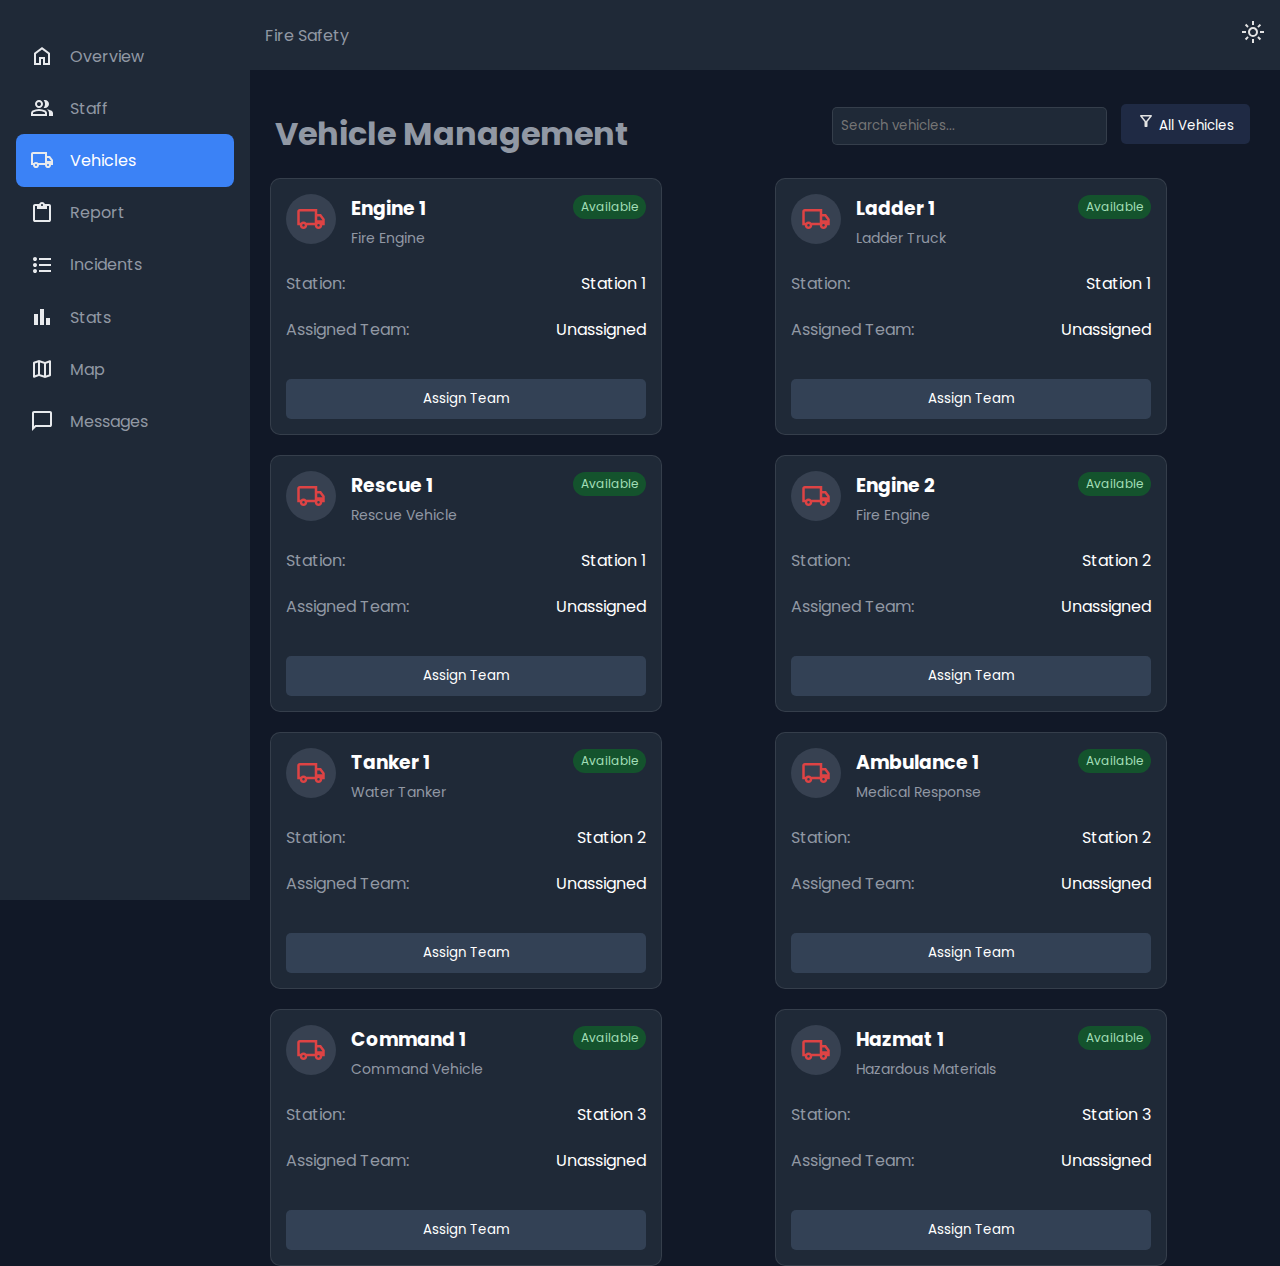
<file: pages/vehicles.html>
<!DOCTYPE html>
<html lang="en">
<head>
    <meta charset="UTF-8">
    <meta name="viewport" content="width=device-width, initial-scale=1.0">
    <link rel="stylesheet" href="../styles/global.css">
    <link rel="stylesheet" href="../styles/sidebar.css">
    <link rel="stylesheet" href="../styles/vehicles.css">
    <title>Vehicles</title>
</head>
<body>
    <nav id="sidebar">
        <ul>
            <li>
                <a href="../index.html">
                    <svg xmlns="http://www.w3.org/2000/svg" height="24px" viewBox="0 -960 960 960" width="24px" fill="#e8eaed"><path d="M240-200h120v-240h240v240h120v-360L480-740 240-560v360Zm-80 80v-480l320-240 320 240v480H520v-240h-80v240H160Zm320-350Z"/></svg>
                    <span>Overview</span>
                </a>
            </li>
            <li>
                <a href="staff.html">
                    <svg xmlns="http://www.w3.org/2000/svg" height="24px" viewBox="0 -960 960 960" width="24px" fill="#e8eaed"><path d="M40-160v-112q0-34 17.5-62.5T104-378q62-31 126-46.5T360-440q66 0 130 15.5T616-378q29 15 46.5 43.5T680-272v112H40Zm720 0v-120q0-44-24.5-84.5T666-434q51 6 96 20.5t84 35.5q36 20 55 44.5t19 53.5v120H760ZM360-480q-66 0-113-47t-47-113q0-66 47-113t113-47q66 0 113 47t47 113q0 66-47 113t-113 47Zm400-160q0 66-47 113t-113 47q-11 0-28-2.5t-28-5.5q27-32 41.5-71t14.5-81q0-42-14.5-81T544-792q14-5 28-6.5t28-1.5q66 0 113 47t47 113ZM120-240h480v-32q0-11-5.5-20T580-306q-54-27-109-40.5T360-360q-56 0-111 13.5T140-306q-9 5-14.5 14t-5.5 20v32Zm240-320q33 0 56.5-23.5T440-640q0-33-23.5-56.5T360-720q-33 0-56.5 23.5T280-640q0 33 23.5 56.5T360-560Zm0 320Zm0-400Z"/></svg>
                    <span>Staff</span>
                </a>
            </li>
            <li class="active">
                <a href="vehicles.html">
                    <svg xmlns="http://www.w3.org/2000/svg" height="24px" viewBox="0 -960 960 960" width="24px" fill="#e8eaed"><path d="M240-160q-50 0-85-35t-35-85H40v-440q0-33 23.5-56.5T120-800h560v160h120l120 160v200h-80q0 50-35 85t-85 35q-50 0-85-35t-35-85H360q0 50-35 85t-85 35Zm0-80q17 0 28.5-11.5T280-280q0-17-11.5-28.5T240-320q-17 0-28.5 11.5T200-280q0 17 11.5 28.5T240-240ZM120-360h32q17-18 39-29t49-11q27 0 49 11t39 29h272v-360H120v360Zm600 120q17 0 28.5-11.5T760-280q0-17-11.5-28.5T720-320q-17 0-28.5 11.5T680-280q0 17 11.5 28.5T720-240Zm-40-200h170l-90-120h-80v120ZM360-540Z"/></svg>
                    <span>Vehicles</span>
                </a>
            </li>
            <li>
                <a href="report.html">
                    <svg xmlns="http://www.w3.org/2000/svg" height="24px" viewBox="0 -960 960 960" width="24px" fill="#e8eaed"><path d="M200-120q-33 0-56.5-23.5T120-200v-560q0-33 23.5-56.5T200-840h167q11-35 43-57.5t70-22.5q40 0 71.5 22.5T594-840h166q33 0 56.5 23.5T840-760v560q0 33-23.5 56.5T760-120H200Zm0-80h560v-560h-80v120H280v-120h-80v560Zm280-560q17 0 28.5-11.5T520-800q0-17-11.5-28.5T480-840q-17 0-28.5 11.5T440-800q0 17 11.5 28.5T480-760Z"/></svg>
                    <span>Report</span>
                </a>
            </li>
            <li>
                <a href="incidents.html">
                    <svg xmlns="http://www.w3.org/2000/svg" height="24px" viewBox="0 -960 960 960" width="24px" fill="#e8eaed"><path d="M360-200v-80h480v80H360Zm0-240v-80h480v80H360Zm0-240v-80h480v80H360ZM200-160q-33 0-56.5-23.5T120-240q0-33 23.5-56.5T200-320q33 0 56.5 23.5T280-240q0 33-23.5 56.5T200-160Zm0-240q-33 0-56.5-23.5T120-480q0-33 23.5-56.5T200-560q33 0 56.5 23.5T280-480q0 33-23.5 56.5T200-400Zm0-240q-33 0-56.5-23.5T120-720q0-33 23.5-56.5T200-800q33 0 56.5 23.5T280-720q0 33-23.5 56.5T200-640Z"/></svg>
                    <span>Incidents</span>
                </a>
            </li>
            <li>
                <a href="stats.html">
                    <svg xmlns="http://www.w3.org/2000/svg" height="24px" viewBox="0 -960 960 960" width="24px" fill="#e8eaed"><path d="M640-160v-280h160v280H640Zm-240 0v-640h160v640H400Zm-240 0v-440h160v440H160Z"/></svg>
                    <span>Stats</span>
                </a>
            </li>
            <li>
                <a href="map.html">
                    <svg xmlns="http://www.w3.org/2000/svg" height="24px" viewBox="0 -960 960 960" width="24px" fill="#e8eaed"><path d="m600-120-240-84-186 72q-20 8-37-4.5T120-170v-560q0-13 7.5-23t20.5-15l212-72 240 84 186-72q20-8 37 4.5t17 33.5v560q0 13-7.5 23T812-192l-212 72Zm-40-98v-468l-160-56v468l160 56Zm80 0 120-40v-474l-120 46v468Zm-440-10 120-46v-468l-120 40v474Zm440-458v468-468Zm-320-56v468-468Z"/></svg>
                    <span>Map</span>
                </a>
            </li>
            <li>
                <a href="message.html">
                    <svg xmlns="http://www.w3.org/2000/svg" height="24px" viewBox="0 -960 960 960" width="24px" fill="#e8eaed"><path d="M80-80v-720q0-33 23.5-56.5T160-880h640q33 0 56.5 23.5T880-800v480q0 33-23.5 56.5T800-240H240L80-80Zm126-240h594v-480H160v525l46-45Zm-46 0v-480 480Z"/></svg>
                    <span>Messages</span>
                </a>
            </li>
        </ul>
    </nav>
    <main>
        <div class="topbar">
            <p>Fire Safety</p>
            <a href="#">
                <svg xmlns="http://www.w3.org/2000/svg" height="24px" viewBox="0 -960 960 960" width="24px" fill="#e3e3e3"><path d="M480-360q50 0 85-35t35-85q0-50-35-85t-85-35q-50 0-85 35t-35 85q0 50 35 85t85 35Zm0 80q-83 0-141.5-58.5T280-480q0-83 58.5-141.5T480-680q83 0 141.5 58.5T680-480q0 83-58.5 141.5T480-280ZM200-440H40v-80h160v80Zm720 0H760v-80h160v80ZM440-760v-160h80v160h-80Zm0 720v-160h80v160h-80ZM256-650l-101-97 57-59 96 100-52 56Zm492 496-97-101 53-55 101 97-57 59Zm-98-550 97-101 59 57-100 96-56-52ZM154-212l101-97 55 53-97 101-59-57Zm326-268Z"/></svg>
            </a>
        </div>

        <div class="header">
            <h1 class="pageHeading">Vehicle Management</h1>
            <div class="controls">
                <input type="text" placeholder="Search vehicles..." class="searchInput" />
                <button>
                  <svg xmlns="http://www.w3.org/2000/svg" height="18px" viewBox="0 -960 960 960" width="18px" fill="#e3e3e3"><path d="M440-160q-17 0-28.5-11.5T400-200v-240L168-736q-15-20-4.5-42t36.5-22h560q26 0 36.5 22t-4.5 42L560-440v240q0 17-11.5 28.5T520-160h-80Zm40-308 198-252H282l198 252Zm0 0Z"/></svg>
                  <span>All Vehicles</span>
                </button>
            </div>
        </div>
        <section class="vehicleGrid">

        <div class="vehicleCard">
          <div class="vehicleHeader">
            <div class="headingDiv">
                <span><svg class="vehicleIcon" xmlns="http://www.w3.org/2000/svg" height="32px" viewBox="0 -960 960 960" width="30px" fill="#e8eaed"><path d="M240-160q-50 0-85-35t-35-85H40v-440q0-33 23.5-56.5T120-800h560v160h120l120 160v200h-80q0 50-35 85t-85 35q-50 0-85-35t-35-85H360q0 50-35 85t-85 35Zm0-80q17 0 28.5-11.5T280-280q0-17-11.5-28.5T240-320q-17 0-28.5 11.5T200-280q0 17 11.5 28.5T240-240ZM120-360h32q17-18 39-29t49-11q27 0 49 11t39 29h272v-360H120v360Zm600 120q17 0 28.5-11.5T760-280q0-17-11.5-28.5T720-320q-17 0-28.5 11.5T680-280q0 17 11.5 28.5T720-240Zm-40-200h170l-90-120h-80v120ZM360-540Z"/></svg></span>
                <div>
                    <h3 class="cardHeading">Engine 1</h3>
                    <p>Fire Engine</p>
                </div>
            </div>
            <span class="status">Available</span>
          </div>
          <div class="vehicleDetails">
            <p>Station: </p>
            <p class="detailValue">Station 1</p>
          </div>
          <div class="vehicleDetails">
            <p>Assigned Team: </p>
            <p class="detailValue">Unassigned</p>
          </div>
          <button class="assignButton">Assign Team</button>
        </div>

        <div class="vehicleCard">
          <div class="vehicleHeader">
            <div class="headingDiv">
                <span><svg class="vehicleIcon" xmlns="http://www.w3.org/2000/svg" height="32px" viewBox="0 -960 960 960" width="30px" fill="#e8eaed"><path d="M240-160q-50 0-85-35t-35-85H40v-440q0-33 23.5-56.5T120-800h560v160h120l120 160v200h-80q0 50-35 85t-85 35q-50 0-85-35t-35-85H360q0 50-35 85t-85 35Zm0-80q17 0 28.5-11.5T280-280q0-17-11.5-28.5T240-320q-17 0-28.5 11.5T200-280q0 17 11.5 28.5T240-240ZM120-360h32q17-18 39-29t49-11q27 0 49 11t39 29h272v-360H120v360Zm600 120q17 0 28.5-11.5T760-280q0-17-11.5-28.5T720-320q-17 0-28.5 11.5T680-280q0 17 11.5 28.5T720-240Zm-40-200h170l-90-120h-80v120ZM360-540Z"/></svg></span>
                <div>
                    <h3 class="cardHeading">Ladder 1</h3>
                    <p>Ladder Truck</p>
                </div>
            </div>
            <span class="status">Available</span>
          </div>
          <div class="vehicleDetails">
            <p>Station: </p>
            <p class="detailValue">Station 1</p>
          </div>
          <div class="vehicleDetails">
            <p>Assigned Team: </p>
            <p class="detailValue">Unassigned</p>
          </div>
          <button class="assignButton">Assign Team</button>
        </div>

        <div class="vehicleCard">
          <div class="vehicleHeader">
            <div class="headingDiv">
                <span><svg class="vehicleIcon" xmlns="http://www.w3.org/2000/svg" height="32px" viewBox="0 -960 960 960" width="30px" fill="#e8eaed"><path d="M240-160q-50 0-85-35t-35-85H40v-440q0-33 23.5-56.5T120-800h560v160h120l120 160v200h-80q0 50-35 85t-85 35q-50 0-85-35t-35-85H360q0 50-35 85t-85 35Zm0-80q17 0 28.5-11.5T280-280q0-17-11.5-28.5T240-320q-17 0-28.5 11.5T200-280q0 17 11.5 28.5T240-240ZM120-360h32q17-18 39-29t49-11q27 0 49 11t39 29h272v-360H120v360Zm600 120q17 0 28.5-11.5T760-280q0-17-11.5-28.5T720-320q-17 0-28.5 11.5T680-280q0 17 11.5 28.5T720-240Zm-40-200h170l-90-120h-80v120ZM360-540Z"/></svg></span>
                <div>
                    <h3 class="cardHeading">Rescue 1</h3>
                    <p>Rescue Vehicle</p>
                </div>
            </div>
            <span class="status">Available</span>
          </div>
          <div class="vehicleDetails">
            <p>Station: </p>
            <p class="detailValue">Station 1</p>
          </div>
          <div class="vehicleDetails">
            <p>Assigned Team: </p>
            <p class="detailValue">Unassigned</p>
          </div>
          <button class="assignButton">Assign Team</button>
        </div>

        <div class="vehicleCard">
          <div class="vehicleHeader">
            <div class="headingDiv">
                <span><svg class="vehicleIcon" xmlns="http://www.w3.org/2000/svg" height="32px" viewBox="0 -960 960 960" width="30px" fill="#e8eaed"><path d="M240-160q-50 0-85-35t-35-85H40v-440q0-33 23.5-56.5T120-800h560v160h120l120 160v200h-80q0 50-35 85t-85 35q-50 0-85-35t-35-85H360q0 50-35 85t-85 35Zm0-80q17 0 28.5-11.5T280-280q0-17-11.5-28.5T240-320q-17 0-28.5 11.5T200-280q0 17 11.5 28.5T240-240ZM120-360h32q17-18 39-29t49-11q27 0 49 11t39 29h272v-360H120v360Zm600 120q17 0 28.5-11.5T760-280q0-17-11.5-28.5T720-320q-17 0-28.5 11.5T680-280q0 17 11.5 28.5T720-240Zm-40-200h170l-90-120h-80v120ZM360-540Z"/></svg></span>
                <div>
                    <h3 class="cardHeading">Engine 2</h3>
                    <p>Fire Engine</p>
                </div>
            </div>
            <span class="status">Available</span>
          </div>
          <div class="vehicleDetails">
            <p>Station: </p>
            <p class="detailValue">Station 2</p>
          </div>
          <div class="vehicleDetails">
            <p>Assigned Team: </p>
            <p class="detailValue">Unassigned</p>
          </div>
          <button class="assignButton">Assign Team</button>
        </div>

        <div class="vehicleCard">
          <div class="vehicleHeader">
            <div class="headingDiv">
                <span><svg class="vehicleIcon" xmlns="http://www.w3.org/2000/svg" height="32px" viewBox="0 -960 960 960" width="30px" fill="#e8eaed"><path d="M240-160q-50 0-85-35t-35-85H40v-440q0-33 23.5-56.5T120-800h560v160h120l120 160v200h-80q0 50-35 85t-85 35q-50 0-85-35t-35-85H360q0 50-35 85t-85 35Zm0-80q17 0 28.5-11.5T280-280q0-17-11.5-28.5T240-320q-17 0-28.5 11.5T200-280q0 17 11.5 28.5T240-240ZM120-360h32q17-18 39-29t49-11q27 0 49 11t39 29h272v-360H120v360Zm600 120q17 0 28.5-11.5T760-280q0-17-11.5-28.5T720-320q-17 0-28.5 11.5T680-280q0 17 11.5 28.5T720-240Zm-40-200h170l-90-120h-80v120ZM360-540Z"/></svg></span>
                <div>
                    <h3 class="cardHeading">Tanker 1</h3>
                    <p>Water Tanker</p>
                </div>
            </div>
            <span class="status">Available</span>
          </div>
          <div class="vehicleDetails">
            <p>Station: </p>
            <p class="detailValue">Station 2</p>
          </div>
          <div class="vehicleDetails">
            <p>Assigned Team: </p>
            <p class="detailValue">Unassigned</p>
          </div>
          <button class="assignButton">Assign Team</button>
        </div>

        <div class="vehicleCard">
          <div class="vehicleHeader">
            <div class="headingDiv">
                <span><svg class="vehicleIcon" xmlns="http://www.w3.org/2000/svg" height="32px" viewBox="0 -960 960 960" width="30px" fill="#e8eaed"><path d="M240-160q-50 0-85-35t-35-85H40v-440q0-33 23.5-56.5T120-800h560v160h120l120 160v200h-80q0 50-35 85t-85 35q-50 0-85-35t-35-85H360q0 50-35 85t-85 35Zm0-80q17 0 28.5-11.5T280-280q0-17-11.5-28.5T240-320q-17 0-28.5 11.5T200-280q0 17 11.5 28.5T240-240ZM120-360h32q17-18 39-29t49-11q27 0 49 11t39 29h272v-360H120v360Zm600 120q17 0 28.5-11.5T760-280q0-17-11.5-28.5T720-320q-17 0-28.5 11.5T680-280q0 17 11.5 28.5T720-240Zm-40-200h170l-90-120h-80v120ZM360-540Z"/></svg></span>
                <div>
                    <h3 class="cardHeading">Ambulance 1</h3>
                    <p>Medical Response</p>
                </div>
            </div>
            <span class="status">Available</span>
          </div>
          <div class="vehicleDetails">
            <p>Station: </p>
            <p class="detailValue">Station 2</p>
          </div>
          <div class="vehicleDetails">
            <p>Assigned Team: </p>
            <p class="detailValue">Unassigned</p>
          </div>
          <button class="assignButton">Assign Team</button>
        </div>

        <div class="vehicleCard">
          <div class="vehicleHeader">
            <div class="headingDiv">
                <span><svg class="vehicleIcon" xmlns="http://www.w3.org/2000/svg" height="32px" viewBox="0 -960 960 960" width="30px" fill="#e8eaed"><path d="M240-160q-50 0-85-35t-35-85H40v-440q0-33 23.5-56.5T120-800h560v160h120l120 160v200h-80q0 50-35 85t-85 35q-50 0-85-35t-35-85H360q0 50-35 85t-85 35Zm0-80q17 0 28.5-11.5T280-280q0-17-11.5-28.5T240-320q-17 0-28.5 11.5T200-280q0 17 11.5 28.5T240-240ZM120-360h32q17-18 39-29t49-11q27 0 49 11t39 29h272v-360H120v360Zm600 120q17 0 28.5-11.5T760-280q0-17-11.5-28.5T720-320q-17 0-28.5 11.5T680-280q0 17 11.5 28.5T720-240Zm-40-200h170l-90-120h-80v120ZM360-540Z"/></svg></span>
                <div>
                    <h3 class="cardHeading">Command 1</h3>
                    <p>Command Vehicle</p>
                </div>
            </div>
            <span class="status">Available</span>
          </div>
          <div class="vehicleDetails">
            <p>Station: </p>
            <p class="detailValue">Station 3</p>
          </div>
          <div class="vehicleDetails">
            <p>Assigned Team: </p>
            <p class="detailValue">Unassigned</p>
          </div>
          <button class="assignButton">Assign Team</button>
        </div>

        <div class="vehicleCard">
          <div class="vehicleHeader">
            <div class="headingDiv">
                <span><svg class="vehicleIcon" xmlns="http://www.w3.org/2000/svg" height="32px" viewBox="0 -960 960 960" width="30px" fill="#e8eaed"><path d="M240-160q-50 0-85-35t-35-85H40v-440q0-33 23.5-56.5T120-800h560v160h120l120 160v200h-80q0 50-35 85t-85 35q-50 0-85-35t-35-85H360q0 50-35 85t-85 35Zm0-80q17 0 28.5-11.5T280-280q0-17-11.5-28.5T240-320q-17 0-28.5 11.5T200-280q0 17 11.5 28.5T240-240ZM120-360h32q17-18 39-29t49-11q27 0 49 11t39 29h272v-360H120v360Zm600 120q17 0 28.5-11.5T760-280q0-17-11.5-28.5T720-320q-17 0-28.5 11.5T680-280q0 17 11.5 28.5T720-240Zm-40-200h170l-90-120h-80v120ZM360-540Z"/></svg></span>
                <div>
                    <h3 class="cardHeading">Hazmat 1</h3>
                    <p>Hazardous Materials</p>
                </div>
            </div>
            <span class="status">Available</span>
          </div>
          <div class="vehicleDetails">
            <p>Station: </p>
            <p class="detailValue">Station 3</p>
          </div>
          <div class="vehicleDetails">
            <p>Assigned Team: </p>
            <p class="detailValue">Unassigned</p>
          </div>
          <button class="assignButton">Assign Team</button>
        </div>

        
        </section>
    </main>

</body>
</html>
</file>
<file: styles/global.css>
@import url('https://fonts.googleapis.com/css2?family=Crimson+Text:ital,wght@0,400;0,600;0,700;1,400;1,600;1,700&family=Poppins:ital,wght@0,100;0,200;0,300;0,400;0,500;0,600;0,700;0,800;0,900;1,100;1,200;1,300;1,400;1,500;1,600;1,700;1,800;1,900&display=swap');

:root {
    --base-clr: #111827;
    --secondary-clr: #1f2937;
    --hover-clr: #374151;
    --text-clr: #9198A4;
    --accent-clr: #3B82F6;
    --opp-clr:#fff;
    --incident-clr:#2f1f2e;
    --border-clr: rgba(255, 255, 255, 0.1);
    --chart-grid: rgba(255, 255, 255, 0.1);
    --chart-bg: #1f2937;
}

.lightmode{
    --base-clr: #F9FAFB;
    --secondary-clr: #fff;
    --hover-clr: #374151;
    --text-clr: #1f2937;
    --accent-clr: #3B82F6;
    --opp-clr:#111827;
    --incident-clr:#2f1f2e;
    --border-clr: rgba(0, 0, 0, 0.1);
    --chart-grid: rgba(0, 0, 0, 0.1);
    --chart-bg: #fff;
}

* {
    margin:0;
    padding:0;
    font-family: Poppins, 'Segoe UI', Tahoma, Geneva, Verdana, sans-serif
}

body {
    min-height: 100vh;
    min-height: 100dvh;
    background-color : var(--base-clr);
    color: var(--text-clr);
    display:grid;
    grid-template-columns: auto  1fr;
}
</file>
<file: styles/sidebar.css>
#sidebar {
    box-sizing: border-box;
    height:100vh;
    width:250px;
    background-color: var(--secondary-clr);
    padding: 5px 1em;

    position: sticky;
    top: 0;
    align-self: start;

}

#sidebar ul {
    list-style-type: none;
    margin-top:25px;
}

#sidebar ul li.active a{
    background-color: var(--accent-clr);
    color: #ffffff;
}

#sidebar a {
    border-radius: .5em;
    padding: .85em;
    text-decoration: none;
    color: var(--text-clr);
    display: flex;
    align-items: center;
    gap: 1em;
}

#sidebar a:hover {
    background-color: var(--hover-clr);
    transition: 0.4s ease;
}

.topbar {
    background-color: var(--secondary-clr);
    display: flex;
    flex-direction: row;
    justify-content: space-between;
    align-items: center;
    height:50px;
    padding: 10px 15px;
    margin-bottom: 20px;
    color:var(--text-clr);
}
#toggleTheme {
    padding: 0px;
    display: flex;
    justify-content: center;
    align-items: center;
    border-radius: 8px;
    width: 40px;
    height: 40px;
    background-color: var(--secondary-clr);
    border:none;
}

#toggleTheme:hover {
    background-color: var(--hover-clr);
    transition: 0.5s ease;
    cursor: pointer;
}

#toggleTheme svg {
    fill:var(--text-clr);
}

#toggleTheme svg:first-child {
    display:none;
}

.lightmode #toggleTheme svg:last-child {
    display:none;
}

.lightmode #toggleTheme svg:first-child {
    display:block;
}
</file>
<file: styles/individualTeams.css>
.content {
  margin-left: 20px;
  padding: 30px;
  color:#fff;
}

.header {
  display: flex;
  justify-content: space-between;
  align-items: center;
  margin-bottom: 30px;
}

.header h1 {
  color:#fff;
}

.teamDetailsContainer {
  display: grid;
  grid-template-columns: 1fr 1fr;
  gap: 25px;
}

.teamInfoCard {
  background-color: #1f2a3c;
  border-radius: 12px;
  padding: 25px;
  box-shadow: 0 4px 6px rgba(0, 0, 0, 0.1);
  position: relative;
  overflow: hidden;
}

.teamInfoCard::before {
  content: '';
  position: absolute;
  top: 0;
  left: 0;
  width: 5px;
  height: 100%;
  background-color: #ef4444;
}

.teamHeader {
  display: flex;
  justify-content: space-between;
  align-items: center;
  margin-bottom: 20px;
}

.teamName {
  font-size: 1.5rem;
  font-weight: 600;
}

.statusLabel {
  font-size: 0.85rem;
  padding: 6px 15px;
  border-radius: 20px;
  display: inline-block;
  font-weight: bold;
  text-transform: uppercase;
  letter-spacing: 0.5px;
  background-color: #ef4444;
  color: #fff;
}

.teamMeta {
  display: flex;
  flex-direction: column;
  gap: 15px;
  margin-bottom: 25px;
}

.teamMetaItem {
  display: flex;
  align-items: center;
  gap: 12px;
}

.teamMetaItem svg {
  width: 20px;
  text-align: center;
  fill: #9ca3af;
}

.teamMetaItem span {
  font-size: 0.95rem;
}

.teamMetaItem strong {
  font-weight: 600;
}

.incident {
  background-color: #2f1f2e;
  padding: 20px;
  border-radius: 8px;
  margin-top: 15px;
}

.incidentTitle {
  font-weight: 600;
  margin-bottom: 12px;
  display: flex;
  align-items: center;
  gap: 10px;
  font-size: 1.1rem;
}

.incidentDetails {
  font-size: 0.95rem;
  line-height: 1.6;
}

.incidentDetails p {
  margin-bottom: 10px;
}

.badge {
  display: inline-flex;
  align-items: center;
  gap: 5px;
  background-color: rgba(255, 255, 255, 0.1);
  padding: 5px 12px;
  border-radius: 20px;
  font-size: 0.8rem;
  margin-right: 8px;
  margin-bottom: 8px;
}

.teamMembers {
  display: grid;
  grid-template-columns: 1fr;
  gap: 15px;
}

.memberCard {
  background-color: #1f2a3c;
  border-radius: 12px;
  padding: 20px;
  display: flex;
  gap: 15px;
  align-items: center;
  transition: all 0.3s ease;
  box-shadow: 0 4px 6px rgba(0, 0, 0, 0.1);
}

.memberCard:hover {
  transform: translateY(-3px);
  box-shadow: 0 6px 12px rgba(0, 0, 0, 0.15);
}

.memberAvatar {
  width: 60px;
  height: 60px;
  border-radius: 50%;
  background-color: #374151;
  display: flex;
  align-items: center;
  justify-content: center;
  font-size: 1.5rem;
  color: white;
  flex-shrink: 0;
}

.memberInfo {
  flex-grow: 1;
}

.memberName {
  font-weight: 600;
  margin-bottom: 5px;
  font-size: 1.1rem;
}

.memberRole {
  font-size: 0.85rem;
  color: #9ca3af;
  margin-bottom: 8px;
}

.memberContact {
  display: flex;
  gap: 15px;
}

.memberContact a {
  color: var(--sidebarText);
  text-decoration: none;
  font-size: 0.85rem;
  display: flex;
  align-items: center;
  gap: 5px;
  transition: all 0.3s ease;
}

.memberContact a:hover {
  color: white;
}

.btn {
  background-color: #374151;
  color: white;
  padding: 10px 15px;
  border: none;
  border-radius: 8px;
  cursor: pointer;
  text-align: center;
  font-weight: 500;
  transition: all 0.3s ease;
  display: flex;
  align-items: center;
  justify-content: center;
  gap: 8px;
}

.btn:hover {
  background-color: #4b5563;
}

.btn svg {
  font-size: 0.9rem;
}

.btnBack {
  margin-bottom: 20px;
}

.equipmentList {
  display: grid;
  grid-template-columns: repeat(auto-fill, minmax(200px, 1fr));
  gap: 15px;
  margin-top: 20px;
}

.equipmentItem {
  background-color: rgba(255, 255, 255, 0.05);
  padding: 15px;
  border-radius: 8px;
  display: flex;
  align-items: center;
  gap: 10px;
}

.equipmentItem svg {
  font-size: 1.2rem;
  color: #9ca3af;
}

.equipmentDetails {
  flex-grow: 1;
}

.equipmentName {
  font-weight: 500;
  margin-bottom: 3px;
}

.equipmentStatus {
  font-size: 0.75rem;
  color: #9ca3af;
}

.statusActive {
  color: #22c55e;
}

.statusInUse {
  color: #ef4444;
}
</file>
<file: styles/incidents.css>
.content {
    margin-left: 20px;
    padding: 30px;
}

.dashboardHeader {
    display: flex;
    justify-content: space-between;
    align-items: center;
    margin-bottom: 30px;
}

.dashboardHeader h1 {
    color:var(--text-clr);
}

.headerActions {
    display: flex;
    gap: 15px;
}

.headerActions a {
    text-decoration: none;
}

.searchBar {
    display: flex;
    align-items: center;
    background-color: var(--secondary-clr);
    border-radius: 8px;
    padding: 8px 15px;
    width: 250px;
}

.searchBar input {
    background: transparent;
    border: none;
    color:var(--opp-clr);
    padding: 5px;
    width: 100%;
    outline: none;
}

.searchBar svg {
    color: #9ca3af;
    margin-right: 10px;
}

.filterControls {
    display: flex;
    gap: 15px;
    margin-bottom: 20px;
}

.filterSelect {
    background-color: var(--secondary-clr);
    color:var(--text-clr);
    padding: 10px 15px;
    border: none;
    border-radius: 8px;
    cursor: pointer;
}

.incidentTable {
    width: 100%;
    border-collapse: collapse;
    background-color: var(--secondary-clr);
    border-radius: 12px;
    overflow: hidden;
}

.incidentTable th {
    background-color: var(--secondary-clr);
    padding: 15px;
    text-align: left;
    font-weight: 600;
}

.incidentTable td {
    padding: 15px;
    border-bottom: 1px solid rgba(255, 255, 255, 0.05);
}

.incidentTable tr:last-child td {
    border-bottom: none;
}

.incidentTable tr:hover {
    background-color: rgba(255, 255, 255, 0.03);
}

.statusBadge {
    font-size: 0.75rem;
    padding: 5px 12px;
    border-radius: 20px;
    display: inline-block;
    font-weight: bold;
    text-transform: uppercase;
    letter-spacing: 0.5px;
}

.statusActive {
    background-color: #7F1D1D;
    color: #FDC9C9;
}

.statusClosed {
    background-color: #12512B;
    color: #B8F4CD;
}

.tableActions {
    display: flex;
    gap: 10px;
}

.btn {
    color: white;
    padding: 8px 12px;
    border: none;
    border-radius: 6px;
    cursor: pointer;
    font-weight: 500;
    transition: all 0.3s ease;
    display: flex;
    align-items: center;
    gap: 6px;
    font-size: 0.85rem;
}

.btnView {
    background-color: #374151;
}

.btnView:hover {
    background-color: #4b5563;
}

.btnClose {
    background-color: #ef4444;
}

.btnClose:hover {
    background-color: #a50d0d;
}

.btnReport {
    background-color: #3b82f6;
    padding: 10px 20px;
}

.btnReport:hover {
    background-color: #1265eb;
}

.incidentType {
    display: flex;
    align-items: center;
    gap: 8px;
}

#red {
    fill: #FCA5A5;
}

#yellow {
    fill: #FDE047;
}

#blue {
    fill: #93C5FD;
}
</file>
<file: styles/message.css>
.main {
    margin-left: 20px;
    padding: 30px;
    flex: 1;
    display: flex;
    flex-direction: column;
}

.dashboardHeader {
    display: flex;
    justify-content: space-between;
    align-items: center;
    margin-bottom: 30px;
}

.dashboardHeader h2 {
    font-size: 1.8rem;
    font-weight: 600;
}

.messageContainer {
    display: flex;
    gap: 25px;
    flex: 1;
}

.messageCard h3 svg {
    fill: var(--text-clr);
}

.messageCard h3 {
    display:flex;
}

.messageCard {
    flex: 2;
    background-color: var(--secondary-clr);
    border-radius: 12px;
    padding: 25px;
    box-shadow: 0 4px 6px rgba(0, 0, 0, 0.1);
}

.messageCard h3 {
    margin-bottom: 20px;
    font-size: 1.3rem;
}

.formGroup {
    margin-bottom: 20px;
}

.formLabel {
    display: block;
    margin-bottom: 8px;
    font-weight: 500;
}

.formControl {
    width: 100%;
    padding: 12px 15px;
    background-color: #374151; 
    border: 1px solid rgba(255, 255, 255, 0.1);
    border-radius: 8px;
    color: white;
    font-family: inherit;
    font-size: 0.95rem;
    transition: all 0.3s ease;
}

.formControl:focus {
    outline: none;
    border-color: #3b82f6;
    box-shadow: 0 0 0 3px rgba(59, 130, 246, 0.2);
}

textarea.formControl {
    min-height: 150px;
    resize: vertical;
}

.formButtons {
    display: flex;
    gap: 15px;
    margin-top: 25px;
}

.btn {
    padding: 12px 20px;
    border: none;
    border-radius: 8px;
    cursor: pointer;
    font-weight: 500;
    transition: all 0.3s ease;
    display: flex;
    align-items: center;
    justify-content: center;
    gap: 8px;
}

.btn:hover {
    transform: translateY(-2px);
}

.btnDraft {
    background-color: #374151;
    color: white;
}

.btnDraft:hover {
    background-color: #4b5563;
}

.btnSend {
    background-color: #3b82f6;
    color: white;
}

.btnSend:hover {
    background-color: #2563eb;
}

.sidebarCard {
    flex: 1;
    background-color: var(--secondary-clr);
    border-radius: 12px;
    padding: 25px;
    box-shadow: 0 4px 6px rgba(0, 0, 0, 0.1);
}

.sidebarCard h3 {
    margin-bottom: 20px;
    font-size: 1.2rem;
    display: flex;
    align-items: center;
    gap: 10px;
}

.templatesList {
    list-style: none;
    padding: 0;
}

.templateItem {
    padding: 15px;
    border-radius: 8px;
    margin-bottom: 15px;
    background-color: rgba(255, 255, 255, 0.05);
    transition: all 0.3s ease;
    cursor: pointer;
}

.templateItem:hover {
    background-color: rgba(255, 255, 255, 0.1);
}

.templateTitle {
    font-weight: 500;
    margin-bottom: 5px;
    display: flex;
    align-items: center;
    gap: 8px;
}

.templateType {
    font-size: 0.85rem;
    color: #9ca3af;
}

.tipsList {
    list-style: none;
    padding: 0;
}

.tipsItem {
    padding: 12px 0;
    border-bottom: 1px solid rgba(255, 255, 255, 0.05);
    font-size: 0.9rem;
    display: flex;
    align-items: flex-start;
    gap: 10px;
}

.tipsItem:last-child {
    border-bottom: none;
}
</file>
<file: styles/report.css>
.main {
    margin-left: 20px;
    padding: 30px;
    flex: 1;
}

.dashboardHeader {
    display: flex;
    justify-content: space-between;
    align-items: center;
    margin-bottom: 30px;
}

.dashboardHeader h2 {
    font-size: 1.8rem;
    font-weight: 600;
    display: flex;
    align-items: center;
    gap: 12px;
}

.incidentForm {
    background-color: var(--secondary-clr);
    border-radius: 12px;
    padding: 30px;
    box-shadow: 0 4px 6px rgba(0, 0, 0, 0.1);
}

.formGrid {
    display: grid;
    grid-template-columns: repeat(auto-fill, minmax(300px, 1fr));
    gap: 25px;
    margin-bottom: 25px;
}

.formGroup {
    margin-bottom: 15px;
}

.formLabel {
    display: block;
    margin-bottom: 8px;
    font-weight: 500;
    font-size: 0.95rem;
}

.formControl {
    width: 95%;
    padding: 12px 15px;
    background-color: var(--hover-clr);
    border: 1px solid rgba(255, 255, 255, 0.1);
    border-radius: 8px;
    color: white;
    font-family: inherit;
    font-size: 0.95rem;
    transition: all 0.3s ease;
}

.formControl:focus {
    outline: none;
    border-color: #3b82f6;
    box-shadow: 0 0 0 3px rgba(59, 130, 246, 0.2);
}

textarea.formControl {
    min-height: 120px;
    resize: vertical;
}

.fullWidth {
    grid-column: 1 / -1;
}

.formActions {
    display: flex;
    justify-content: flex-end;
    gap: 15px;
    margin-top: 25px;
    border-top: 1px solid rgba(255, 255, 255, 0.1);
    padding-top: 25px;
}

.btn {
    padding: 12px 24px;
    border: none;
    border-radius: 8px;
    cursor: pointer;
    font-weight: 500;
    transition: all 0.3s ease;
    display: flex;
    align-items: center;
    justify-content: center;
    gap: 8px;
}

.btn:hover {
    transform: translateY(-2px);
}

.btnCancel {
    background-color: var(--hover-clr);
    color: white;
}

.btnCancel:hover {
    background-color: #4b5563;
}

.btnSubmit {
    background-color: #ef4444;
    color: white;
}

.btnSubmit:hover {
    background-color: #dc2626;
}
</file>
<file: styles/index.css>
.main {
    flex: 1;
    padding: 20px;
}

header {
    display: flex;
    justify-content: space-between;
    align-items: center;
}

.report-btn {
    background-color: #3578e5;
    color: white;
    border: none;
    padding: 10px 20px;
    border-radius: 5px;
    cursor: pointer;
    text-decoration: none;
}

.dashboard {
    display: flex;
    gap: 20px;
    margin: 20px 0;
}

.card {
    flex: 1;
    padding: 20px;
    border-radius: 10px;
    color: var(--text-clr);
    text-align: center;
}

.red { 
    border: 1px solid #c0392b; 
    background-color: var(--secondary-clr);
}
.green { 
    border: 1px solid #27ae60; 
    background-color: var(--secondary-clr);
}
.blue { 
    border: 1px solid #2980b9; 
    background-color: var(--secondary-clr);
}
.yellow {
    border: 1px solid #f1c40f; 
    background-color: var(--secondary-clr);
}

.content {
    display: flex;
    gap: 20px;
}

.incidents, .announcements {
    flex: 1;
    background-color: var(--secondary-clr);
    border-radius: 10px;
    padding: 20px;
    border:1px solid rgba(255, 255, 255, 0.1)
}

table {
    width: 100%;
    border-collapse: collapse;
    margin-top: 10px;
}

th, td {
    padding: 10px;
    border-bottom: 1px solid #444;
        color:var(--text-clr);
}

.status.active {
    color: red;
}

.status.closed {
    color: green;
}

.view-btn {
    margin-top: 10px;
    padding: 10px;
    border: none;
    background-color: #3578e5;
    color: white;
    border-radius: 5px;
    cursor: pointer;
    text-decoration: none;
}

.announcements h3 {
    margin-bottom:10px;
}

.announcement {
    background-color: var(--base-clr);
    padding: 10px;
    margin-bottom: 10px;
    border-left: 4px solid #3578e5;
    border-radius: 5px;
}

.announcement h4 {
    margin: 0 0 5px;
}

.announcement small {
    color:var(--text-clr);
}
</file>
<file: styles/stats.css>
.pageHeading {
    color:#fff;
    margin-left:25px;
    margin-top:20px;
}

.chartsDiv {
    display:flex;
    flex-direction: row;
    justify-content: space-evenly;
    margin-top: 30px;
}

.chartContainer {
    background-color: var(--secondary-clr);
    width: 600px;
    height:400px;
    border: 1px solid rgba(255, 255, 255, 0.1);
    border-radius: 10px;
}

.chartHeading {
    color:#fff;
    padding:15px;
    border-bottom:1px solid rgba(255, 255, 255, 0.1);
}

#barChartCanvas {
    transform: scale(0.75);
    margin-bottom:25px;
}

#pieChartCanvas {
    transform: scale(0.75);
    margin-bottom:40px;
}

.teamChartContainer {
    background-color: var(--secondary-clr);
    width: 1235px;
    height: 400px;
    border: 1px solid rgba(255, 255, 255, 0.1);
    border-radius: 10px;
    margin: 25px;
}

#teamChartCanvas {
    transform: scale(0.85);
    margin-bottom:40px;
}

.statsDiv {
    display:flex;
    flex-direction: row;
    justify-content: space-evenly;
    margin-bottom:30px;
}

.individualStatsDiv {
    display:flex;
    flex-direction: column;
    justify-content: center;
    background-color: var(--secondary-clr);
    border: 1px solid rgba(255, 255, 255, 0.1);
    border-radius: 10px;
    width:390px;
    height:100px;
    text-align: center;
}

.individualStatsDiv h1 {
    color:#fff;
}
</file>
<file: styles/vehicles.css>
.pageHeading {
    color:var(--text-clr);
    margin-left:25px;
    margin-top:20px;
}

.header {
  display: flex;
  justify-content: space-between;
  align-items: center;
  margin-right:30px;
}

.controls input {
  padding: 8px;
  margin-right: 10px;
  border: 1px solid rgba(255, 255, 255, 0.1);
  border-radius: 5px;
  background-color: var(--secondary-clr);
  color:var(--text-clr);
}

.controls button {
  background: #1f2a44;
  border: none;
  padding: 0.5rem 1rem;
  color: white;
  border-radius: 5px;
  cursor: pointer;
  align-items: center;
  gap: 8px;
  transition: all 0.2s ease;
}

.vehicleGrid {
  margin-top: 20px;
  display: grid;
  grid-template-columns: repeat(auto-fill, minmax(360px, 1fr));
  margin-left:20px;
  row-gap:20px;
}

.vehicleCard {
  background-color: var(--secondary-clr);
  padding: 15px;
  border-radius: 10px;
  display: flex;
  flex-direction: column;
  justify-content: space-between;
  border: 1px solid rgba(255, 255, 255, 0.1);
  width:360px;
  height:225px;
}

.vehicleHeader {
  display: flex;
  justify-content: space-between;
  align-items: center;
}

.vehicleHeader h3 {
  margin-bottom: 5px;
}

.status {
  background-color: #14532D;
  color: #A2DEB7;
  padding: 3px 8px;
  font-size: 12px;
  border-radius: 15px;
  margin-bottom:30px;
}

.assignButton {
  margin-top: 15px;
  padding: 10px;
  background-color: #334155;
  color: white;
  border: none;
  border-radius: 5px;
  cursor: pointer;
}

.assignButton:hover {
  background-color: #475569;
}

.cardHeading {
    color:#fff;
}

.headingDiv {
    display:flex;
    flex-direction: row;
}

.headingDiv span {
    display: flex;
    justify-content: center;
    background-color: #374151;
    border-radius:50px;
    height:50px;
    width:50px;
    align-items: center;
}

.vehicleIcon {
    fill:#DE4344;
}

.headingDiv div {
    margin-left:15px;
}

.headingDiv div p {
    font-size:14px;
}

.vehicleDetails {
    display:flex;
    justify-content:space-between;
}
.vehicleDetails .detailValue {
    color:#fff;
}
</file>
<file: styles/staff.css>
.main {
    margin-left: 20px;
    padding: 30px;
    flex: 1;
}

.searchBar {
    padding: 12px 16px;
    border-radius: 8px;
    border: 1px solid var(--border-clr);
    background-color: var(--secondary-clr);
    margin-right: 12px;
    width: 280px;
    color: var(--text-clr);
    font-size: 14px;
    transition: all 0.2s ease;
    box-shadow: 0 2px 4px rgba(0, 0, 0, 0.05);
}

.searchBar:focus {
    outline: none;
    border-color: #3498db;
    box-shadow: 0 0 0 3px rgba(52, 152, 219, 0.1);
}

.staffTable {
    margin-top: 24px;
    background-color: var(--secondary-clr);
    border-radius: 12px;
    padding: 0;
    overflow: hidden;
    box-shadow: 0 4px 12px rgba(0, 0, 0, 0.08);
    border: 1px solid var(--border-clr);
}

table {
    width: 100%;
    border-collapse: collapse;
}

th {
    text-align: left;
    padding: 16px 20px;
    background-color: var(--secondary-clr);
    color: var(--text-clr);
    font-weight: 600;
    font-size: 14px;
    text-transform: uppercase;
    letter-spacing: 0.5px;
    border-bottom: 1px solid var(--border-clr);
}

td {
    padding: 16px 20px;
    border-bottom: 1px solid var(--border-clr);
    color: var(--text-clr);
    font-size: 14px;
}

tr:last-child td {
    border-bottom: none;
}

tr:hover {
    background-color: var(--secondary-clr);
}

.statusBadge {
    padding: 6px 12px;
    border-radius: 16px;
    font-size: 12px;
    font-weight: 600;
    display: inline-block;
    text-transform: capitalize;
    letter-spacing: 0.3px;
}

.in-operation {
    background-color: rgba(231, 76, 60, 0.15);
    color: #e74c3c;
    border: 1px solid rgba(231, 76, 60, 0.3);
}

.available {
    background-color: rgba(46, 204, 113, 0.15);
    color: #2ecc71;
    border: 1px solid rgba(46, 204, 113, 0.3);
}

.standby {
    background-color: rgba(241, 196, 15, 0.15);
    color: #f1c40f;
    border: 1px solid rgba(241, 196, 15, 0.3);
}

.reportBtn {
    padding: 12px 20px;
    border-radius: 8px;
    border: none;
    background-color: #3498db;
    color: white;
    font-weight: 500;
    font-size: 14px;
    cursor: pointer;
    transition: all 0.2s ease;
}

.reportBtn:hover {
    background-color: #2980b9;
    transform: translateY(-1px);
}

header {
    display: flex;
    justify-content: space-between;
    align-items: center;
    margin-bottom: 20px;
}

header h2 {
    font-size: 24px;
    margin: 0;
}
</file>
<file: styles/teams.css>
.content {
    margin-left: 20px;
    padding: 30px;
    color:#fff;
}

.header {
    display: flex;
    justify-content: space-between;
    align-items: center;
    margin-bottom: 30px;
}

.header h1 {
    color:#fff;
}

.searchBar {
    display: flex;
    align-items: center;
    background-color: #1f2a3c;
    border-radius: 8px;
    padding: 8px 15px;
    width: 350px;
}

.searchBar input {
    background: transparent;
    border: none;
    color: white;
    padding: 5px;
    width: 100%;
    outline: none;
}

.searchBar svg {
    color: #9ca3af;
    margin-right: 10px;
}

.teamContainer {
    display: grid;
    grid-template-columns: repeat(auto-fill, minmax(320px, 1fr));
    gap: 25px;
}

.teamCard {
    background-color: #1f2a3c;
    border-radius: 12px;
    padding: 20px;
    display: flex;
    flex-direction: column;
    gap: 15px;
    transition: all 0.3s ease;
    box-shadow: 0 4px 6px rgba(0, 0, 0, 0.1);
    position: relative;
    overflow: hidden;
}

.teamCard:hover {
    transform: translateY(-5px);
    box-shadow: 0 10px 15px rgba(0, 0, 0, 0.2);
}

.teamCard::before {
    content: '';
    position: absolute;
    top: 0;
    left: 0;
    width: 5px;
    height: 100%;
}

.teamCard.inOperation::before {
    background-color: #ef4444;
}

.teamCard.available::before {
    background-color: #22c55e;
}

.teamCard.onStandby::before {
    background-color: #f59e0b;
}

.teamHeader {
    display: flex;
    justify-content: space-between;
    align-items: center;
}

.teamName {
    font-size: 1.2rem;
    font-weight: 600;
}

.statusLabel {
    font-size: 0.75rem;
    padding: 4px 12px;
    border-radius: 20px;
    display: inline-block;
    font-weight: bold;
    text-transform: uppercase;
    letter-spacing: 0.5px;
}

.inOperation .statusLabel {
    background-color: #ef4444;
    color: #fff;
}

.available .statusLabel {
    background-color: #22c55e;
    color: #fff;
}

.onStandby .statusLabel {
    background-color: #f59e0b;
    color: #fff;
}

.teamMeta {
    display: flex;
    flex-direction: column;
    gap: 8px;
}

.teamLeader, .engine {
    display: flex;
    align-items: center;
    gap: 8px;
    font-size: 0.9rem;
    color: #9ca3af;
}

.incident {
    background-color: #2f1f2e;
    padding: 15px;
    border-radius: 8px;
    margin-top: 5px;
}

.incidentTitle {
    font-weight: 600;
    margin-bottom: 8px;
    display: flex;
    align-items: center;
    gap: 8px;
}

.incidentDetails {
    font-size: 0.9rem;
    line-height: 1.5;
}

.btn {
    background-color: #374151;
    color: #fff;
    padding: 10px 15px;
    border: none;
    border-radius: 8px;
    cursor: pointer;
    text-align: center;
    font-weight: 500;
    transition: all 0.3s ease;
    display: flex;
    align-items: center;
    justify-content: center;
    gap: 8px;
    width: 90%;
    margin-top: 10px;
    text-decoration: none;
}

.btn:hover {
    background-color: #4b5563;
}

.readyIndicator {
    background-color: rgba(34, 197, 94, 0.1);
    padding: 15px;
    border-radius: 8px;
    text-align: center;
    color: #22c55e;
    font-weight: 500;
}

.standbyIndicator {
    background-color: rgba(245, 158, 11, 0.1);
    padding: 15px;
    border-radius: 8px;
    text-align: center;
    color: #f59e0b;
    font-weight: 500;
}

.badge {
    display: inline-flex;
    align-items: center;
    gap: 5px;
    background-color: rgba(255, 255, 255, 0.1);
    padding: 4px 10px;
    border-radius: 20px;
    font-size: 0.75rem;
}
</file>
